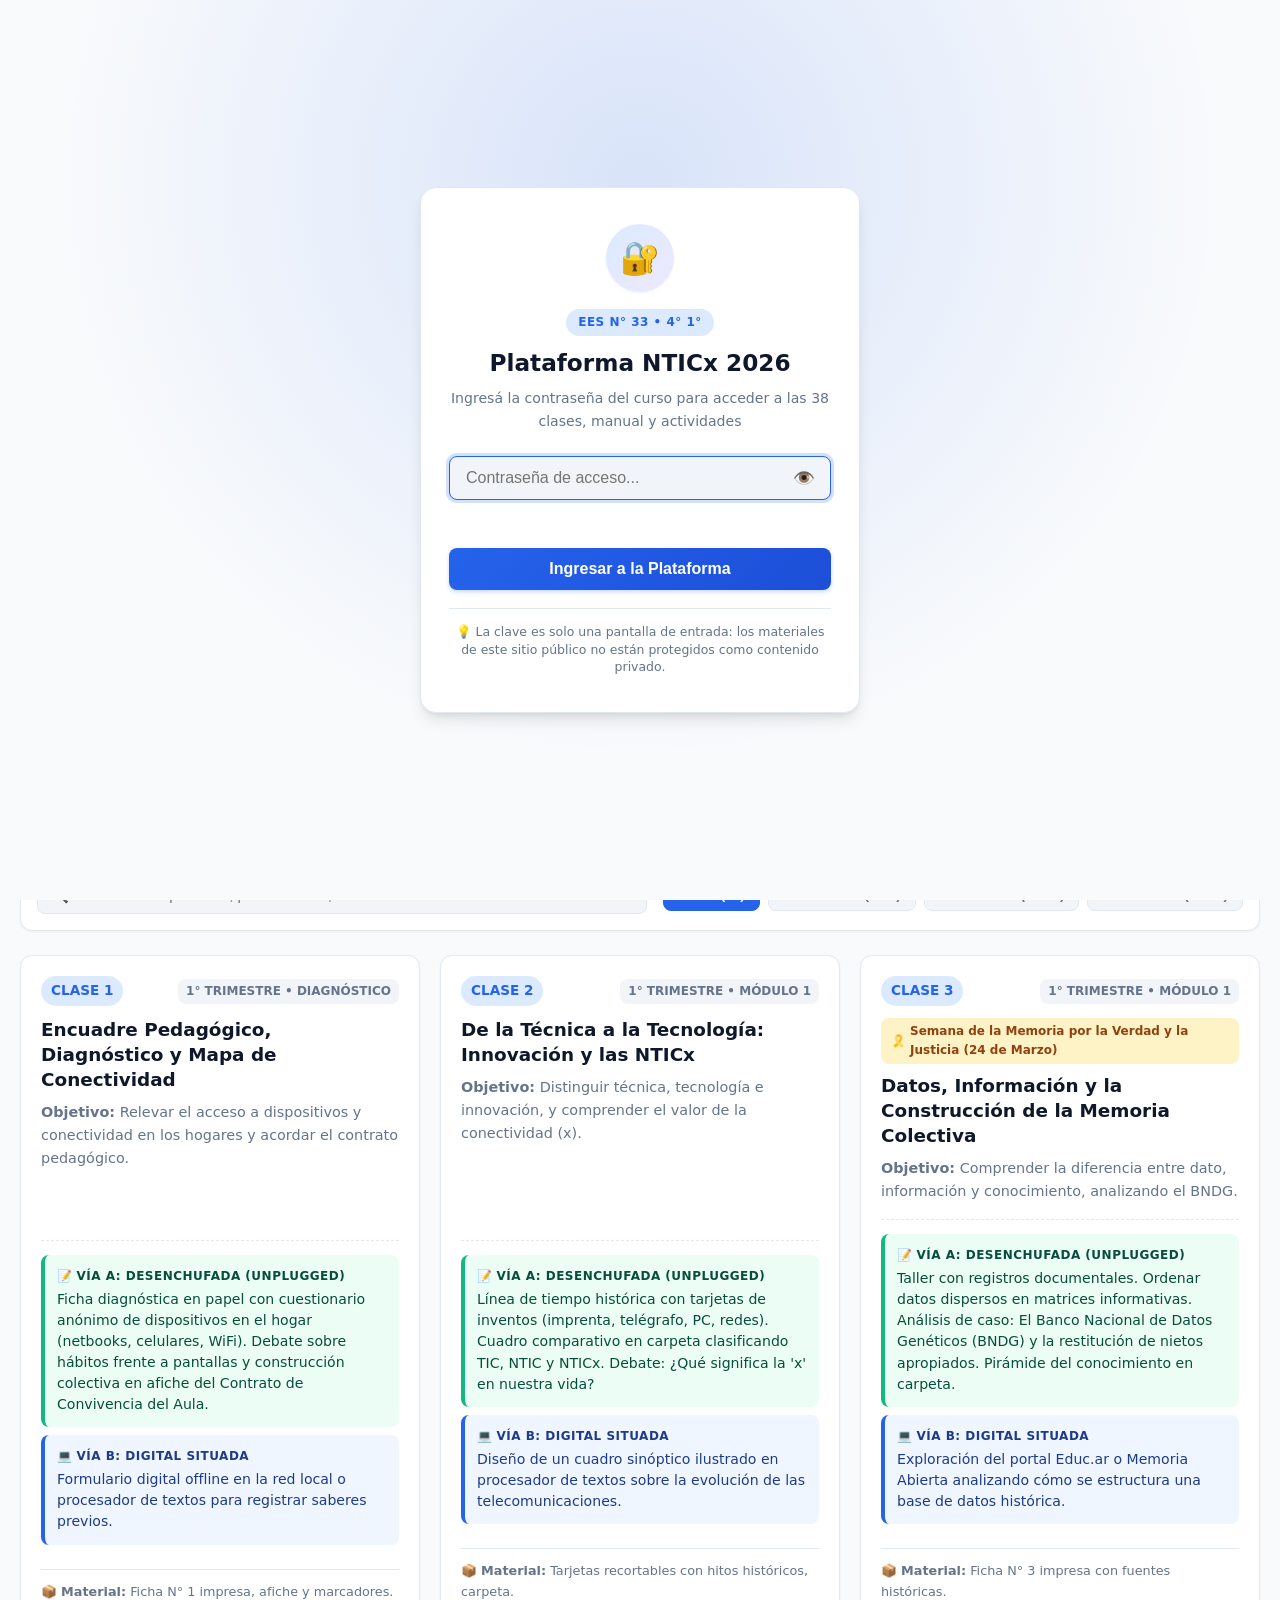
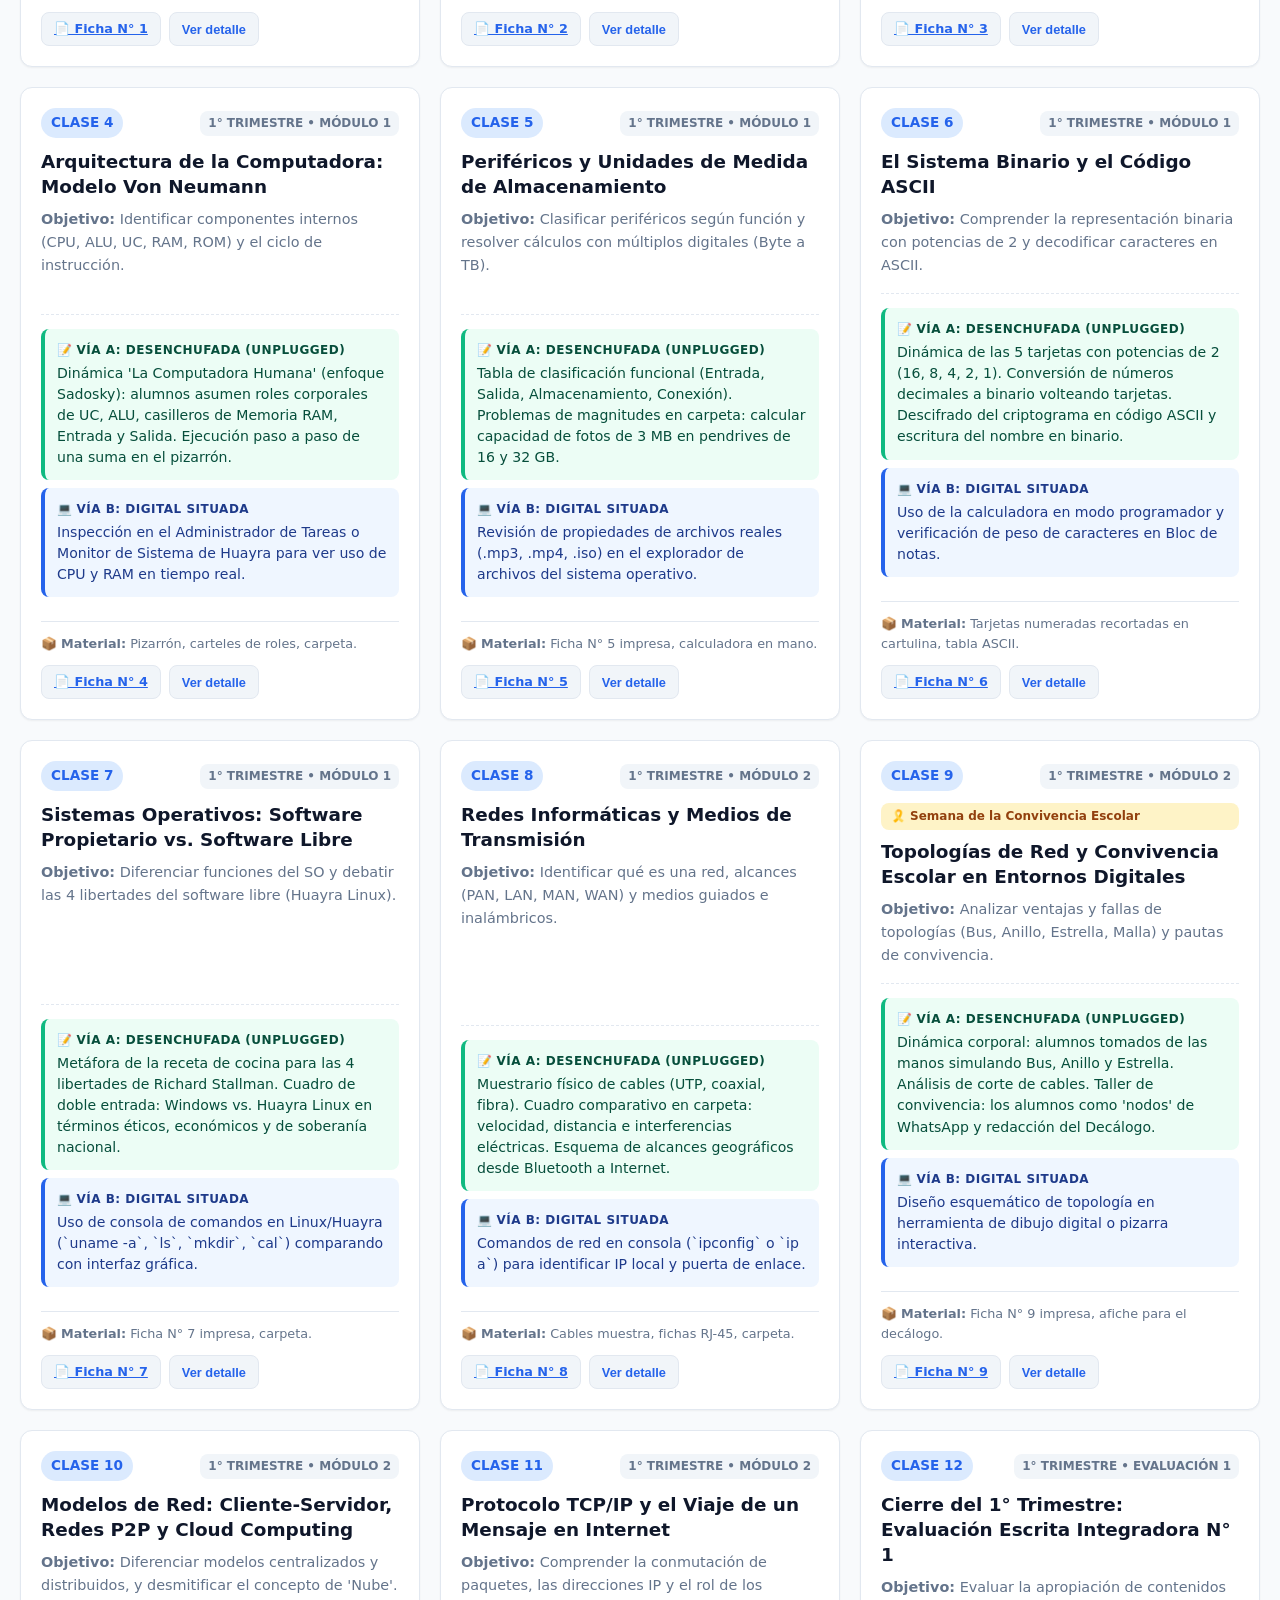
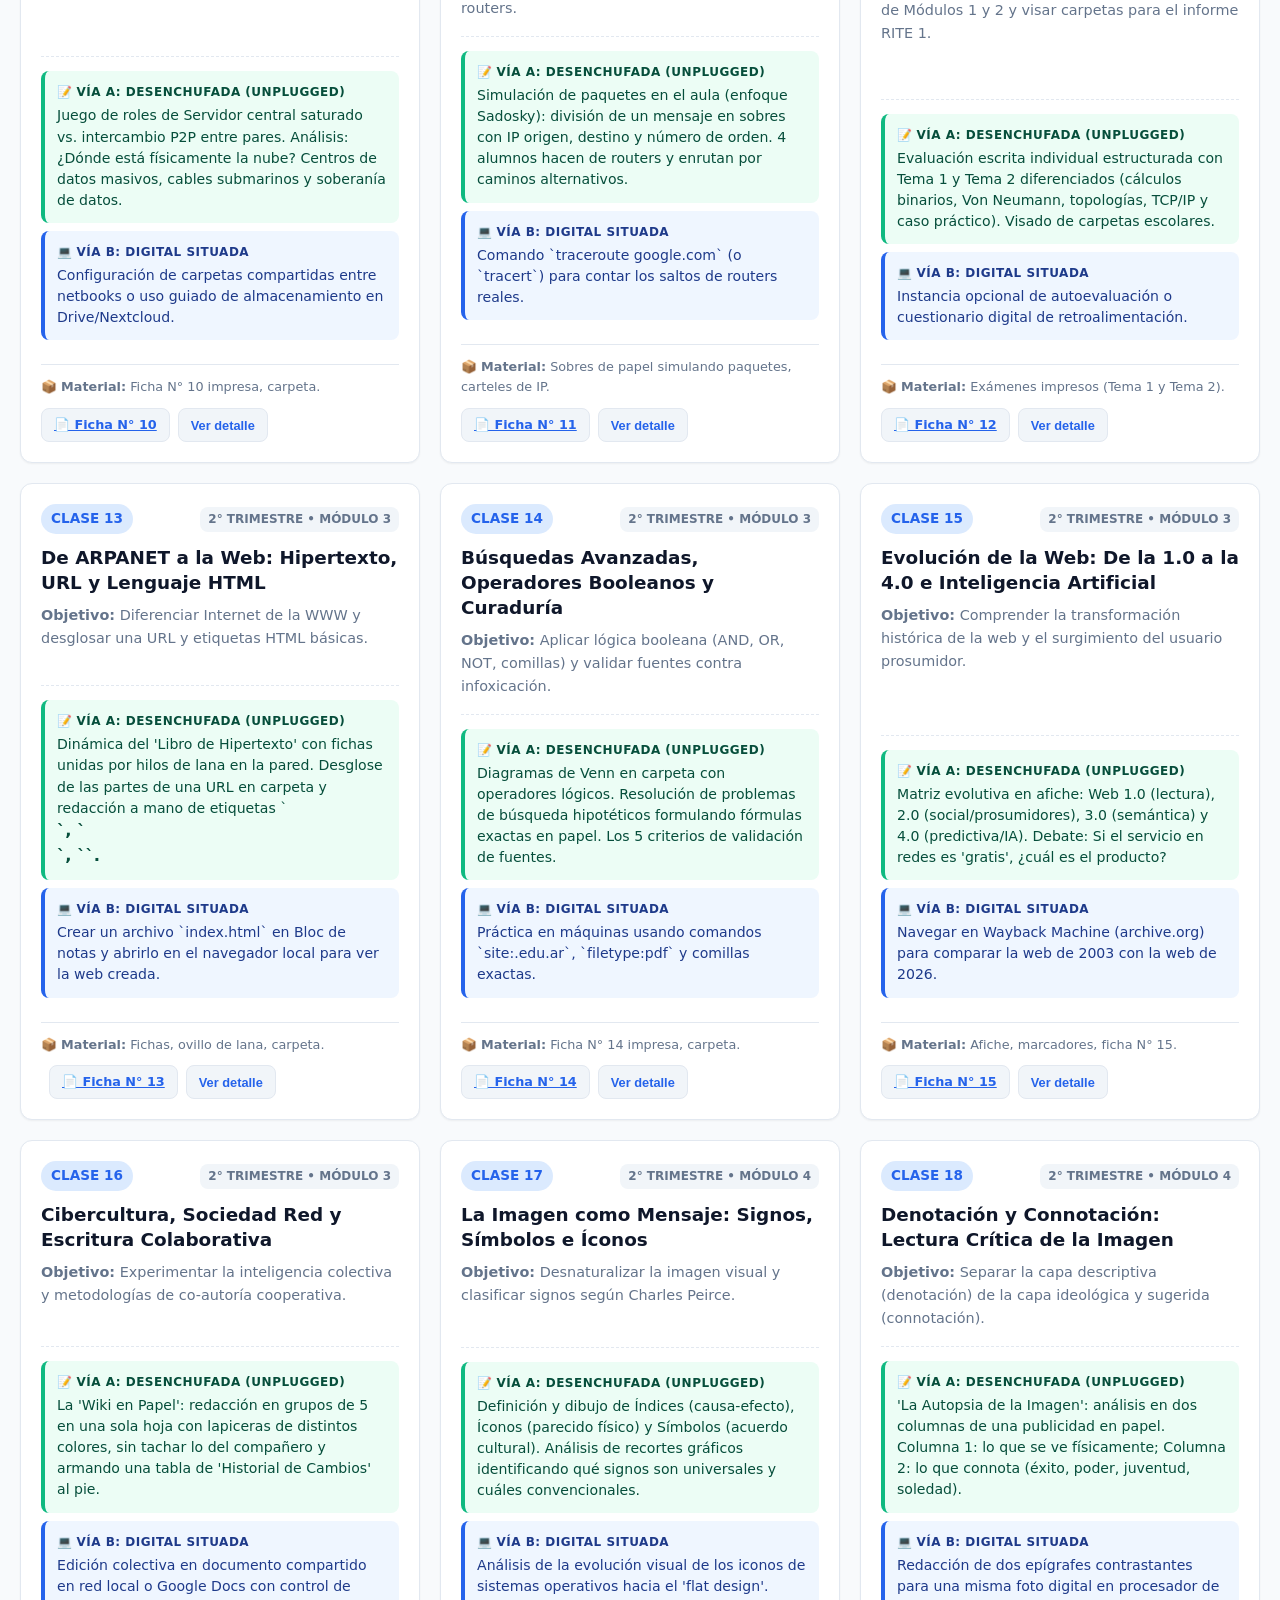
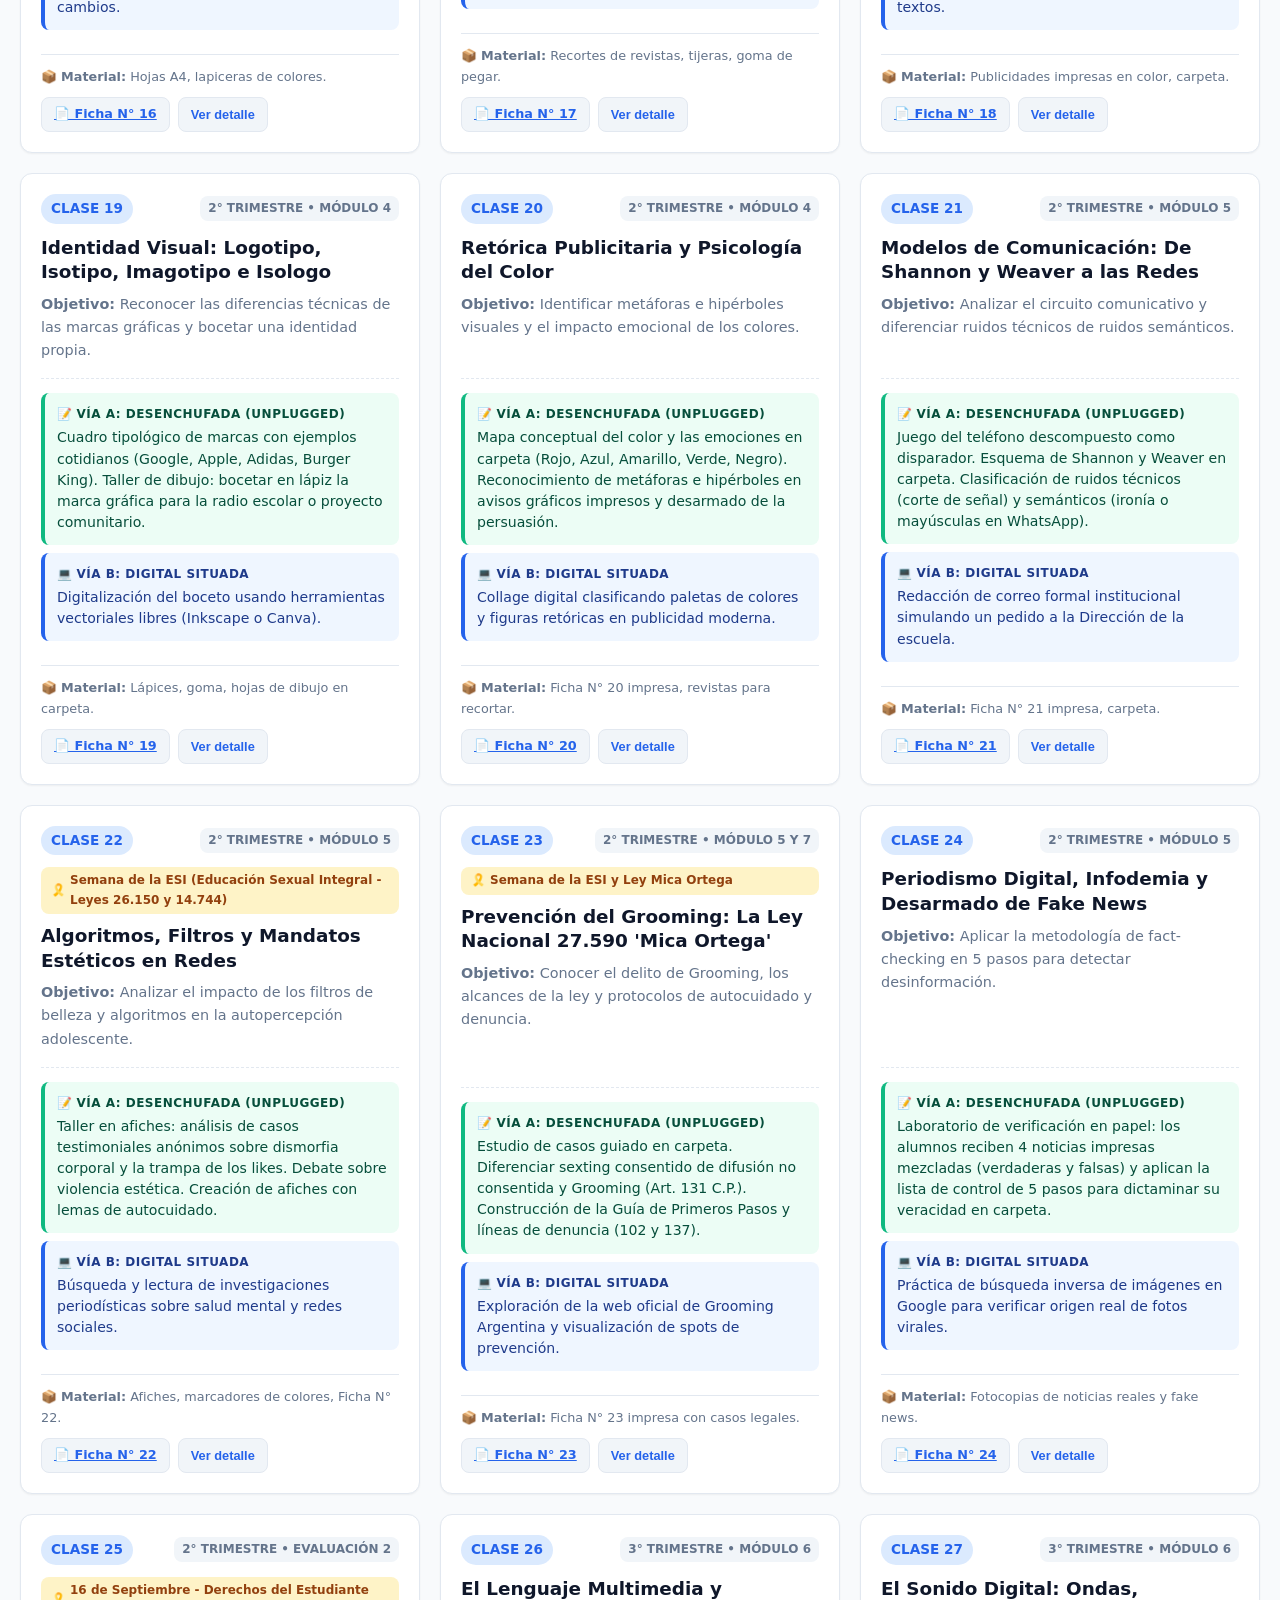
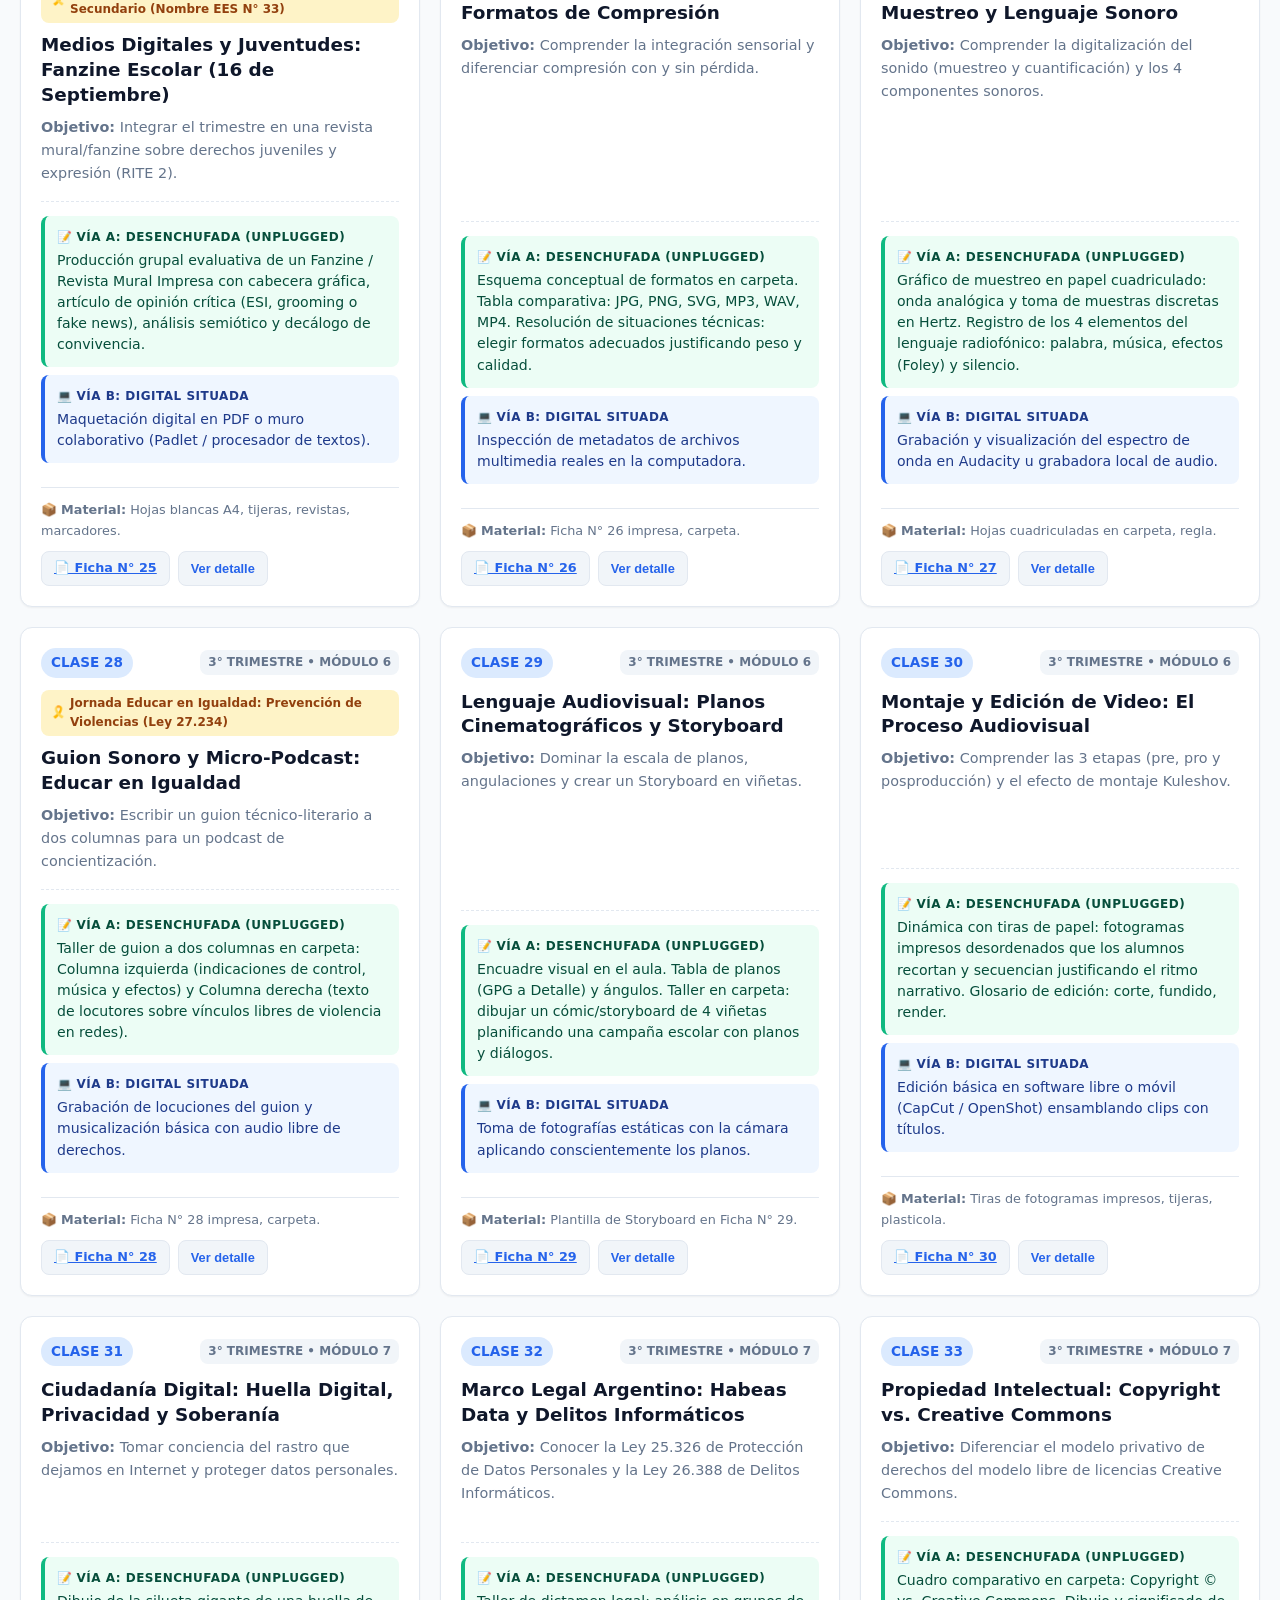
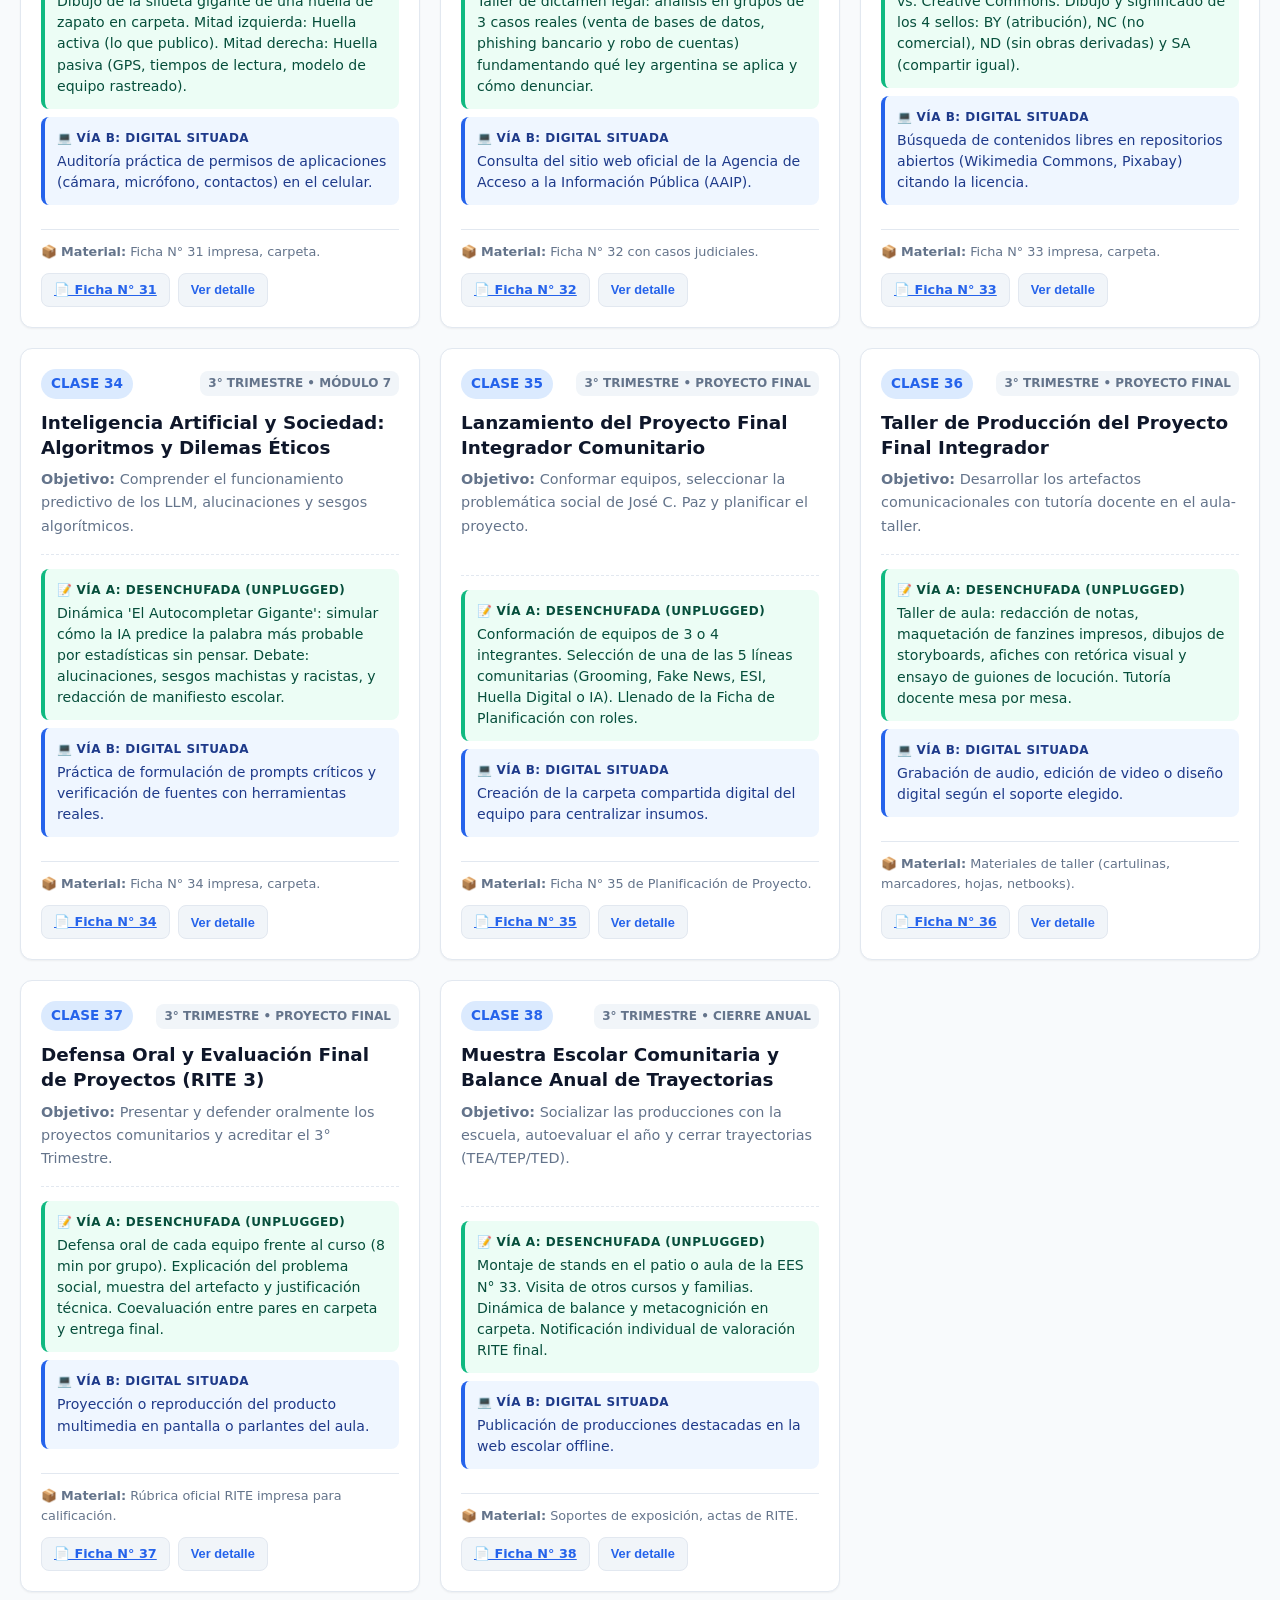
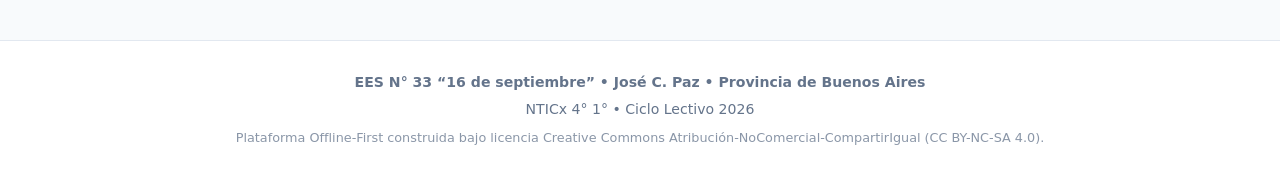
<file: index.html>
<!DOCTYPE html>
<html lang="es">
<head>
  <meta charset="UTF-8">
  <meta name="viewport" content="width=device-width, initial-scale=1.0">
  <title>NTICx 4° Año | EES N° 33 "16 de septiembre" (José C. Paz)</title>
  <meta name="description" content="Plataforma de consulta pedagógica y curricular para la materia NTICx de 4to año. 38 clases con modalidad desenchufada y digital, manual del estudiante, cuadernillo de fichas, evaluaciones y calendario.">
  <meta name="theme-color" content="#2563eb">
  <meta property="og:title" content="NTICx 4° Año | EES N° 33">
  <meta property="og:description" content="38 clases, fichas de actividades, manual, evaluaciones y calendario anual para NTICx.">
  <meta property="og:type" content="website">
  <link rel="icon" href="favicon.svg" type="image/svg+xml">
  <script>document.documentElement.setAttribute('data-theme', location.protocol === 'file:' ? 'light' : (localStorage.getItem('nticx-theme') || 'light'));</script>
  <link rel="stylesheet" href="styles.css">
</head>
<body>
  <div id="offline-status" class="offline-status" role="status" aria-live="polite" hidden></div>

  <!-- PORTAL DE ACCESO / BLOQUEO CON CONTRASEÑA -->
  <div id="auth-gate" class="auth-gate">
    <div class="auth-card" id="auth-card">
      <div class="auth-icon-circle">🔐</div>
      <span class="auth-badge">EES N° 33 • 4° 1°</span>
      <h2 class="auth-title">Plataforma NTICx 2026</h2>
      <p class="auth-subtitle">Ingresá la contraseña del curso para acceder a las 38 clases, manual y actividades</p>

      <form id="auth-form" class="auth-form" onsubmit="event.preventDefault();">
        <div class="auth-input-wrapper">
          <input type="password" id="auth-password-input" class="auth-input" placeholder="Contraseña de acceso..." autocomplete="current-password" required>
          <button type="button" id="auth-toggle-pwd" class="auth-toggle-visibility" title="Mostrar/Ocultar contraseña">👁️</button>
        </div>
        <div id="auth-error-msg" class="auth-error"></div>
        <button type="submit" id="auth-submit-btn" class="auth-submit-btn">Ingresar a la Plataforma</button>
      </form>

      <div class="auth-hint">
        💡 La clave es solo una pantalla de entrada: los materiales de este sitio público no están protegidos como contenido privado.
      </div>
    </div>
  </div>

  <!-- HEADER UNIFICADO -->
  <header class="header-glass">
    <div class="header-container">
      <a href="./" class="brand" aria-label="Plataforma NTICx - EES N° 33">
        <div class="brand-badge">NTICx</div>
        <div class="brand-info">
          <h1>EES N° 33 “16 de septiembre”</h1>
          <p>4° 1° Secundaria • Ciclo Lectivo 2026</p>
        </div>
      </a>

      <!-- NAVEGACIÓN PRINCIPAL -->
      <nav class="header-nav main-nav" aria-label="Navegación principal">
        <button type="button" class="nav-tab-link active" data-tab="tab-clases">
          <span class="nav-icon">📅</span> <span class="nav-text">Clases</span>
        </button>
        <button type="button" class="nav-tab-link" data-tab="tab-cuadernillo">
          <span class="nav-icon">📝</span> <span class="nav-text">Fichas</span>
        </button>
        <a href="actividades.html" class="nav-link">
          <span class="nav-icon">🎮</span> <span class="nav-text">Actividades interactivas</span>
        </a>
        <button type="button" class="nav-tab-link" data-tab="tab-manual">
          <span class="nav-icon">📖</span> <span class="nav-text">Manual</span>
        </button>
        <button type="button" class="nav-tab-link" data-tab="tab-evaluaciones">
          <span class="nav-icon">⚖️</span> <span class="nav-text">Evaluaciones</span>
        </button>
        <button type="button" class="nav-tab-link" data-tab="tab-glosario">
          <span class="nav-icon">🔍</span> <span class="nav-text">Glosario</span>
        </button>
        <button type="button" class="nav-tab-link" data-tab="tab-calendario">
          <span class="nav-icon">🗓️</span> <span class="nav-text">Calendario</span>
        </button>
        <button type="button" class="nav-tab-link" data-tab="tab-docente">
          <span class="nav-icon">👨‍🏫</span> <span class="nav-text">Docente</span>
        </button>
      </nav>

      <div class="header-controls">
        <button id="theme-toggle-btn" class="btn-icon" type="button" title="Cambiar tema">
          <span class="theme-icon">🌙</span> <span class="control-text">Modo Oscuro</span>
        </button>
        <button onclick="window.print()" class="btn-icon" type="button" title="Imprimir pantalla">
          <span>🖨️</span> <span class="control-text">Imprimir</span>
        </button>
        <button id="lock-session-btn" class="btn-icon" type="button" title="Bloquear sesión">
          <span>🔒</span> <span class="control-text">Bloquear</span>
        </button>
      </div>
    </div>
  </header>

  <!-- HERO BANNER INSTITUCIONAL -->
  <section class="hero-banner">
    <div class="hero-content">
      <span class="hero-tag">CICLO LECTIVO 2026 • DGCyE PROVINCIA DE BUENOS AIRES</span>
      <h2 class="hero-title">Nuevas Tecnologías de la Información y la Conectividad</h2>
      <p class="hero-subtitle">
        Recorrido anual de <strong>38 clases</strong> alineado al Diseño Curricular DGCyE de <strong>siete módulos</strong>, con <strong>Doble Vía Pedagógica</strong>: actividades desenchufadas garantizadas y alternativas digitales situadas.
      </p>

      <div class="hero-meta-pills">
        <span class="hero-pill">💻 7 Módulos Curriculares</span>
        <span class="hero-pill">⏱️ 38 Clases de 2 Horas</span>
        <span class="hero-pill">🧩 Didáctica Sadosky Unplugged</span>
        <span class="hero-pill">📚 Manual Maipué Integrado</span>
        <span class="hero-pill">🎗️ ESI, Memoria y Grooming (Ley 27.590)</span>
      </div>
    </div>
  </section>

  <!-- PESTAÑAS SECUNDARIAS -->
  <nav class="nav-tabs-container">
    <div class="nav-tabs" role="tablist" aria-label="Secciones de la plataforma">
      <button class="tab-btn active" type="button" role="tab" aria-selected="true" aria-controls="tab-clases" data-target="tab-clases">
        <span>📅</span> Clases (1 a 38)
      </button>
      <button class="tab-btn" type="button" role="tab" aria-selected="false" aria-controls="tab-cuadernillo" data-target="tab-cuadernillo">
        <span>📝</span> Fichas de Actividades
      </button>
      <button class="tab-btn" type="button" role="tab" aria-selected="false" aria-controls="tab-manual" data-target="tab-manual">
        <span>📖</span> Manual del Estudiante
      </button>
      <button class="tab-btn" type="button" role="tab" aria-selected="false" aria-controls="tab-evaluaciones" data-target="tab-evaluaciones">
        <span>⚖️</span> Evaluaciones y RITE
      </button>
      <button class="tab-btn" type="button" role="tab" aria-selected="false" aria-controls="tab-glosario" data-target="tab-glosario">
        <span>🔍</span> Glosario Técnico
      </button>
      <button class="tab-btn" type="button" role="tab" aria-selected="false" aria-controls="tab-calendario" data-target="tab-calendario">
        <span>🗓️</span> Calendario 2026
      </button>
      <button class="tab-btn" type="button" role="tab" aria-selected="false" aria-controls="tab-docente" data-target="tab-docente">
        <span>👨‍🏫</span> Marco Docente
      </button>
    </div>
  </nav>

  <!-- CONTENIDO PRINCIPAL -->
  <main class="main-container">

    <!-- TAB 1: CLASES Y CRONOGRAMA MAESTRO -->
    <section id="tab-clases" class="tab-content active" role="tabpanel">
      <div class="curriculum-map">
        <h2>🎮 Actividades interactivas</h2>
        <p>Practicá los contenidos de los siete módulos con actividades y cuestionarios de autoevaluación.</p>
        <a href="actividades.html" class="btn-detail">Abrir actividades interactivas →</a>
      </div>
      <!-- BANNER DE DOBLE VÍA -->
      <div class="dual-mode-banner">
        <div class="dual-mode-info">
          <h3><span>⚡</span> Enfoque de Doble Vía Pedagógica</h3>
          <p>Elegí qué actividades visualizar según el estado del aula hoy (computadoras y conectividad disponibles):</p>
        </div>
        <div class="mode-switch-group">
          <button class="mode-switch-btn active" data-mode="both">Ambas Vías</button>
          <button class="mode-switch-btn" data-mode="unplugged">📝 Solo Desenchufada</button>
          <button class="mode-switch-btn" data-mode="digital">💻 Solo Digital</button>
        </div>
      </div>

      <!-- BARRA DE FILTROS Y BÚSQUEDA -->
      <div class="toolbar">
        <div class="search-box">
          <span class="search-icon">🔍</span>
          <input type="text" id="class-search-input" class="search-input" placeholder="Buscar clase por tema, palabra clave, efeméride o software...">
        </div>

        <div class="filter-group">
          <button class="filter-btn active" data-trim="todos">Todas (38)</button>
          <button class="filter-btn" data-trim="1">1° Trimestre (1-12)</button>
          <button class="filter-btn" data-trim="2">2° Trimestre (13-25)</button>
          <button class="filter-btn" data-trim="3">3° Trimestre (26-38)</button>
        </div>
      </div>

      <!-- GRILLA DINÁMICA DE CLASES -->
      <div id="classes-container" class="classes-grid">
        <!-- Renderizado dinámico vía app.js -->
      </div>
    </section>

    <!-- TAB 2: CUADERNILLO Y FICHAS DE TRABAJO -->
    <section id="tab-cuadernillo" class="tab-content" role="tabpanel">
      <div style="background: var(--bg-card); border: 1px solid var(--border-color); border-radius: var(--radius-md); padding: 24px; margin-bottom: 24px; box-shadow: var(--shadow-sm);">
        <h2 style="color: var(--primary); margin-bottom: 8px;">📝 Cuadernillo y Fichas de Actividades (1 a 38)</h2>
        <p style="color: var(--text-muted); margin-bottom: 16px; line-height: 1.6;">
          Cada clase cuenta con su ficha individual homologada para resolver en la carpeta física de hojas N° 3 o cuaderno. Todas las actividades están diseñadas para resolverse sin necesidad obligatoria de computadoras o Internet.
        </p>

        <div style="display: flex; gap: 10px; flex-wrap: wrap;">
          <a href="documento.html?archivo=04_Cuadernillo_Actividades/Cuadernillo_Actividades_38_Clases.md" class="btn-icon">
            <span>📖</span> Abrir Cuadernillo Completo (38 Fichas)
          </a>
          <a href="documento.html?archivo=03_Guia_Estudiantes/Manual_Estudiante_NTICX.md" class="btn-icon">
            <span>📚</span> Manual del Estudiante
          </a>
          <button onclick="window.print()" class="btn-icon" type="button">
            <span>🖨️</span> Imprimir para Fotocopias
          </button>
        </div>
      </div>

      <!-- BARRA DE BÚSQUEDA Y FILTRO DE FICHAS -->
      <div class="materials-toolbar">
        <div class="materials-search-row">
          <input type="search" id="fichas-search-input" class="materials-search-input" placeholder="🔍 Buscar ficha por tema, palabra clave o número (ej. binario, von neumann, grooming, ficha 12)..." aria-label="Buscar fichas">
        </div>
        <div class="materials-filter-chips" role="group" aria-label="Filtrar fichas por trimestre">
          <button type="button" class="filter-chip-btn fichas-chip-btn active" data-filter="todos">Todas las Fichas (38)</button>
          <button type="button" class="filter-chip-btn fichas-chip-btn" data-filter="1">1° Trimestre (Fichas 1 a 12)</button>
          <button type="button" class="filter-chip-btn fichas-chip-btn" data-filter="2">2° Trimestre (Fichas 13 a 25)</button>
          <button type="button" class="filter-chip-btn fichas-chip-btn" data-filter="3">3° Trimestre (Fichas 26 a 38)</button>
        </div>
      </div>

      <!-- GRILLA DINÁMICA DE LAS 38 FICHAS -->
      <div id="fichas-grid-container" class="resource-cards-grid">
        <!-- Renderizado dinámico vía app.js -->
      </div>
    </section>

    <!-- TAB 3: MANUAL TEÓRICO DEL ESTUDIANTE -->
    <section id="tab-manual" class="tab-content" role="tabpanel">
      <section class="curriculum-map" aria-labelledby="curriculum-map-title">
        <h2 id="curriculum-map-title">Los siete módulos del Diseño Curricular DGCyE</h2>
        <p>La Alfabetización Digital-Informacional articula dimensiones tecnológicas, comunicativas y sociales con una mirada crítica. El proyecto integrador funciona como cierre que recupera estos módulos; no es un octavo módulo curricular.</p>
        <ol class="curriculum-module-list">
          <li>Informática-computacional</li>
          <li>Redes digitales de información</li>
          <li>Manejo de la información</li>
          <li>Componentes de imagen visual</li>
          <li>Medios digitales de comunicación y colaboración</li>
          <li>Multimedia</li>
          <li>Ciudadanía digital</li>
        </ol>
        <div class="curriculum-extension">
          <h3>Actualizaciones complementarias, no excluyentes</h3>
          <p>Se pueden integrar, sin reemplazar los saberes curriculares: verificación de contenidos sintéticos y deepfakes; privacidad, huella y seguridad frente a engaños digitales; sesgos y límites de la IA generativa; accesibilidad (subtítulos, texto alternativo y contraste) y bienestar en entornos digitales.</p>
          <p><strong>También sin Internet:</strong> análisis con capturas y fuentes impresas, simulación en papel de recomendaciones algorítmicas y listas de cotejo para revisar privacidad y accesibilidad.</p>
        </div>
      </section>
      <div class="manual-grid">
        <aside class="manual-sidebar">
          <div class="manual-nav-title">Módulos del Manual</div>
          <ul id="manual-nav" class="manual-nav-list">
            <!-- Items generados en app.js -->
          </ul>
        </aside>

        <article id="manual-viewer" class="manual-viewer">
          <!-- Contenido del módulo seleccionado -->
        </article>
      </div>
    </section>

    <!-- TAB 4: EVALUACIONES Y RÉGIMEN RITE -->
    <section id="tab-evaluaciones" class="tab-content" role="tabpanel">
      <div style="margin-bottom: 24px;">
        <h2 style="color: var(--primary); margin-bottom: 6px;">⚖️ Sistema de Evaluación y Acreditación de Trayectorias</h2>
        <p style="color: var(--text-muted);">
          Régimen académico oficial de la Provincia de Buenos Aires (DGCyE): Evaluación formativa, procesual y continua.
        </p>
      </div>

      <div class="eval-card-grid">
        <div class="eval-card">
          <span class="eval-card-badge">CLASE 1 • INICIAL</span>
          <h3>Evaluación Diagnóstica</h3>
          <p>Relevamiento de saberes previos, encuesta anónima de dispositivos y conectividad en los hogares de José C. Paz, y firma del contrato pedagógico.</p>
          <a href="documento.html?archivo=05_Evaluaciones/Evaluacion_Diagnostica_Inicial.md" class="btn-detail" style="text-align: center; text-decoration: none;">Ver instrumento →</a>
        </div>

        <div class="eval-card">
          <span class="eval-card-badge">CLASE 12 • 1° TRIMESTRE</span>
          <h3>Evaluación Escrita Integradora N° 1</h3>
          <p>Examen estructurado con Tema 1 y Tema 2 diferenciados: Von Neumann, sistema binario, unidades de almacenamiento, software libre y redes TCP/IP.</p>
          <div style="display:flex; gap:6px; margin-top:auto;">
            <a href="documento.html?archivo=05_Evaluaciones/Evaluacion_Trimestral_1.md&vista=estudiantes" class="btn-detail" style="flex:1; text-align: center; text-decoration: none;">Estudiantes</a>
            <a href="documento.html?archivo=05_Evaluaciones/Evaluacion_Trimestral_1.md&audiencia=docente" class="btn-detail" style="flex:1; text-align: center; text-decoration: none;">Docente RITE</a>
          </div>
        </div>

        <div class="eval-card">
          <span class="eval-card-badge">CLASE 25 • 2° TRIMESTRE</span>
          <h3>Trabajo Práctico Evaluativo N° 2</h3>
          <p>Producción comunicacional en grupos conmemorando el 16 de Septiembre. Integra diseño de marcas, artículo con ESI / Ley Mica Ortega y análisis semiótico.</p>
          <a href="documento.html?archivo=05_Evaluaciones/Trabajo_Practico_Evaluativo_2.md" class="btn-detail" style="text-align: center; text-decoration: none;">Ver pautas y rúbrica →</a>
        </div>

        <div class="eval-card">
          <span class="eval-card-badge">CLASES 35 A 38 • 3° TRIMESTRE</span>
          <h3>Proyecto Final Integrador (ABP)</h3>
          <p>Campaña sociocomunitaria sobre problemáticas de José C. Paz (Grooming, Fake News, ESI o Privacidad). Guion previo, producto multimedia, defensa oral y acreditación RITE.</p>
          <a href="documento.html?archivo=05_Evaluaciones/Proyecto_Integrador_Anual_3.md" class="btn-detail" style="text-align: center; text-decoration: none;">Ver proyecto y rúbrica →</a>
        </div>
      </div>

      <!-- RITE BANNER -->
      <div class="rite-banner">
        <h3>📋 Escala Oficial de Valoración de Trayectorias (RITE)</h3>
        <div class="rite-grid">
          <div class="rite-box tea">
            <h4 style="font-weight: 800; margin-bottom: 4px;">TEA</h4>
            <p><strong>Trayectoria Educativa Avanzada:</strong> Estudiantes que alcanzaron los aprendizajes prioritarios con autonomía, regularidad activa y fundamentación sólida.</p>
          </div>
          <div class="rite-box tep">
            <h4 style="font-weight: 800; margin-bottom: 4px;">TEP</h4>
            <p><strong>Trayectoria Educativa en Proceso:</strong> Estudiantes que requieren instancias de intensificación para afianzar contenidos teóricos o completar fichas de actividades.</p>
          </div>
          <div class="rite-box ted">
            <h4 style="font-weight: 800; margin-bottom: 4px;">TED</h4>
            <p><strong>Trayectoria Educativa Discontinua:</strong> Estudiantes con escasa vinculación o aprendizajes no alcanzados. Requieren plan intensivo focalizado en diciembre y febrero.</p>
          </div>
        </div>
      </div>
    </section>

    <!-- TAB 5: GLOSARIO TÉCNICO INTERACTIVO -->
    <section id="tab-glosario" class="tab-content" role="tabpanel">
      <div class="toolbar">
        <div class="search-box">
          <span class="search-icon">🔍</span>
          <input type="text" id="glossary-search-input" class="search-input" placeholder="Buscar término técnico (ej: ALU, Grooming, Habeas Data, TCP/IP, Bit)...">
        </div>
      </div>

      <div id="glossary-container" class="glossary-grid">
        <!-- Generado en app.js -->
      </div>
    </section>

    <!-- TAB 6: CALENDARIO ESCOLAR ANUAL 2026 -->
    <section id="tab-calendario" class="tab-content" role="tabpanel">
      <div style="background: var(--bg-card); border: 1px solid var(--border-color); border-radius: var(--radius-md); padding: 24px; margin-bottom: 24px; box-shadow: var(--shadow-sm);">
        <h2 style="color: var(--primary); margin-bottom: 6px;">🗓️ Calendario Escolar y Planificación Anual 2026</h2>
        <p style="color: var(--text-muted); line-height: 1.6;">
          Fechas generales del calendario escolar 2026 en la Provincia de Buenos Aires (DGCyE), con feriados, días no laborables y receso. La secuencia de NTICx se organiza en tres trimestres y no se debe confundir con estos períodos cuatrimestrales del calendario escolar.
        </p>
      </div>

      <div class="calendar-info" aria-label="Hitos del ciclo lectivo 2026">
        <div class="calendar-period first">
          <strong>1° cuatrimestre</strong>
          <span>2 de marzo al 17 de julio</span>
        </div>
        <div class="calendar-period second">
          <strong>2° cuatrimestre</strong>
          <span>3 de agosto al 22 de diciembre</span>
        </div>
        <div class="calendar-period recess">
          <strong>Receso invernal</strong>
          <span>20 al 31 de julio</span>
        </div>
      </div>

      <p class="calendar-legend">
        <span class="legend-item holiday"></span> Feriado o día turístico 
        <span class="legend-item period-start"></span> Inicio de cuatrimestre 
        <span class="legend-item period-end"></span> Fin de cuatrimestre
      </p>
      <p class="calendar-curriculum-note"><strong>Para NTICx:</strong> las clases y evaluaciones de la materia están agrupadas en tres trimestres (clases 1–12, 13–25 y 26–38). Las fechas de inicio y cierre que se muestran arriba corresponden al calendario escolar provincial.</p>

      <div id="calendar-grid" class="calendar-grid" aria-label="Calendario del año 2026">
        <!-- Renderizado dinámico vía app.js -->
      </div>

      <p class="calendar-source">
        Fechas escolares según el <a href="https://www.argentina.gob.ar/capital-humano/educacion/calendario-escolar-2026" target="_blank" rel="noopener noreferrer">Calendario Escolar 2026</a> y feriados oficiales según <a href="https://www.argentina.gob.ar/feriados" target="_blank" rel="noopener noreferrer">Argentina.gob.ar</a>.
      </p>
    </section>

    <!-- TAB 7: MARCO DOCENTE Y NORMATIVO -->
    <section id="tab-docente" class="tab-content" role="tabpanel">
      <div style="background: var(--bg-card); border: 1px solid var(--border-color); border-radius: var(--radius-md); padding: 28px; box-shadow: var(--shadow-sm);">
        <h2 style="color: var(--primary); margin-bottom: 12px;">👨‍🏫 Marco Didáctico y Planificación Curricular</h2>
        
        <p style="margin-bottom: 20px; line-height: 1.7;">
          Esta propuesta pedagógica está planificada para el espacio curricular <strong>NTICx de 4° año</strong> de la Escuela Secundaria bonaerense, bajo las pautas de la Dirección General de Cultura y Educación (DGCyE, Resolución 2496/07 y Diseño Curricular para ES4).
        </p>

        <div class="resource-cards-grid" style="margin-bottom: 28px;">
          <a class="card-item-modern" href="documento.html?archivo=02_Guia_Docente/Guia_Docente_NTICX.md&audiencia=docente">
            <div class="card-item-header">
              <span class="badge-num-pill doc">Orientaciones</span>
              <span class="card-item-module">Didáctica y RITE</span>
            </div>
            <h3 class="card-item-title">Guía Docente de NTICx</h3>
            <p class="card-item-desc">Estrategias para el aula-taller desenchufada, manejo de la brecha digital, abordaje de temas sensibles y rúbricas RITE.</p>
            <div class="card-item-footer">
              <span>👨‍🏫 Equipo Docente</span>
              <span class="action-cue">Abrir guía →</span>
            </div>
          </a>

          <a class="card-item-modern" href="documento.html?archivo=01_Planificacion_y_Cronograma/Planificacion_Anual_NTICX_2026_Actualizada.md&audiencia=docente">
            <div class="card-item-header">
              <span class="badge-num-pill doc">Plan Curricular</span>
              <span class="card-item-module">Ciclo 2026</span>
            </div>
            <h3 class="card-item-title">Planificación Anual de NTICx</h3>
            <p class="card-item-desc">Fundamentación, objetivos de aprendizaje, contenidos por trimestre, criterios de evaluación y articulación institucional.</p>
            <div class="card-item-footer">
              <span>👨‍🏫 Equipo Docente</span>
              <span class="action-cue">Abrir plan →</span>
            </div>
          </a>

          <a class="card-item-modern" href="documento.html?archivo=01_Planificacion_y_Cronograma/Cronograma_Maestro_38_Clases.md&audiencia=docente">
            <div class="card-item-header">
              <span class="badge-num-pill doc">Cronograma</span>
              <span class="card-item-module">38 Clases</span>
            </div>
            <h3 class="card-item-title">Cronograma Maestro de Clases</h3>
            <p class="card-item-desc">Distribución temporal semana por semana, correlación con el calendario bonaerense, feriados y semanas especiales.</p>
            <div class="card-item-footer">
              <span>👨‍🏫 Equipo Docente</span>
              <span class="action-cue">Abrir cronograma →</span>
            </div>
          </a>

          <a class="card-item-modern" href="Diseño_Curricular/tic_4_final_web.pdf" target="_blank" rel="noopener noreferrer">
            <div class="card-item-header">
              <span class="badge-num-pill doc">DGCyE PBA</span>
              <span class="card-item-module">Diseño Curricular oficial</span>
            </div>
            <h3 class="card-item-title">Diseño Curricular para ES4</h3>
            <p class="card-item-desc">Marco curricular oficial de la materia NTICx expedido por la Provincia de Buenos Aires (PDF descargable).</p>
            <div class="card-item-footer">
              <span>📑 Documento Oficial</span>
              <span class="action-cue">Descargar PDF ↗</span>
            </div>
          </a>
        </div>

        <h3 style="font-size: 1.15rem; margin: 24px 0 12px; color: var(--accent);">📚 Bibliografía, Fuentes y Recursos Educativos Abiertos (REA)</h3>
        
        <div class="resource-cards-grid" style="margin-bottom: 24px;">
          <a class="card-item-modern" href="documento.html?archivo=Bibliografía/INVESTIGACION_EXHAUSTIVA_RECURSOS_NTICX.md&audiencia=docente">
            <div class="card-item-header">
              <span class="badge-num-pill doc">Investigación 2026</span>
              <span class="card-item-module">Marco Transnacional</span>
            </div>
            <h3 class="card-item-title">Investigación Exhaustiva de Recursos NTICx</h3>
            <p class="card-item-desc">Relevamiento de portales oficiales (Teach Computing, Code.org, EDIA, Ceibal, UNESCO) y actividades duales offline/online.</p>
            <div class="card-item-footer">
              <span>🌐 Enfoque Dual</span>
              <span class="action-cue">Leer informe →</span>
            </div>
          </a>

          <a class="card-item-modern" href="documento.html?archivo=Bibliografía/FUENTES_Y_ENLACES_GENERALES.md&audiencia=docente">
            <div class="card-item-header">
              <span class="badge-num-pill doc">Catálogo Maestro</span>
              <span class="card-item-module">Repositorios Globales</span>
            </div>
            <h3 class="card-item-title">Catálogo Global de Enlaces y Fuentes</h3>
            <p class="card-item-desc">Índice maestro de enlaces directos clasificados para los 7 módulos y comparativa de marcos curriculares.</p>
            <div class="card-item-footer">
              <span>📋 Catálogo Completo</span>
              <span class="action-cue">Abrir catálogo →</span>
            </div>
          </a>
        </div>

        <div style="background: var(--bg-card-alt); border: 1px solid var(--border-color); border-radius: var(--radius-sm); padding: 18px; margin-bottom: 24px;">
          <h4 style="margin: 0 0 10px; color: var(--primary); font-size: 1rem;">📁 Fichas de Bibliografía y Recursos por Módulo (1 a 7):</h4>
          <div style="display: grid; grid-template-columns: repeat(auto-fit, minmax(240px, 1fr)); gap: 10px;">
            <a href="documento.html?archivo=Bibliografía/01_Modulo_1_Alfabetizacion_Computacional/recursos.md" class="btn-detail" style="text-decoration:none; text-align:left; font-size:0.85rem;">💻 Módulo 1: Computacional (REA)</a>
            <a href="documento.html?archivo=Bibliografía/02_Modulo_2_Redes_Digitales/recursos.md" class="btn-detail" style="text-decoration:none; text-align:left; font-size:0.85rem;">🌐 Módulo 2: Redes Digitales (REA)</a>
            <a href="documento.html?archivo=Bibliografía/03_Modulo_3_Manejo_Informacion/recursos.md" class="btn-detail" style="text-decoration:none; text-align:left; font-size:0.85rem;">🔍 Módulo 3: Manejo Información (REA)</a>
            <a href="documento.html?archivo=Bibliografía/04_Modulo_4_Imagen_Visual/recursos.md" class="btn-detail" style="text-decoration:none; text-align:left; font-size:0.85rem;">🎨 Módulo 4: Imagen Visual (REA)</a>
            <a href="documento.html?archivo=Bibliografía/05_Modulo_5_Medios_Comunicacion_y_ESI/recursos.md" class="btn-detail" style="text-decoration:none; text-align:left; font-size:0.85rem;">📢 Módulo 5: Medios y ESI (REA)</a>
            <a href="documento.html?archivo=Bibliografía/06_Modulo_6_Multimedia/recursos.md" class="btn-detail" style="text-decoration:none; text-align:left; font-size:0.85rem;">🎬 Módulo 6: Multimedia (REA)</a>
            <a href="documento.html?archivo=Bibliografía/07_Modulo_7_Ciudadania_Digital_e_IA/recursos.md" class="btn-detail" style="text-decoration:none; text-align:left; font-size:0.85rem;">⚖️ Módulo 7: Ciudadanía e IA (REA)</a>
          </div>
        </div>

        <ul style="margin-left: 20px; margin-bottom: 24px; line-height: 1.8;">
          <li><strong>DGCyE (2010):</strong> <em>Diseño Curricular para ES4: Nuevas Tecnologías de la Información y la Conectividad</em>. La Plata.</li>
          <li><strong>Fundación Sadosky (2018):</strong> <em>Ciencias de la Computación para el aula: 1° y 2° Ciclo de Educación Secundaria</em>. Colección de didáctica desenchufada.</li>
          <li><strong>Andrada, Ana María (2015):</strong> <em>NTICx: Dispositivos, saberes y prácticas</em>. Editorial Maipué (Manual de referencia oficial en PBA). <a href="Bibliografía/ntix_cropped.pdf" target="_blank" rel="noopener noreferrer" style="color:var(--primary); font-weight:700;">[Descargar PDF]</a></li>
          <li><strong>Marco Legal Nacional y Provincial:</strong> Ley 25.326 (Habeas Data), Ley 26.388 (Delitos Informáticos), Ley 26.150 y 14.744 (ESI), Ley 27.590 (Prevención del Grooming - Mica Ortega) y Ley 27.234 (Educar en Igualdad).</li>
        </ul>

        <h3 style="font-size: 1.15rem; margin: 20px 0 8px; color: var(--success);">🛡️ Protocolo Escolar ante Vulneración de Derechos Digitales</h3>
        <p style="margin-bottom: 16px;">
          Ante sospechas o relatos de estudiantes sobre situaciones de acoso digital, grooming o violencia estética en redes:
        </p>
        <div style="background: var(--bg-card-alt); border-left: 4px solid var(--danger); padding: 16px; border-radius: 0 var(--radius-sm) var(--radius-sm) 0;">
          <p><strong>1. Escucha y contención:</strong> Jamás culpabilizar a la víctima ni emitir juicios morales.</p>
          <p><strong>2. Preservar evidencias:</strong> Indicar no borrar chats, audios, fotos ni capturas de pantalla.</p>
          <p><strong>3. Intervención institucional:</strong> Dar aviso inmediato al Equipo Directivo y al EOE (Equipo de Orientación Escolar).</p>
          <p><strong>4. Líneas de denuncia y asesoramiento gratuitas:</strong> Línea <strong>102</strong> (Niñez y Adolescencia) y Línea <strong>137</strong> (Violencia Familiar y Sexual).</p>
        </div>
      </div>
    </section>

  </main>

  <!-- MODAL DE DETALLE DE CLASE -->
  <div id="modal-overlay" class="modal-overlay">
    <div class="modal-content">
      <button id="modal-close-btn" class="modal-close-btn" title="Cerrar modal">✕</button>
      <div id="modal-body">
        <!-- Inyectado dinámicamente vía app.js -->
      </div>
    </div>
  </div>

  <!-- FOOTER INSTITUCIONAL -->
  <footer class="site-footer">
    <p><strong>EES N° 33 “16 de septiembre” • José C. Paz • Provincia de Buenos Aires</strong></p>
    <p style="margin-top: 4px;">NTICx 4° 1° • Ciclo Lectivo 2026</p>
    <p style="margin-top: 8px; font-size: 0.8rem; opacity: 0.75;">
      Plataforma Offline-First construida bajo licencia Creative Commons Atribución-NoComercial-CompartirIgual (CC BY-NC-SA 4.0).
    </p>
  </footer>

  <!-- SCRIPTS -->
  <script src="data.js"></script>
  <script src="theme.js"></script>
  <script src="app.js"></script>
  <script src="offline.js"></script>
</body>
</html>
</file>
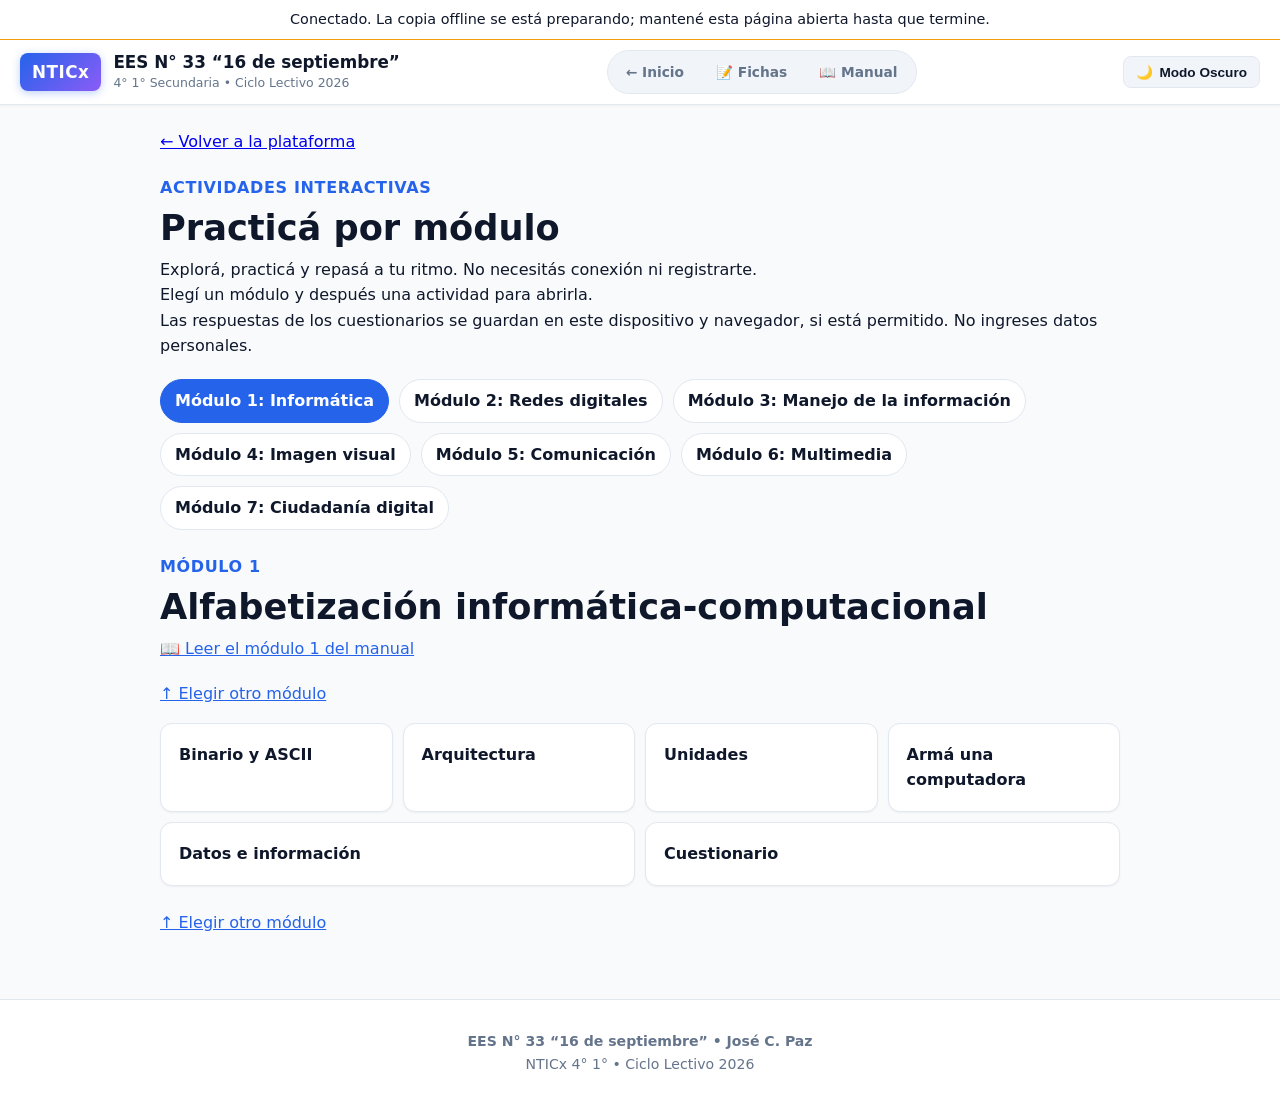
<file: actividades.html>
<!doctype html>
<html lang="es">
<head>
  <meta charset="utf-8">
  <meta name="viewport" content="width=device-width, initial-scale=1">
  <meta name="description" content="Actividades interactivas para los siete módulos de NTICx.">
  <meta name="theme-color" content="#2563eb">
  <title>Actividades interactivas | NTICx</title>
  <link rel="icon" href="favicon.svg" type="image/svg+xml">
  <script>document.documentElement.setAttribute('data-theme', location.protocol === 'file:' ? 'light' : (localStorage.getItem('nticx-theme') || 'light'));</script>
  <link rel="stylesheet" href="styles.css">
  <link rel="stylesheet" href="actividades.css">
</head>
<body>
  <div id="offline-status" role="status" aria-live="polite" hidden></div>
  <header class="header-glass">
    <div class="header-container">
      <a href="index.html" class="brand" aria-label="Volver a la plataforma NTICx">
        <div class="brand-badge">NTICx</div>
        <div class="brand-info">
          <h1>EES N° 33 “16 de septiembre”</h1>
          <p>4° 1° Secundaria • Ciclo Lectivo 2026</p>
        </div>
      </a>
      <nav class="header-nav" aria-label="Navegación principal">
        <a href="index.html" class="nav-link">← Inicio</a>
        <a href="index.html#tab-cuadernillo" class="nav-link">📝 Fichas</a>
        <a href="index.html#tab-manual" class="nav-link">📖 Manual</a>
      </nav>
      <div class="header-controls">
        <button id="theme-toggle-btn" class="btn-icon" type="button" aria-pressed="false" title="Cambiar tema">
          <span class="theme-icon">🌙</span> <span class="control-text">Modo Oscuro</span>
        </button>
      </div>
    </div>
  </header>

  <main class="main-container activities-page">
    <a class="back-btn" href="index.html">← Volver a la plataforma</a>
    <header class="activities-intro">
      <p class="activities-label">ACTIVIDADES INTERACTIVAS</p>
      <h2>Practicá por módulo</h2>
      <p>Explorá, practicá y repasá a tu ritmo. No necesitás conexión ni registrarte.</p>
      <p>Elegí un módulo y después una actividad para abrirla.</p>
      <p>Las respuestas de los cuestionarios se guardan en este dispositivo y navegador, si está permitido. No ingreses datos personales.</p>
    </header>
    <nav class="activity-jump module-selector" id="elegir-modulo" aria-label="Elegir módulo">
      <a href="#modulo-1">Módulo 1: Informática</a>
      <a href="#modulo-2">Módulo 2: Redes digitales</a>
      <a href="#modulo-3">Módulo 3: Manejo de la información</a>
      <a href="#modulo-4">Módulo 4: Imagen visual</a>
      <a href="#modulo-5">Módulo 5: Comunicación</a>
      <a href="#modulo-6">Módulo 6: Multimedia</a>
      <a href="#modulo-7">Módulo 7: Ciudadanía digital</a>
    </nav>
    <div class="module-panel">
    <header class="activities-intro module-heading" id="modulo-1">
      <p class="activities-label">MÓDULO 1</p>
      <h2>Alfabetización informática-computacional</h2>
      <a href="documento.html?archivo=03_Guia_Estudiantes%2FModulos_Individuales%2F01_Modulo_1_Alfabetizacion_Computacional.md">📖 Leer el módulo 1 del manual</a>
    </header>
    <a class="back-to-modules" href="#elegir-modulo">↑ Elegir otro módulo</a>
    <nav class="activity-jump" aria-label="Actividades del módulo 1">
      <a href="#binario">Binario y ASCII</a>
      <a href="#arquitectura">Arquitectura</a>
      <a href="#unidades">Unidades</a>
      <a href="#armado-pc">Armá una computadora</a>
      <a href="#datos-informacion">Datos e información</a>
      <a href="#cuestionario">Cuestionario</a>
    </nav>

    <section class="activity-card" id="binario" aria-labelledby="binario-title">
      <h2 id="binario-title">🔢 Conversor binario y ASCII</h2>
      <p>Convertí números y descubrí el valor de cada posición. <a href="documento.html?archivo=04_Cuadernillo_Actividades%2F1_Trimestre%2FFicha_06_El_Sistema_Binario_y_el_C_digo_ASCI.md">Ficha 6</a></p>
      <form id="binary-form" class="activity-form" novalidate>
        <label for="binary-direction">Conversión</label>
        <select id="binary-direction">
          <option value="decimal">Decimal a binario</option>
          <option value="binary">Binario a decimal</option>
        </select>
        <label for="binary-input">Número</label>
        <input id="binary-input" type="text" inputmode="numeric" autocomplete="off" placeholder="Ejemplo: 22" required>
        <p class="activity-hint">Usá números enteros entre 0 y 65535 o hasta 16 dígitos binarios.</p>
        <button class="btn-detail activity-button" type="submit">Convertir</button>
      </form>
      <div id="binary-result" class="activity-result" role="status" aria-live="polite"></div>
      <form id="ascii-form" class="activity-form" novalidate>
        <label for="ascii-input">Descifrar mensaje ASCII</label>
        <p class="activity-hint">Ingresá bytes de 8 bits separados por espacios. Se admiten caracteres ASCII imprimibles (32 a 126).</p>
        <input id="ascii-input" type="text" autocomplete="off" placeholder="01000011 01000001 01010011 01000001" required>
        <button class="btn-detail activity-button" type="submit">Descifrar</button>
      </form>
      <div id="ascii-result" class="activity-result" role="status" aria-live="polite"></div>
    </section>

    <section class="activity-card" id="arquitectura" aria-labelledby="arquitectura-title">
      <h2 id="arquitectura-title">🖥️ Explorador de Von Neumann</h2>
      <p>Seleccioná un componente del esquema para conocer su función. <a href="documento.html?archivo=04_Cuadernillo_Actividades%2F1_Trimestre%2FFicha_04_Arquitectura_de_la_Computadora_Von_.md">Ficha 4</a></p>
      <div class="architecture" aria-label="Esquema interactivo de componentes">
        <button type="button" data-component="entrada">Entrada</button>
        <span class="architecture-arrow" aria-hidden="true">→</span>
        <div class="processor">
          <button type="button" data-component="cpu">CPU</button>
          <div class="processor-parts">
            <button type="button" data-component="uc">Unidad de control</button>
            <button type="button" data-component="alu">ALU</button>
          </div>
        </div>
        <span class="architecture-arrow" aria-hidden="true">→</span>
        <button type="button" data-component="salida">Salida</button>
        <div class="memory-connection" aria-hidden="true">↕</div>
        <div class="architecture-memory">
          <button type="button" data-component="ram">RAM</button>
          <button type="button" data-component="rom">ROM</button>
          <button type="button" data-component="almacenamiento">Almacenamiento</button>
          <button type="button" data-component="buses">Buses</button>
          <button type="button" data-component="puertos">Puertos</button>
        </div>
      </div>
      <p class="activity-hint">Los buses conectan los componentes y transportan datos, direcciones y señales de control.</p>
      <div id="component-result" class="activity-result" role="status" aria-live="polite">Elegí un componente para comenzar.</div>
    </section>

    <section class="activity-card" id="unidades" aria-labelledby="unidades-title">
      <h2 id="unidades-title">📊 Calculadora de almacenamiento</h2>
      <p>Según la ficha: 1 byte = 8 bits y cada unidad superior equivale a 1024 de la anterior. En otros contextos KB, MB, GB y TB también pueden usar 1000. <a href="documento.html?archivo=04_Cuadernillo_Actividades%2F1_Trimestre%2FFicha_05_Perif_ricos_y_Unidades_de_Medida.md">Ficha 5</a></p>
      <form id="units-form" class="activity-form" novalidate>
        <label for="units-value">Cantidad</label>
        <input id="units-value" type="number" min="0" max="1000000000" step="any" placeholder="Ejemplo: 16" required>
        <div class="unit-selects">
          <div><label for="units-from">De</label><select id="units-from"></select></div>
          <div><label for="units-to">A</label><select id="units-to"></select></div>
        </div>
        <button class="btn-detail activity-button" type="submit">Calcular</button>
      </form>
      <div id="units-result" class="activity-result" role="status" aria-live="polite"></div>
      <form id="capacity-form" class="activity-form" novalidate>
        <label for="capacity-answer">Desafío: ¿cuántas canciones de 4 MB caben en un pendrive de 16 GB teóricos?</label>
        <input id="capacity-answer" type="number" min="0" step="1" placeholder="Cantidad de canciones" required>
        <button class="btn-detail activity-button" type="submit">Comprobar</button>
      </form>
      <div id="capacity-result" class="activity-result" role="status" aria-live="polite"></div>
    </section>

    <section class="activity-card" id="armado-pc" aria-labelledby="armado-pc-title">
      <h2 id="armado-pc-title">🧩 Rompecabezas de la computadora</h2>
      <p>Construí tu computadora combinando componentes, dispositivos y programas. Después descubrí qué podrías hacer con tu elección.</p>
      <p class="activity-hint">Elegí una pieza y tocá «Colocar» en la zona resaltada, o arrastrala con el mouse. Para quitar una pieza, hacé clic o tocala una vez colocada. También podés usar Tab y Enter.</p>
      <p class="activity-hint">Es un esquema para aprender categorías, no una PC completa: no representa el almacenamiento, la alimentación ni el sistema operativo. Las posibilidades mostradas son ejemplos simplificados.</p>
      <form id="pc-form" class="activity-form">
        <div class="pc-workbench">
          <div class="pc-parts" id="pc-parts">
            <h3>1. Elegí las piezas</h3>
            <div id="pc-palette"></div>
          </div>
          <div class="pc-build">
            <h3>2. Armá tu computadora</h3>
            <p id="pc-selection" class="pc-selection" role="status" aria-live="polite">Elegí una pieza para empezar.</p>
            <div class="pc-motherboard">
              <h4>Placa madre <span>· conecta los componentes</span></h4>
              <div class="pc-slot" data-pc-slot="cpu" role="group"></div>
              <div class="pc-slot" data-pc-slot="ram" role="group"></div>
            </div>
            <p class="pc-connection">↕ Periféricos conectados mediante puertos</p>
            <div class="pc-peripherals">
              <div class="pc-slot" data-pc-slot="entrada" role="group"></div>
              <div class="pc-slot" data-pc-slot="salida" role="group"></div>
            </div>
            <div class="pc-software">
              <h4>Programas <span>· no son piezas físicas</span></h4>
              <div class="pc-slot" data-pc-slot="software" role="group"></div>
            </div>
            <a class="pc-back-parts" href="#pc-parts">↑ Volver a las piezas</a>
          </div>
        </div>
        <div class="activity-controls">
          <button class="btn-detail activity-button" type="submit">¿Qué puedo hacer?</button>
          <button id="pc-reset" class="btn-detail activity-button" type="button">Empezar de nuevo</button>
        </div>
      </form>
      <div id="pc-result" class="activity-result" role="status" aria-live="polite"></div>
    </section>

    <section class="activity-card" id="datos-informacion" aria-labelledby="datos-title">
      <h2 id="datos-title">📋 Datos e información</h2>
      <p>Para cada ejemplo, elegí si se presenta como dato aislado o como información contextualizada. Un mismo dato puede convertirse en información al interpretarlo en un contexto.</p>
      <form id="data-form" class="activity-form">
        <label for="data-case">Ejemplo</label>
        <select id="data-case"><option value="0">Ejemplo 1</option><option value="1">Ejemplo 2</option><option value="2">Ejemplo 3</option><option value="3">Ejemplo 4</option></select>
        <p id="data-example" class="fact-evidence"></p>
        <label for="data-answer">Clasificación</label>
        <select id="data-answer"><option value="">Elegí una opción</option><option value="dato">Dato aislado</option><option value="informacion">Información contextualizada</option></select>
        <button class="btn-detail activity-button" type="submit">Comprobar</button>
      </form>
      <p id="data-result" class="activity-result" role="status" aria-live="polite"></p>
    </section>

    <section class="activity-card" id="cuestionario" aria-labelledby="quiz-title">
      <h2 id="quiz-title">📝 Autoevaluación del módulo 1</h2>
      <p>Elegí una respuesta por pregunta. Podés cambiarla y recibirás una explicación. Esta práctica no tiene nota formal.</p>
      <p id="storage-status" role="status" aria-live="polite"></p>
      <form id="quiz-form">
        <div id="quiz-questions"></div>
        <p id="quiz-score" class="quiz-score" role="status" aria-live="polite"></p>
        <button id="quiz-reset" class="btn-detail activity-button" type="button">Reiniciar cuestionario</button>
      </form>
    </section>
    <a class="back-to-modules" href="#elegir-modulo">↑ Elegir otro módulo</a>
    </div>

    <div class="module-panel">
    <header class="activities-intro module-heading" id="modulo-2">
      <p class="activities-label">MÓDULO 2</p>
      <h2>Alfabetización en redes digitales de información</h2>
      <a href="documento.html?archivo=03_Guia_Estudiantes%2FModulos_Individuales%2F02_Modulo_2_Redes_Digitales.md">📖 Leer el módulo 2 del manual</a>
    </header>
    <a class="back-to-modules" href="#elegir-modulo">↑ Elegir otro módulo</a>
    <nav class="activity-jump" aria-label="Actividades del módulo 2">
      <a href="#topologias">Simulador de topologías</a>
      <a href="#paquetes">Viaje de un mensaje</a>
      <a href="#cuestionario-redes">Cuestionario del módulo 2</a>
    </nav>

    <section class="activity-card" id="topologias" aria-labelledby="topologias-title">
      <h2 id="topologias-title">🌐 Simulador de topologías de red</h2>
      <p>Elegí una topología, enviá un mensaje y experimentá cortando y reparando cables. <a href="documento.html?archivo=04_Cuadernillo_Actividades%2F1_Trimestre%2FFicha_09_Topolog_as_de_Red_y_Convivencia_Dig.md">Ficha 9</a></p>
      <p class="activity-hint">Es un modelo simplificado de cuatro equipos. En bus, un corte de la troncal interrumpe el medio compartido; en anillo, el modelo supone que la circulación necesita el anillo completo.</p>
      <div class="activity-form topology-controls">
        <div>
          <label for="topology-type">Topología</label>
          <select id="topology-type">
            <option value="bus">Bus</option>
            <option value="ring">Anillo</option>
            <option value="star">Estrella</option>
            <option value="mesh">Malla</option>
          </select>
        </div>
        <div>
          <label for="topology-cable">Cable</label>
          <select id="topology-cable"></select>
        </div>
        <button id="topology-toggle" class="btn-detail activity-button" type="button">Cortar cable</button>
        <button id="topology-restore" class="btn-detail activity-button" type="button">Reparar todos los cables</button>
      </div>
      <div id="topology-diagram" class="topology-diagram" role="img" aria-label="Diagrama de la red"></div>
      <p class="activity-hint">Línea continua: cable conectado; línea punteada: cable cortado; línea resaltada: recorrido del mensaje.</p>
      <p id="topology-status" class="activity-result" role="status" aria-live="polite"></p>
      <form id="topology-send" class="activity-form">
        <div class="unit-selects">
          <div><label for="topology-source">Origen</label><select id="topology-source"></select></div>
          <div><label for="topology-destination">Destino</label><select id="topology-destination"></select></div>
        </div>
        <button class="btn-detail activity-button" type="submit">Enviar mensaje</button>
      </form>
      <p id="topology-result" class="activity-result" role="status" aria-live="polite"></p>
    </section>

    <section class="activity-card" id="paquetes" aria-labelledby="paquetes-title">
      <h2 id="paquetes-title">📦 Viaje de un mensaje</h2>
      <p>Escribí un mensaje ficticio. Este modelo simplificado lo divide en tres partes, las entrega fuera de orden y simula la pérdida y retransmisión de una parte. TCP transporta bytes, no necesariamente caracteres.</p>
      <form id="packet-form" class="activity-form">
        <label for="packet-message">Mensaje ficticio (de 3 a 30 caracteres)</label>
        <input id="packet-message" type="text" maxlength="30" autocomplete="off" required>
        <button class="btn-detail activity-button" type="submit">Enviar mensaje</button>
      </form>
      <div class="network-simulator" aria-label="Representación visual de la red">
        <div class="network-endpoints"><strong>💻 Emisor</strong><strong>🌐 Red simulada</strong><strong>📥 Receptor</strong></div>
        <div class="network-path" data-packet="1"><span class="packet-token">1</span></div>
        <div class="network-path" data-packet="2"><span class="packet-token">2</span></div>
        <div class="network-path" data-packet="3"><span class="packet-token">3</span></div>
        <p class="network-caption">Cada ficha representa una parte del mensaje. La animación es una simplificación.</p>
        <div class="packet-inbox" aria-label="Partes recibidas en orden">
          <span id="packet-inbox-1">1 · esperando</span>
          <span id="packet-inbox-2">2 · esperando</span>
          <span id="packet-inbox-3">3 · esperando</span>
        </div>
      </div>
      <div id="packet-result" class="activity-result" role="status" aria-live="polite">Todavía no se envió ningún mensaje.</div>
      <button id="packet-retry" class="btn-detail activity-button" type="button" disabled>Retransmitir parte perdida</button>
    </section>

    <section class="activity-card" id="cuestionario-redes" aria-labelledby="quiz-redes-title">
      <h2 id="quiz-redes-title">📝 Autoevaluación del módulo 2</h2>
      <p>Elegí una respuesta por pregunta. Podés cambiarla y recibirás una explicación. Esta práctica no tiene nota formal.</p>
      <p id="storage-status-redes" class="storage-status" role="status" aria-live="polite"></p>
      <form id="quiz-form-redes">
        <div id="quiz-questions-redes"></div>
        <p id="quiz-score-redes" class="quiz-score" role="status" aria-live="polite"></p>
        <button id="quiz-reset-redes" class="btn-detail activity-button" type="button">Reiniciar cuestionario</button>
      </form>
    </section>
    <a class="back-to-modules" href="#elegir-modulo">↑ Elegir otro módulo</a>
    </div>

    <div class="module-panel">
    <header class="activities-intro module-heading" id="modulo-3">
      <p class="activities-label">MÓDULO 3</p>
      <h2>Alfabetización en manejo de la información</h2>
      <a href="documento.html?archivo=03_Guia_Estudiantes%2FModulos_Individuales%2F03_Modulo_3_Manejo_Informacion.md">📖 Leer el módulo 3 del manual</a>
    </header>
    <a class="back-to-modules" href="#elegir-modulo">↑ Elegir otro módulo</a>
    <nav class="activity-jump" aria-label="Actividades del módulo 3">
      <a href="#evolucion-web">Evolución de la Web</a>
      <a href="#busqueda-booleana">Búsqueda booleana</a>
      <a href="#editor-html">Editor HTML</a>
      <a href="#cuestionario-informacion">Cuestionario del módulo 3</a>
    </nav>

    <section class="activity-card" id="evolucion-web" aria-labelledby="evolucion-web-title">
      <h2 id="evolucion-web-title">🌍 Línea de tiempo de la Web</h2>
      <p>Seleccioná una etapa o avanzá por la línea para explorar sus características y ejemplos. <a href="documento.html?archivo=04_Cuadernillo_Actividades%2F2_Trimestre%2FFicha_15_Evoluci_n_de_la_Web_De_la_1_0_a_la_.md">Ficha 15</a></p>
      <p class="activity-hint">Las etapas son una guía para estudiar cambios: se superponen y las funciones de una etapa no desaparecen al comenzar otra.</p>
      <div class="web-timeline" role="group" aria-label="Etapas de la evolución de la Web">
        <button type="button" class="web-era" data-web-era="0" aria-pressed="true"><span>Web 1.0</span><small>Años 90</small></button>
        <button type="button" class="web-era" data-web-era="1" aria-pressed="false"><span>Web 2.0</span><small>Desde los 2000</small></button>
        <button type="button" class="web-era" data-web-era="2" aria-pressed="false"><span>Web 3.0</span><small>Web semántica</small></button>
        <button type="button" class="web-era" data-web-era="3" aria-pressed="false"><span>Web 4.0</span><small>Tendencias actuales</small></button>
      </div>
      <div class="web-era-detail" id="web-era-detail" role="status" aria-live="polite">
        <h3 id="web-era-title">Web 1.0: lectura</h3>
        <p id="web-era-description">Predominan las páginas estáticas creadas por unas pocas personas; el público principalmente lee.</p>
        <p><strong>Ejemplo:</strong> <span id="web-era-example">un sitio institucional de los años 90 con páginas informativas y enlaces.</span></p>
      </div>
      <div class="web-timeline-controls">
        <button type="button" class="btn-detail activity-button" id="web-previous" disabled>← Etapa anterior</button>
        <button type="button" class="btn-detail activity-button" id="web-next">Etapa siguiente →</button>
      </div>
    </section>

    <section class="activity-card" id="busqueda-booleana" aria-labelledby="busqueda-title">
      <h2 id="busqueda-title">🔎 Laboratorio de búsqueda</h2>
      <p>Buscá dos términos en una pequeña colección ficticia. AND exige ambos; OR encuentra al menos uno. Se buscan fragmentos de texto sin distinguir mayúsculas ni tildes; no se consulta Internet.</p>
      <form id="search-form" class="activity-form">
        <label for="search-first">Primer término</label><input id="search-first" type="text" maxlength="30" placeholder="Ejemplo: agua" required>
        <label for="search-operator">Operador</label><select id="search-operator"><option value="AND">AND: ambos términos</option><option value="OR">OR: al menos uno</option></select>
        <label for="search-second">Segundo término</label><input id="search-second" type="text" maxlength="30" placeholder="Ejemplo: escuela" required>
        <button class="btn-detail activity-button" type="submit">Buscar</button>
      </form>
      <div id="search-result" class="activity-result" role="status" aria-live="polite"></div>
    </section>

    <section class="activity-card" id="editor-html" aria-labelledby="editor-title">
      <h2 id="editor-title">💻 Editor HTML</h2>
      <p>Editá el ejemplo y actualizá la vista previa. Se muestran únicamente texto y etiquetas básicas de formato; se omiten atributos, enlaces, imágenes y código ejecutable.</p>
      <form id="html-form" class="activity-form">
        <label for="html-input">Código HTML de práctica</label>
        <textarea id="html-input" rows="7" maxlength="5000" spellcheck="false">&lt;h2&gt;Mi proyecto&lt;/h2&gt;
&lt;p&gt;Una idea para &lt;strong&gt;compartir&lt;/strong&gt; en clase.&lt;/p&gt;</textarea>
        <button class="btn-detail activity-button" type="submit">Actualizar vista previa</button>
      </form>
      <h3>Vista previa</h3>
      <div id="html-preview" class="mission-preview" aria-live="polite"></div>
    </section>

    <section class="activity-card" id="cuestionario-informacion" aria-labelledby="quiz-informacion-title">
      <h2 id="quiz-informacion-title">📝 Autoevaluación del módulo 3</h2>
      <p>Elegí una respuesta por pregunta. Podés cambiarla y recibirás una explicación. Esta práctica no tiene nota formal.</p>
      <p id="storage-status-informacion" class="storage-status" role="status" aria-live="polite"></p>
      <form id="quiz-form-informacion">
        <div id="quiz-questions-informacion"></div>
        <p id="quiz-score-informacion" class="quiz-score" role="status" aria-live="polite"></p>
        <button id="quiz-reset-informacion" class="btn-detail activity-button" type="button">Reiniciar cuestionario</button>
      </form>
    </section>
    <a class="back-to-modules" href="#elegir-modulo">↑ Elegir otro módulo</a>
    </div>

    <div class="module-panel">
    <header class="activities-intro module-heading" id="modulo-4">
      <p class="activities-label">MÓDULO 4</p>
      <h2>Componentes de imagen visual</h2>
      <a href="documento.html?archivo=03_Guia_Estudiantes%2FModulos_Individuales%2F04_Modulo_4_Imagen_Visual.md">📖 Leer el módulo 4 del manual</a>
    </header>
    <a class="back-to-modules" href="#elegir-modulo">↑ Elegir otro módulo</a>
    <nav class="activity-jump" aria-label="Actividades del módulo 4">
      <a href="#marcas">Clasificador de marcas</a>
      <a href="#colores">Rueda de colores</a>
      <a href="#diseno-visual">Diseñá una pieza visual</a>
      <a href="#cuestionario-imagen">Cuestionario del módulo 4</a>
    </nav>

    <section class="activity-card" id="marcas" aria-labelledby="marcas-title">
      <h2 id="marcas-title">🏷️ Clasificador de marcas</h2>
      <p>Observá estas marcas ficticias creadas para practicar. Elegí la categoría que describe su composición. <a href="documento.html?archivo=04_Cuadernillo_Actividades%2F2_Trimestre%2FFicha_19_Identidad_Visual_Logotipo_Isotipo_e.md">Ficha 19</a></p>
      <p id="brand-position" class="activity-hint">Marca 1 de 4</p>
      <div class="brand-examples">
        <figure data-brand="0">
          <svg viewBox="0 0 300 120" role="img" aria-label="La palabra SOLAR escrita con letras, sin otro símbolo">
            <text x="150" y="77" text-anchor="middle" fill="#1d4ed8" font-family="sans-serif" font-size="54" font-weight="700">SOLAR</text>
          </svg>
        </figure>
        <figure data-brand="1" hidden>
          <svg viewBox="0 0 300 120" role="img" aria-label="Símbolo de un sol, sin letras">
            <circle cx="150" cy="60" r="26" fill="#d97706"/>
            <path d="M150 12v13 M150 95v13 M102 60h13 M185 60h13 M116 26l9 9 M175 85l9 9 M184 26l-9 9 M125 85l-9 9" stroke="#d97706" stroke-width="6" stroke-linecap="round"/>
          </svg>
        </figure>
        <figure data-brand="2" hidden>
          <svg viewBox="0 0 300 120" role="img" aria-label="Una hoja y, a su derecha, la palabra HUERTA separados">
            <path d="M40 77 Q40 30 88 30 Q88 77 40 77 M42 75 L75 42" fill="#16a34a" stroke="#166534" stroke-width="4"/>
            <text x="105" y="73" fill="#166534" font-family="sans-serif" font-size="31" font-weight="700">HUERTA</text>
          </svg>
        </figure>
        <figure data-brand="3" hidden>
          <svg viewBox="0 0 300 120" role="img" aria-label="Emblema con la palabra AULA recortada dentro de su forma">
            <defs><mask id="brand-cutout"><rect width="300" height="120" fill="white"/><text x="150" y="72" text-anchor="middle" font-family="sans-serif" font-size="30" font-weight="700" fill="black">AULA</text></mask></defs>
            <path d="M75 15 H225 L250 60 L225 105 H75 L50 60 Z" fill="#7c3aed" mask="url(#brand-cutout)"/>
          </svg>
        </figure>
      </div>
      <form id="brand-form" class="activity-form">
        <fieldset class="brand-options">
          <legend>¿Cómo se clasifica esta marca?</legend>
          <label><input type="radio" name="brand-answer" value="logotipo"> Logotipo</label>
          <label><input type="radio" name="brand-answer" value="isotipo"> Isotipo</label>
          <label><input type="radio" name="brand-answer" value="imagotipo"> Imagotipo</label>
          <label><input type="radio" name="brand-answer" value="isologo"> Isologo</label>
        </fieldset>
        <button class="btn-detail activity-button" type="submit">Comprobar</button>
      </form>
      <p id="brand-result" class="activity-result" role="status" aria-live="polite"></p>
      <div class="activity-controls">
        <button type="button" class="btn-detail activity-button" id="brand-previous" disabled>← Marca anterior</button>
        <button type="button" class="btn-detail activity-button" id="brand-next">Marca siguiente →</button>
      </div>
    </section>

    <section class="activity-card" id="colores" aria-labelledby="colores-title">
      <h2 id="colores-title">🎨 Rueda de asociaciones del color</h2>
      <p>Seleccioná un color para explorar asociaciones frecuentes en publicidad. No son reglas universales: cambian según la cultura, la persona y el contexto. <a href="documento.html?archivo=04_Cuadernillo_Actividades%2F2_Trimestre%2FFicha_20_Ret_rica_Publicitaria_y_Psicolog_a_.md">Ficha 20</a></p>
      <div class="color-wheel" role="group" aria-label="Seleccionar un color">
        <span class="color-wheel-center" aria-hidden="true">Elegí un color</span>
        <button type="button" class="color-choice color-red" data-color="rojo" aria-pressed="false"><span></span>Rojo</button>
        <button type="button" class="color-choice color-yellow" data-color="amarillo" aria-pressed="false"><span></span>Amarillo</button>
        <button type="button" class="color-choice color-green" data-color="verde" aria-pressed="false"><span></span>Verde</button>
        <button type="button" class="color-choice color-blue" data-color="azul" aria-pressed="false"><span></span>Azul</button>
        <button type="button" class="color-choice color-black" data-color="negro" aria-pressed="false"><span></span>Negro</button>
      </div>
      <p id="color-result" class="activity-result" role="status" aria-live="polite">Elegí un color para comenzar.</p>
    </section>

    <section class="activity-card" id="diseno-visual" aria-labelledby="diseno-title">
      <h2 id="diseno-title">🖼️ Diseñá una pieza visual</h2>
      <p>Diseñá un aviso para invitar a la lectura. Probá las opciones y compará la legibilidad del texto con su fondo.</p>
      <div class="activity-form">
        <label for="design-background">Color de fondo</label><select id="design-background"><option value="#ffffff">Blanco</option><option value="#1e3a8a">Azul oscuro</option><option value="#facc15">Amarillo</option><option value="#111827">Gris oscuro</option></select>
        <label for="design-text">Color del texto</label><select id="design-text"><option value="#111827">Gris oscuro</option><option value="#ffffff">Blanco</option><option value="#2563eb">Azul</option><option value="#facc15">Amarillo</option></select>
        <label for="design-font">Tipografía</label><select id="design-font"><option value="sans-serif">Sin serifas</option><option value="serif">Con serifas</option></select>
        <label for="design-align">Composición</label><select id="design-align"><option value="left">Alineada a la izquierda</option><option value="center">Centrada</option></select>
      </div>
      <div id="design-preview" class="mission-preview"><strong>Un libro, una aventura</strong><p>Acercate a la biblioteca y descubrí nuevas historias.</p></div>
      <p id="design-result" class="activity-result" role="status" aria-live="polite"></p>
    </section>

    <section class="activity-card" id="cuestionario-imagen" aria-labelledby="quiz-imagen-title">
      <h2 id="quiz-imagen-title">📝 Autoevaluación del módulo 4</h2>
      <p>Elegí una respuesta por pregunta. Podés cambiarla y recibirás una explicación. Esta práctica no tiene nota formal.</p>
      <p id="storage-status-imagen" class="storage-status" role="status" aria-live="polite"></p>
      <form id="quiz-form-imagen">
        <div id="quiz-questions-imagen"></div>
        <p id="quiz-score-imagen" class="quiz-score" role="status" aria-live="polite"></p>
        <button id="quiz-reset-imagen" class="btn-detail activity-button" type="button">Reiniciar cuestionario</button>
      </form>
    </section>
    <a class="back-to-modules" href="#elegir-modulo">↑ Elegir otro módulo</a>
    </div>

    <div class="module-panel">
    <header class="activities-intro module-heading" id="modulo-5">
      <p class="activities-label">MÓDULO 5</p>
      <h2>Medios digitales de comunicación y colaboración</h2>
      <a href="documento.html?archivo=03_Guia_Estudiantes%2FModulos_Individuales%2F05_Modulo_5_Medios_Comunicacion_y_ESI.md">📖 Leer el módulo 5 del manual</a>
    </header>
    <a class="back-to-modules" href="#elegir-modulo">↑ Elegir otro módulo</a>
    <nav class="activity-jump" aria-label="Actividades del módulo 5">
      <a href="#verificacion">Laboratorio de verificación</a>
      <a href="#cuestionario-medios">Cuestionario del módulo 5</a>
    </nav>

    <section class="activity-card" id="verificacion" aria-labelledby="verificacion-title">
      <h2 id="verificacion-title">🕵️ Laboratorio de verificación</h2>
      <p>Los casos y las evidencias son ficticios, creados para practicar sin conexión; no son noticias reales. <a href="documento.html?archivo=04_Cuadernillo_Actividades%2F2_Trimestre%2FFicha_24_Periodismo_Digital_y_Desarmado_de_F.md">Ficha 24</a></p>
      <form id="fact-form" class="activity-form" novalidate>
        <label for="fact-case">Elegí un caso</label>
        <select id="fact-case">
          <option value="0">Caso 1: biblioteca escolar</option>
          <option value="1">Caso 2: suspensión de clases</option>
          <option value="2">Caso 3: taller escolar</option>
          <option value="3">Caso 4: recreo extra</option>
        </select>
        <div class="fact-evidence">
          <h3 id="fact-headline"></h3>
          <p id="fact-message"></p>
          <button type="button" id="fact-reveal" class="btn-detail activity-button" aria-expanded="false">Consultar evidencia</button>
          <p id="fact-evidence" hidden></p>
        </div>
        <fieldset class="fact-checklist">
          <legend>Aplicá los cinco pasos antes de elegir un veredicto</legend>
          <label><input type="checkbox" name="fact-step"> Revisé quién publica la afirmación.</label>
          <label><input type="checkbox" name="fact-step"> Revisé la fecha y el contexto.</label>
          <label><input type="checkbox" name="fact-step"> Leí el mensaje completo, no solo el titular.</label>
          <label><input type="checkbox" name="fact-step"> Contrasté la afirmación con la evidencia proporcionada.</label>
          <label><input type="checkbox" name="fact-step"> Revisé si hay imágenes y su contexto; ante dudas, no reenviaría.</label>
        </fieldset>
        <label for="fact-verdict">Veredicto para este caso ficticio</label>
        <select id="fact-verdict">
          <option value="">Elegí una opción</option>
          <option value="verdadera">Verdadera</option>
          <option value="falsa">Falsa</option>
          <option value="enganosa">Engañosa</option>
          <option value="insuficiente">Información insuficiente</option>
        </select>
        <label for="fact-reason">¿Qué justifica tu conclusión?</label>
        <select id="fact-reason">
          <option value="">Elegí una justificación</option>
          <option value="coincide">La evidencia coincide con el mensaje.</option>
          <option value="contradice">La evidencia contradice el mensaje.</option>
          <option value="alcance">El mensaje exagera el alcance de un hecho.</option>
          <option value="falta">No hay suficiente evidencia para decidir.</option>
        </select>
        <button type="submit" class="btn-detail activity-button">Comprobar veredicto</button>
      </form>
      <p id="fact-result" class="activity-result" role="status" aria-live="polite"></p>
    </section>

    <section class="activity-card" id="cuestionario-medios" aria-labelledby="quiz-medios-title">
      <h2 id="quiz-medios-title">📝 Autoevaluación del módulo 5</h2>
      <p>Elegí una respuesta por pregunta. Podés cambiarla y recibirás una explicación. Esta práctica no tiene nota formal.</p>
      <p id="storage-status-medios" class="storage-status" role="status" aria-live="polite"></p>
      <form id="quiz-form-medios">
        <div id="quiz-questions-medios"></div>
        <p id="quiz-score-medios" class="quiz-score" role="status" aria-live="polite"></p>
        <button id="quiz-reset-medios" class="btn-detail activity-button" type="button">Reiniciar cuestionario</button>
      </form>
    </section>
    <a class="back-to-modules" href="#elegir-modulo">↑ Elegir otro módulo</a>
    </div>

    <div class="module-panel">
    <header class="activities-intro module-heading" id="modulo-6">
      <p class="activities-label">MÓDULO 6</p>
      <h2>Alfabetización multimedia</h2>
      <a href="documento.html?archivo=03_Guia_Estudiantes%2FModulos_Individuales%2F06_Modulo_6_Multimedia.md">📖 Leer el módulo 6 del manual</a>
    </header>
    <a class="back-to-modules" href="#elegir-modulo">↑ Elegir otro módulo</a>
    <nav class="activity-jump" aria-label="Actividades del módulo 6">
      <a href="#storyboard">Armá un storyboard</a>
      <a href="#cuestionario-multimedia">Cuestionario del módulo 6</a>
    </nav>
    <section class="activity-card" id="storyboard" aria-labelledby="storyboard-title">
      <h2 id="storyboard-title">🎬 Armá un storyboard</h2>
      <p>Ordená las viñetas para contar una historia sobre el cuidado de la biblioteca. Arrastrá el asa de cada viñeta con el mouse o usá los botones para moverla con teclado o pantalla táctil. Las ilustraciones son una guía y no cambian al editar el texto.</p>
      <p class="activity-hint">No ingreses datos personales. Solo se guarda en este navegador si elegís «Guardar».</p>
      <div id="story-scenes"></div>
      <div class="activity-controls">
        <button id="story-save" class="btn-detail activity-button" type="button">Guardar storyboard</button>
        <button id="story-reset" class="btn-detail activity-button" type="button">Reiniciar storyboard</button>
      </div>
      <p id="story-result" class="activity-result" role="status" aria-live="polite"></p>
    </section>
    <section class="activity-card" id="cuestionario-multimedia" aria-labelledby="quiz-multimedia-title">
      <h2 id="quiz-multimedia-title">📝 Autoevaluación del módulo 6</h2>
      <p>Elegí una respuesta por pregunta. Podés cambiarla y recibirás una explicación. Esta práctica no tiene nota formal.</p>
      <p id="storage-status-multimedia" class="storage-status" role="status" aria-live="polite"></p>
      <form id="quiz-form-multimedia">
        <div id="quiz-questions-multimedia"></div>
        <p id="quiz-score-multimedia" class="quiz-score" role="status" aria-live="polite"></p>
        <button id="quiz-reset-multimedia" class="btn-detail activity-button" type="button">Reiniciar cuestionario</button>
      </form>
    </section>
    <a class="back-to-modules" href="#elegir-modulo">↑ Elegir otro módulo</a>
    </div>

    <div class="module-panel">
    <header class="activities-intro module-heading" id="modulo-7">
      <p class="activities-label">MÓDULO 7</p>
      <h2>Ciudadanía digital</h2>
      <a href="documento.html?archivo=03_Guia_Estudiantes%2FModulos_Individuales%2F07_Modulo_7_Ciudadania_Digital_e_IA.md">📖 Leer el módulo 7 del manual</a>
    </header>
    <a class="back-to-modules" href="#elegir-modulo">↑ Elegir otro módulo</a>
    <nav class="activity-jump" aria-label="Actividades del módulo 7">
      <a href="#contrasenas">Práctica de contraseñas</a>
      <a href="#estafas">Identificá una estafa</a>
      <a href="#cuestionario-ciudadania">Cuestionario del módulo 7</a>
    </nav>
    <section class="activity-card" id="contrasenas" aria-labelledby="contrasenas-title">
      <h2 id="contrasenas-title">🔒 Práctica de contraseñas</h2>
      <p><strong>Usá solo una contraseña inventada para esta práctica. No escribas contraseñas reales.</strong> El texto se analiza en esta página y no se guarda ni se envía. <a href="documento.html?archivo=04_Cuadernillo_Actividades%2F3_Trimestre%2FFicha_31_Huella_Digital_Privacidad_y_Soberan.md">Ficha 31</a></p>
      <div class="activity-form">
        <label for="password-practice">Contraseña ficticia</label>
        <input id="password-practice" type="password" maxlength="128" autocomplete="off" spellcheck="false">
        <button type="button" class="btn-detail activity-button" id="password-clear">Borrar texto</button>
      </div>
      <div id="password-result" class="activity-result" role="status" aria-live="polite">Escribí un ejemplo ficticio para revisar sus características.</div>
      <p class="activity-hint">Cumplir estas características no garantiza seguridad ni detecta contraseñas conocidas o filtradas. En tus cuentas usá frases largas y únicas, un gestor de contraseñas y verificación en dos pasos cuando sea posible.</p>
    </section>

    <section class="activity-card" id="estafas" aria-labelledby="estafas-title">
      <h2 id="estafas-title">🛡️ Identificá una estafa</h2>
      <p>Examiná mensajes ficticios. Marcá las señales presentes y elegí qué hacer; si no hay ninguna de la lista, dejá las casillas sin marcar. Nunca ingreses contraseñas, códigos ni datos personales en esta actividad.</p>
      <form id="scam-form" class="activity-form">
        <label for="scam-case">Mensaje</label>
        <select id="scam-case"><option value="0">Caso 1: aviso urgente</option><option value="1">Caso 2: premio inesperado</option><option value="2">Caso 3: invitación escolar</option></select>
        <p id="scam-message" class="fact-evidence"></p>
        <fieldset class="fact-checklist">
          <legend>¿Qué señales aparecen? Marcá todas las que correspondan.</legend>
          <label><input type="checkbox" name="scam-signal" value="urgencia"> Presión o urgencia</label>
          <label><input type="checkbox" name="scam-signal" value="secreto"> Pedido de contraseña o código</label>
          <label><input type="checkbox" name="scam-signal" value="enlace"> Enlace desconocido</label>
          <label><input type="checkbox" name="scam-signal" value="premio"> Premio inesperado</label>
        </fieldset>
        <label for="scam-action">¿Cómo actuarías?</label>
        <select id="scam-action"><option value="">Elegí una opción</option><option value="verificar">No seguir enlaces ni dar datos; verificar por un canal conocido</option><option value="responder">Responder con los datos solicitados</option><option value="reenviar">Reenviar el mensaje a otras personas</option></select>
        <button class="btn-detail activity-button" type="submit">Revisar decisión</button>
      </form>
      <p id="scam-result" class="activity-result" role="status" aria-live="polite"></p>
    </section>

    <section class="activity-card" id="cuestionario-ciudadania" aria-labelledby="quiz-ciudadania-title">
      <h2 id="quiz-ciudadania-title">📝 Autoevaluación del módulo 7</h2>
      <p>Elegí una respuesta por pregunta. Podés cambiarla y recibirás una explicación. Esta práctica no tiene nota formal.</p>
      <p id="storage-status-ciudadania" class="storage-status" role="status" aria-live="polite"></p>
      <form id="quiz-form-ciudadania">
        <div id="quiz-questions-ciudadania"></div>
        <p id="quiz-score-ciudadania" class="quiz-score" role="status" aria-live="polite"></p>
        <button id="quiz-reset-ciudadania" class="btn-detail activity-button" type="button">Reiniciar cuestionario</button>
      </form>
    </section>
    <a class="back-to-modules" href="#elegir-modulo">↑ Elegir otro módulo</a>
    </div>
  </main>
  <footer class="site-footer">
    <p><strong>EES N° 33 “16 de septiembre” • José C. Paz</strong></p>
    <p>NTICx 4° 1° • Ciclo Lectivo 2026</p>
  </footer>
  <script src="theme.js"></script>
  <script src="actividades.js"></script>
  <script src="misiones.js"></script>
  <script src="offline.js"></script>
</body>
</html>
</file>
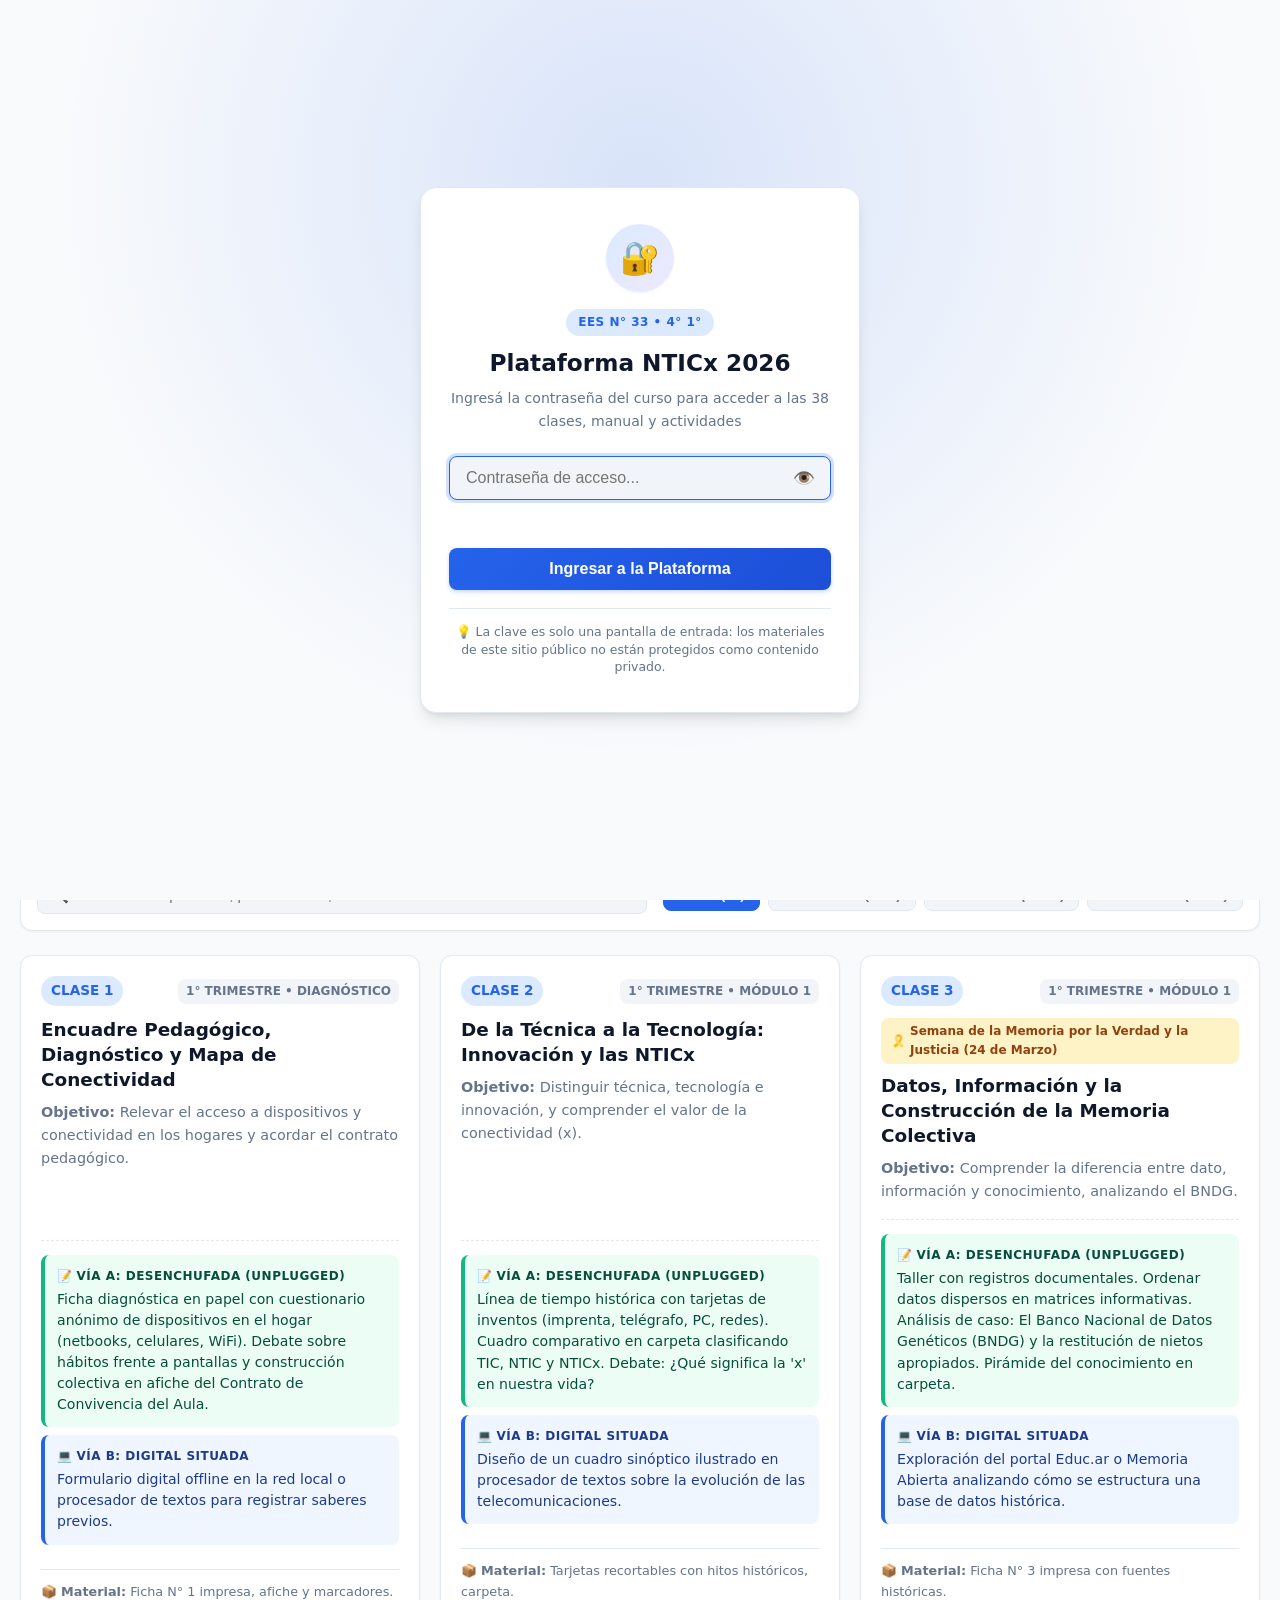
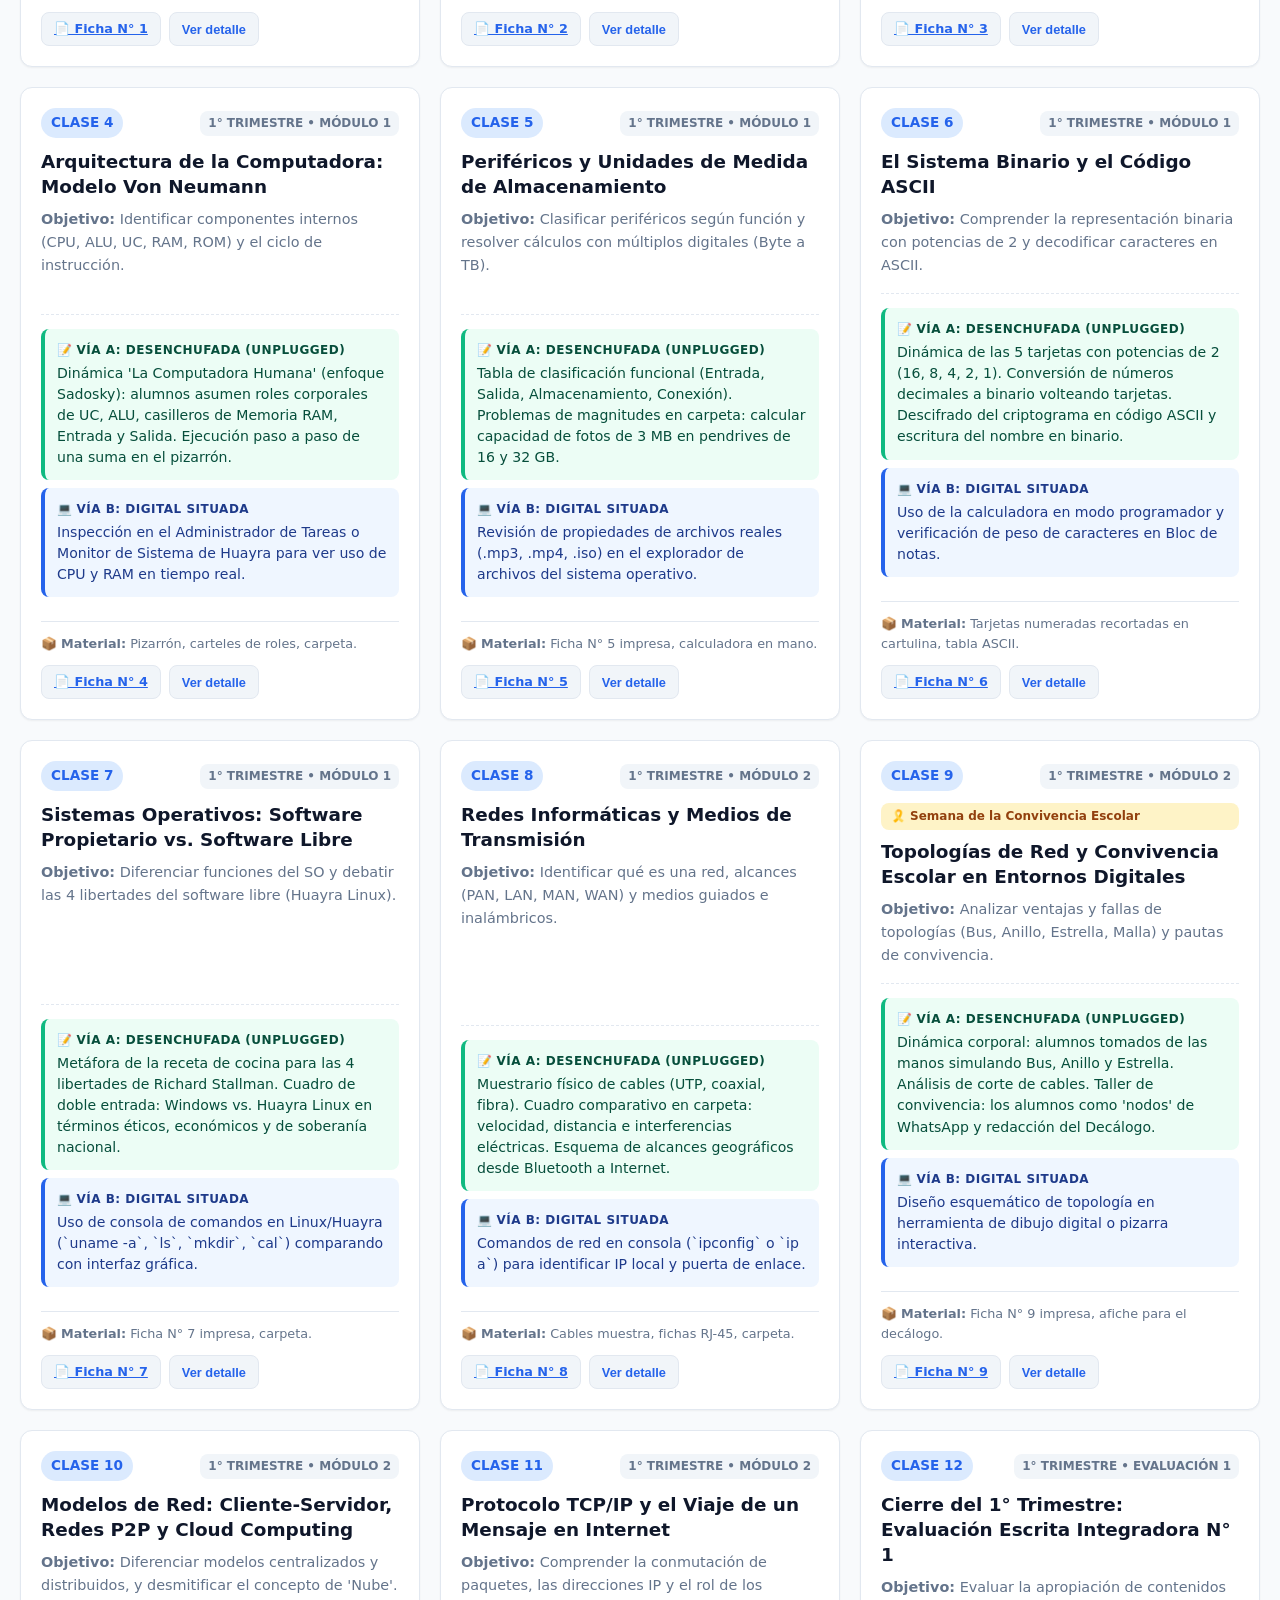
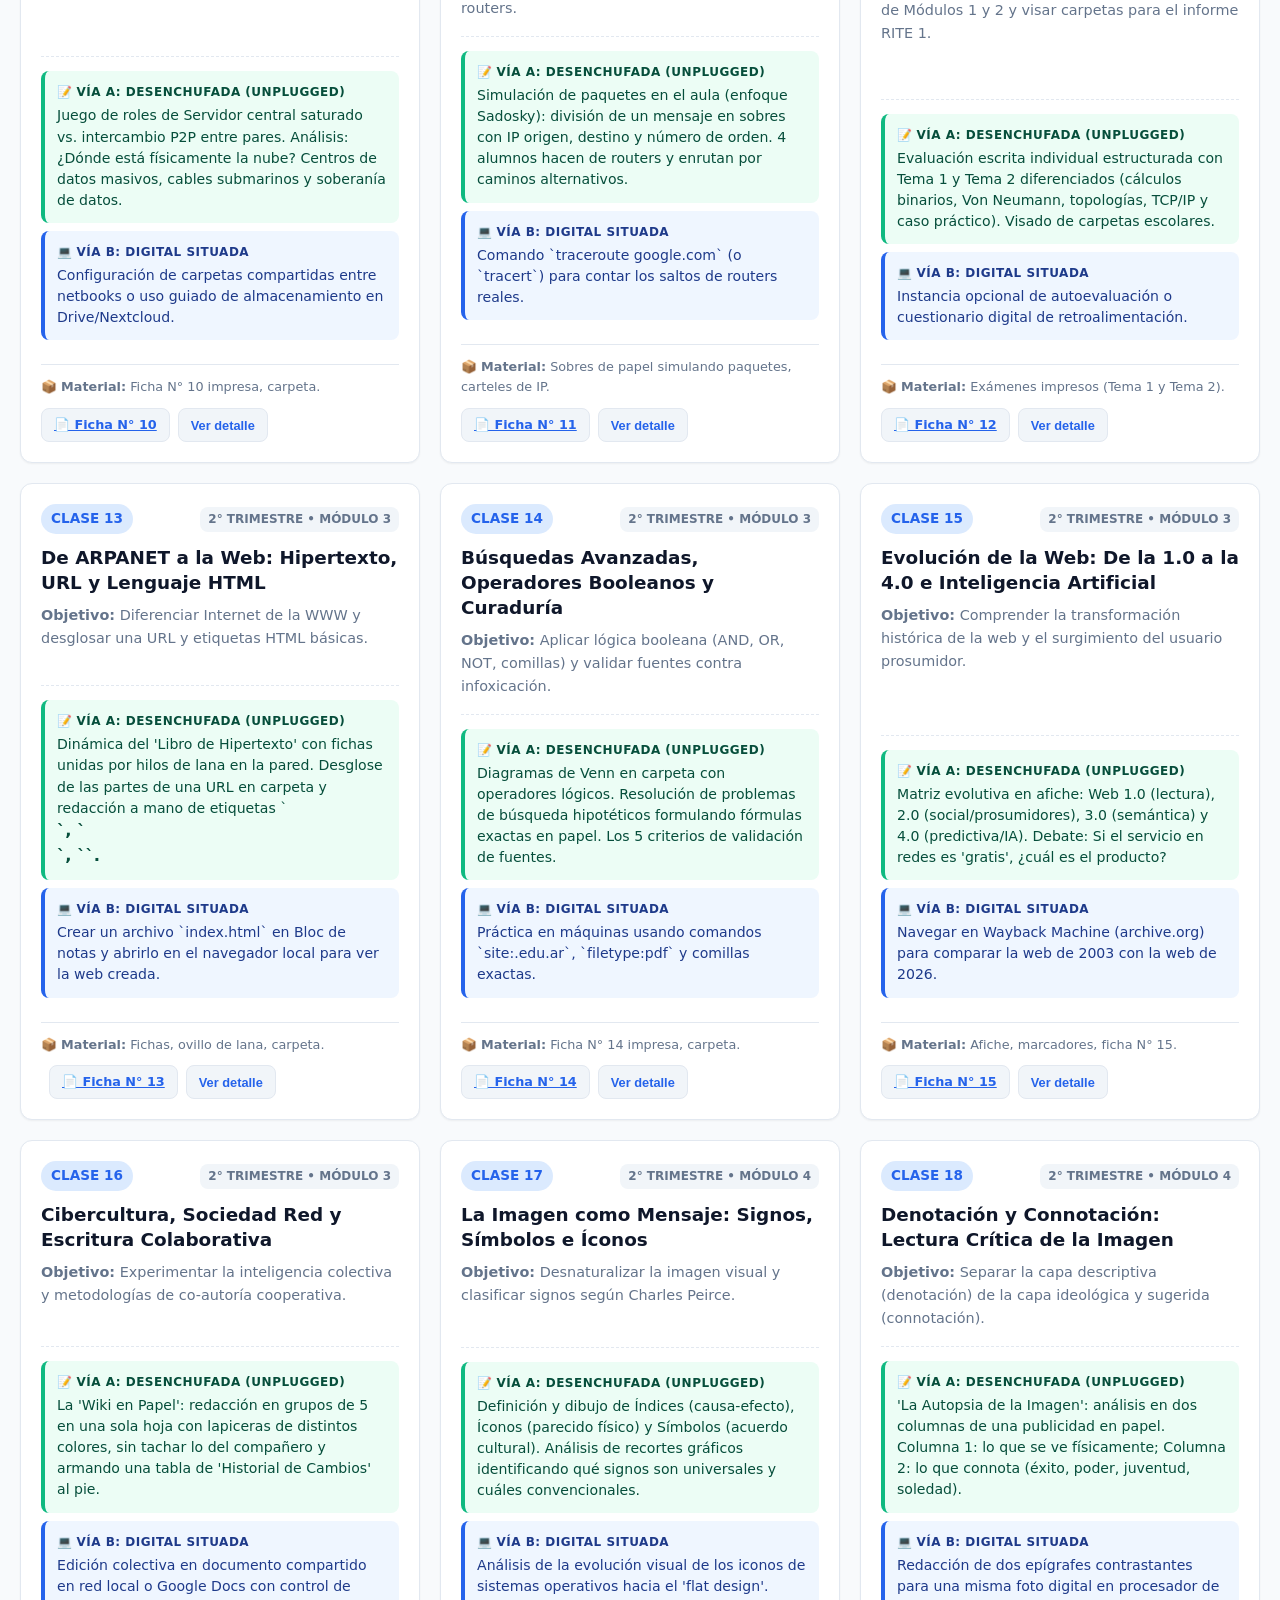
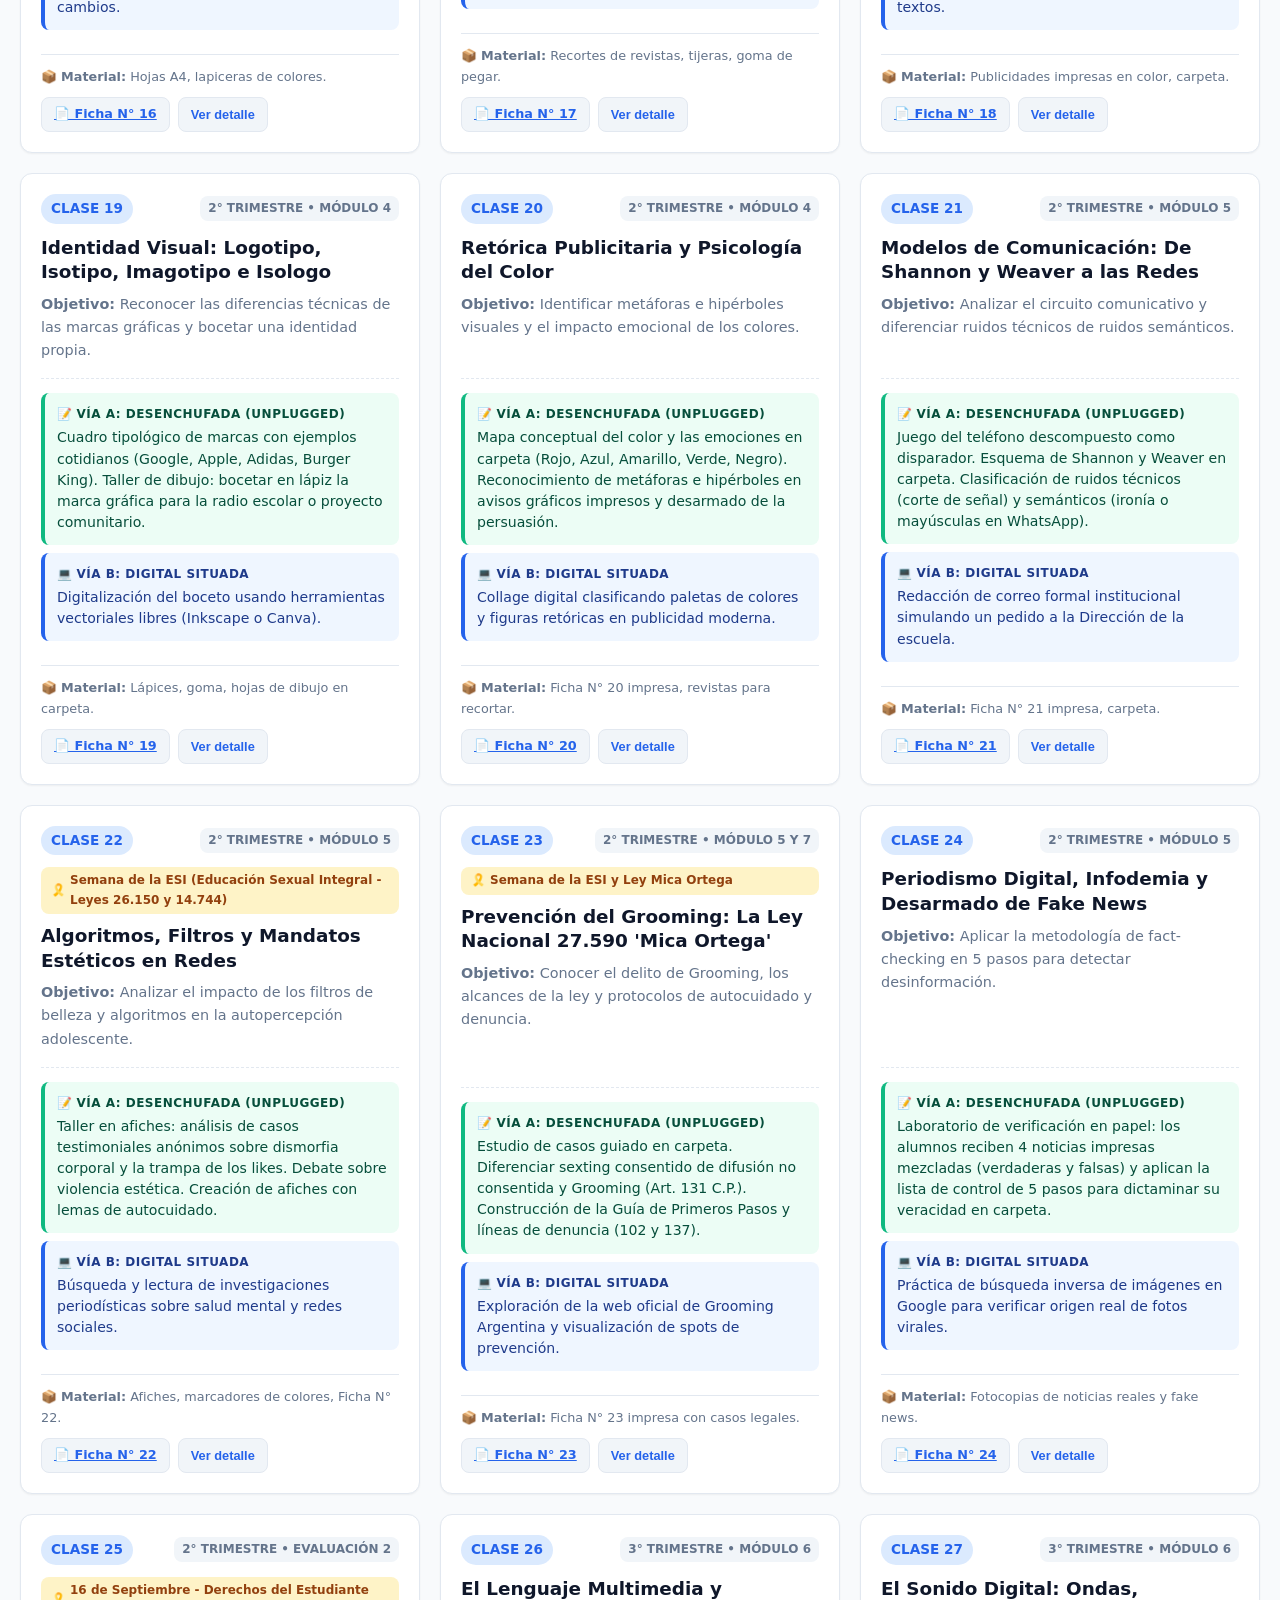
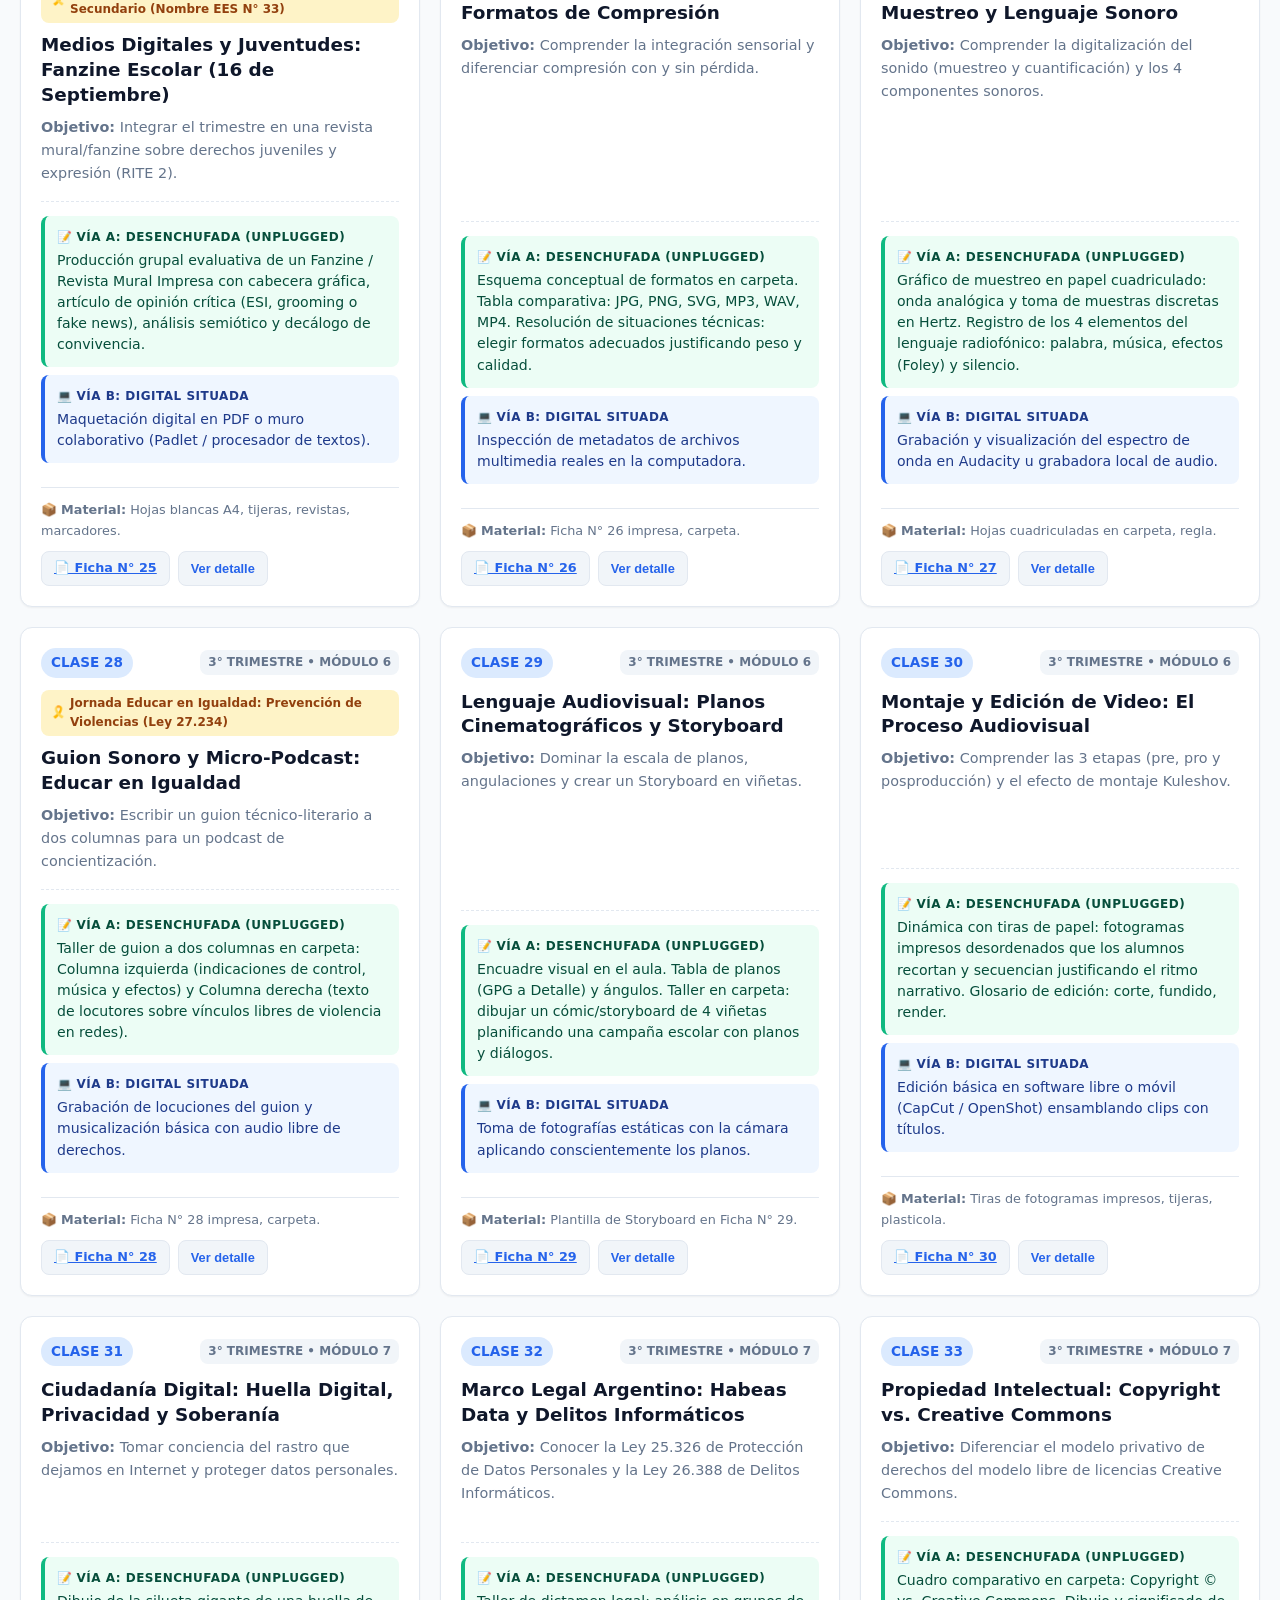
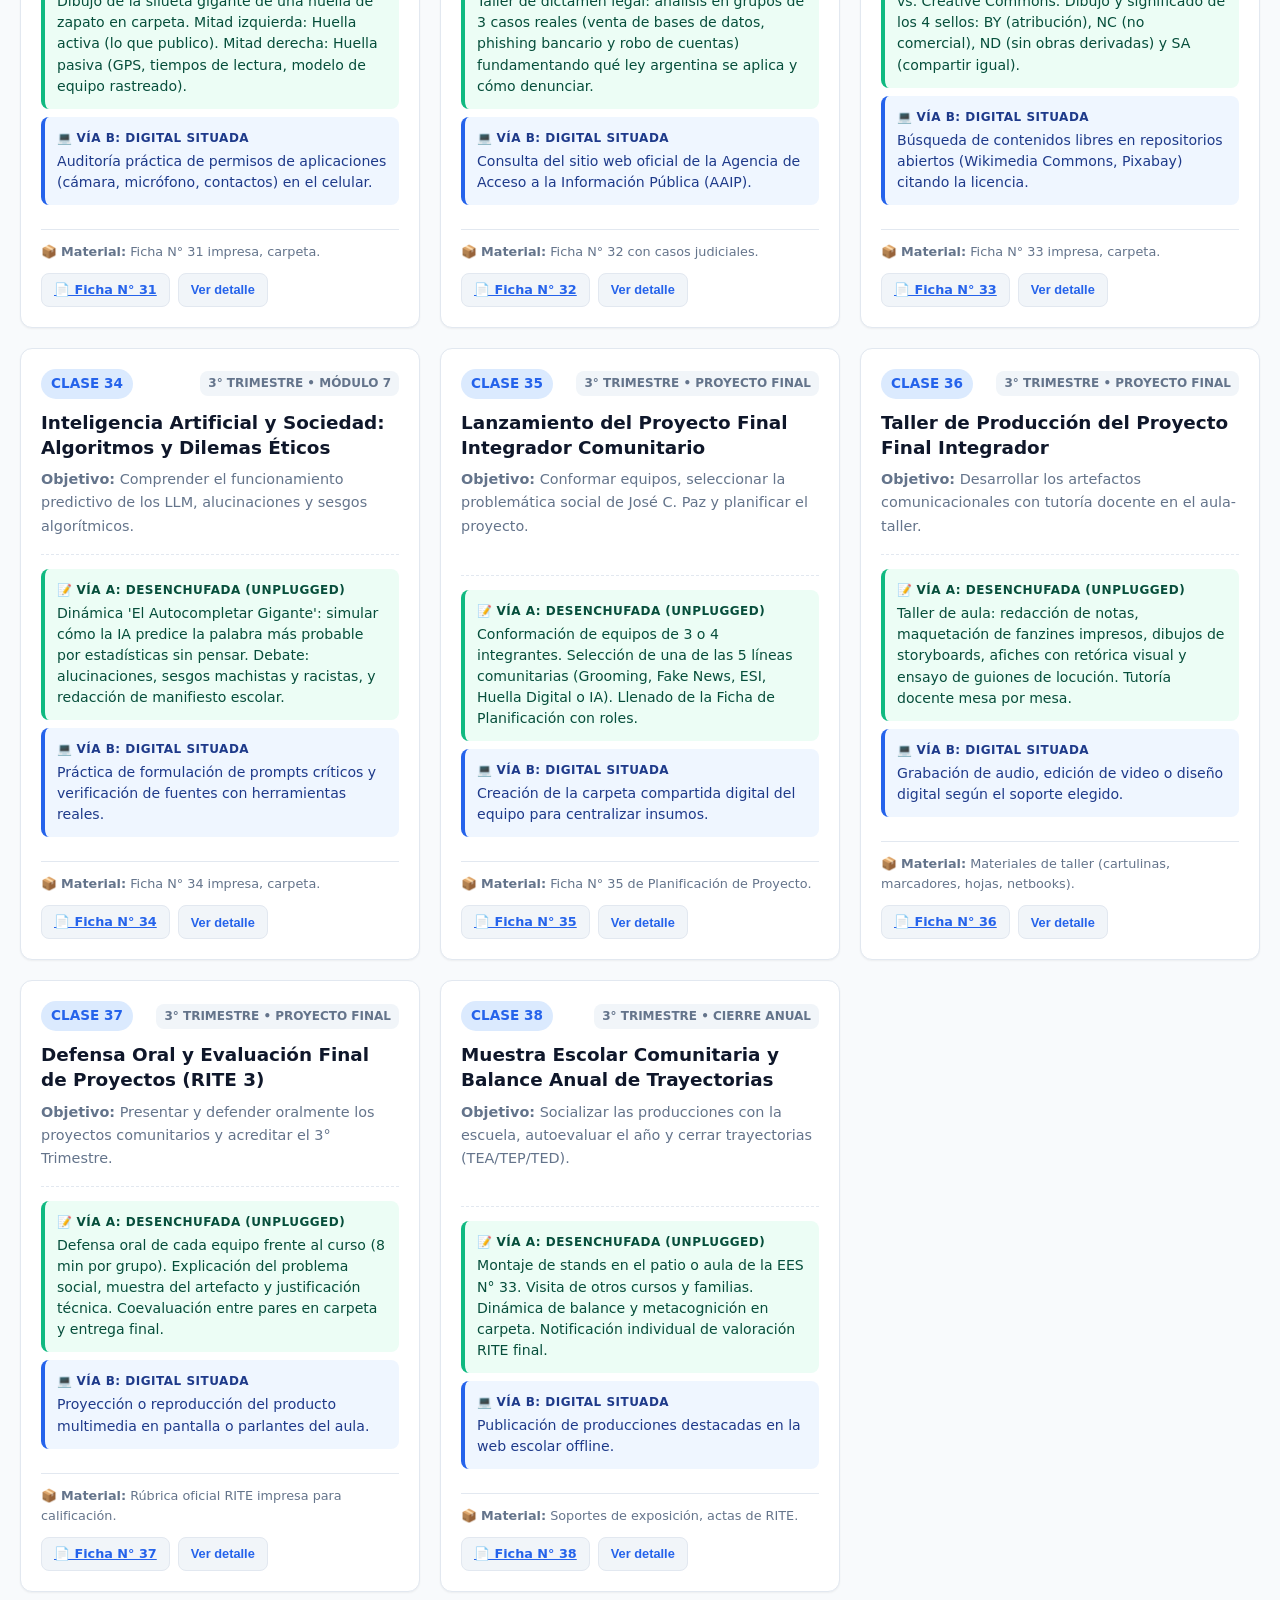
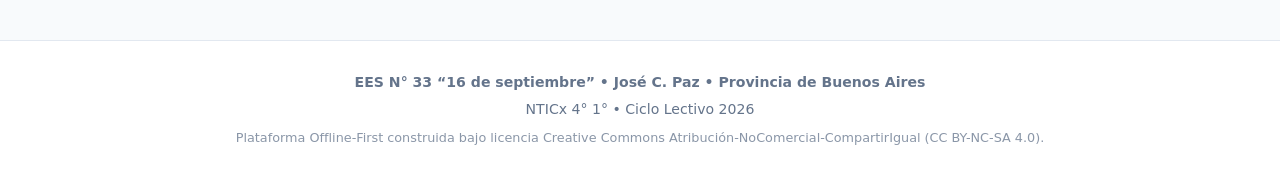
<file: documento.html>
<!doctype html>
<html lang="es">
<head>
  <meta charset="utf-8">
  <meta name="viewport" content="width=device-width, initial-scale=1">
  <meta name="description" content="Lector oficial de documentos y fichas de NTICx 4° Año. EES N° 33 '16 de septiembre'.">
  <meta name="theme-color" content="#2563eb">
  <title>Lector de Documentos | NTICx 4° Año • EES N° 33</title>
  <link rel="icon" href="favicon.svg" type="image/svg+xml">
  <script>document.documentElement.setAttribute('data-theme', location.protocol === 'file:' ? 'light' : (localStorage.getItem('nticx-theme') || 'light'));</script>
  <link rel="stylesheet" href="styles.css">
</head>
<body>
  <div id="offline-status" class="offline-status" role="status" aria-live="polite" hidden></div>
  <!-- HEADER UNIFICADO -->
  <header class="header-glass">
    <div class="header-container">
      <a href="./" class="brand" aria-label="Volver a la plataforma NTICx">
        <div class="brand-badge">NTICx</div>
        <div class="brand-info">
          <h1>EES N° 33 “16 de septiembre”</h1>
          <p>4° 1° Secundaria • Ciclo Lectivo 2026</p>
        </div>
      </a>

      <nav class="header-nav" aria-label="Navegación principal">
        <a href="./#tab-clases" class="nav-link">
          <span class="nav-icon">📅</span> <span class="nav-text">Clases</span>
        </a>
        <a href="./#tab-cuadernillo" class="nav-link">
          <span class="nav-icon">📝</span> <span class="nav-text">Fichas</span>
        </a>
        <a href="./#tab-manual" class="nav-link">
          <span class="nav-icon">📖</span> <span class="nav-text">Manual</span>
        </a>
        <a href="./#tab-calendario" class="nav-link">
          <span class="nav-icon">🗓️</span> <span class="nav-text">Calendario</span>
        </a>
      </nav>

      <div class="header-controls">
        <button id="theme-toggle-btn" class="btn-icon" type="button" title="Cambiar tema" aria-pressed="false">
          <span class="theme-icon">🌙</span> <span class="control-text">Modo Oscuro</span>
        </button>
        <button onclick="window.print()" class="btn-icon" type="button" title="Imprimir o guardar como PDF">
          <span>🖨️</span> <span class="control-text">Imprimir PDF</span>
        </button>
        <button id="lock-session-btn" class="btn-icon" type="button" title="Bloquear sesión">
          <span>🔒</span> <span class="control-text">Bloquear</span>
        </button>
      </div>
    </div>
  </header>

  <main class="main-container document-page">
    <!-- TOOLBAR DEL LECTOR -->
    <div class="reader-toolbar">
      <a class="back-btn" href="./">← Volver a la plataforma</a>

      <div class="reader-toolbar-actions">
        <div class="font-size-adjuster" title="Ajustar tamaño de texto para lectura">
          <span style="font-size:0.75rem; color:var(--text-muted); margin: 0 4px;">Texto:</span>
          <button type="button" id="btn-font-sm" class="font-btn" title="Texto pequeño">A-</button>
          <button type="button" id="btn-font-md" class="font-btn active" title="Texto mediano (predeterminado)">A</button>
          <button type="button" id="btn-font-lg" class="font-btn" title="Texto grande">A+</button>
          <button type="button" id="btn-font-xl" class="font-btn" title="Texto extra grande">A++</button>
        </div>
        <button type="button" onclick="window.print()" class="btn-icon" title="Imprimir o exportar PDF">
          🖨️ Guardar PDF
        </button>
      </div>
    </div>

    <!-- CONTENEDOR DEL DOCUMENTO CON TIPOGRAFÍA MEJORADA -->
    <article id="documento" class="document-viewer font-size-md" aria-live="polite">
      <p class="loading">Cargando documento pedagógico…</p>
    </article>
  </main>

  <footer class="site-footer">
    <p><strong>EES N° 33 “16 de septiembre” • José C. Paz</strong></p>
    <p style="margin-top:4px">NTICx 4° 1° • Ciclo Lectivo 2026</p>
  </footer>

  <script src="theme.js"></script>
  <script src="documento.js"></script>
  <script src="offline.js"></script>
</body>
</html>
</file>
<file: styles.css>
/* ESTILOS DE LA PLATAFORMA DE CONSULTA NTICx 2026 */
/* EES N° 33 "16 de septiembre" | José C. Paz | Docente: Nahuel Lemos */

:root {
  --primary: #2563eb;
  --primary-hover: #1d4ed8;
  --primary-light: #dbeafe;
  --accent: #8b5cf6;
  --accent-light: #ede9fe;
  --success: #10b981;
  --warning: #f59e0b;
  --danger: #ef4444;

  --bg-main: #f8fafc;
  --bg-card: #ffffff;
  --bg-card-alt: #f1f5f9;
  --border-color: #e2e8f0;

  --text-main: #0f172a;
  --text-muted: #64748b;
  --text-inverse: #ffffff;

  --shadow-sm: 0 1px 2px 0 rgb(0 0 0 / 0.05);
  --shadow-md: 0 4px 6px -1px rgb(0 0 0 / 0.1), 0 2px 4px -2px rgb(0 0 0 / 0.1);
  --shadow-lg: 0 10px 15px -3px rgb(0 0 0 / 0.1), 0 4px 6px -4px rgb(0 0 0 / 0.1);

  --radius-sm: 8px;
  --radius-md: 12px;
  --radius-lg: 16px;
  --radius-full: 9999px;

  --font-sans: system-ui, -apple-system, BlinkMacSystemFont, 'Segoe UI', Roboto, Helvetica, Arial, sans-serif;
  --transition: all 0.2s cubic-bezier(0.4, 0, 0.2, 1);
}

[data-theme="dark"] {
  --bg-main: #090d16;
  --bg-card: #131a29;
  --bg-card-alt: #1a2336;
  --border-color: #26334d;

  --text-main: #f1f5f9;
  --text-muted: #94a3b8;
  --primary-light: #1e293b;
  --accent-light: #2e1065;
}

* {
  box-sizing: border-box;
  margin: 0;
  padding: 0;
}

body {
  font-family: var(--font-sans);
  background-color: var(--bg-main);
  color: var(--text-main);
  line-height: 1.6;
  min-height: 100vh;
  display: flex;
  flex-direction: column;
  transition: background-color 0.3s ease, color 0.3s ease;
}

#offline-status {
  padding: 8px 20px;
  text-align: center;
  font-size: 0.9rem;
  border-bottom: 1px solid var(--border-color);
  background: var(--bg-card);
  color: var(--text-main);
}

#offline-status[data-state="ready"] {
  border-bottom-color: var(--success);
}

#offline-status[data-state="offline"],
#offline-status[data-state="pending"] {
  border-bottom-color: var(--warning);
}

#offline-status[data-state="warning"] {
  border-bottom-color: var(--danger);
}

.curriculum-map {
  margin-bottom: 24px;
  padding: 24px;
  border: 1px solid var(--border-color);
  border-radius: var(--radius-md);
  background: var(--bg-card);
  box-shadow: var(--shadow-sm);
}

.curriculum-map h2 {
  margin-bottom: 8px;
  color: var(--primary);
}

.curriculum-map > p,
.curriculum-extension p {
  color: var(--text-muted);
}

.curriculum-module-list {
  display: grid;
  grid-template-columns: repeat(auto-fit, minmax(210px, 1fr));
  gap: 8px 24px;
  margin: 16px 0 20px 24px;
}

.curriculum-extension {
  padding: 16px;
  border-left: 4px solid var(--accent);
  border-radius: 0 var(--radius-sm) var(--radius-sm) 0;
  background: var(--bg-card-alt);
}

.curriculum-extension h3 {
  margin-bottom: 6px;
  color: var(--text-main);
}

.curriculum-extension p + p {
  margin-top: 8px;
}

.calendar-curriculum-note {
  margin: 12px 0 20px;
  padding: 12px 16px;
  border-left: 4px solid var(--primary);
  background: var(--bg-card-alt);
  color: var(--text-muted);
}

/* NAVBAR & HEADER UNIFICADO */
.header-glass {
  position: sticky;
  top: 0;
  z-index: 100;
  background-color: rgba(255, 255, 255, 0.9);
  backdrop-filter: blur(14px);
  -webkit-backdrop-filter: blur(14px);
  border-bottom: 1px solid var(--border-color);
  box-shadow: 0 1px 3px 0 rgb(0 0 0 / 0.05);
  transition: var(--transition);
}

[data-theme="dark"] .header-glass {
  background-color: rgba(15, 23, 42, 0.9);
  border-bottom-color: rgba(255, 255, 255, 0.08);
}

.header-container {
  max-width: 1320px;
  margin: 0 auto;
  padding: 10px 20px;
  display: flex;
  align-items: center;
  justify-content: space-between;
  gap: 16px;
}

.brand {
  display: flex;
  align-items: center;
  gap: 12px;
  text-decoration: none;
  color: var(--text-main);
  flex-shrink: 0;
}

.brand-badge {
  background: linear-gradient(135deg, var(--primary), var(--accent));
  color: #fff;
  font-weight: 800;
  font-size: 1.05rem;
  padding: 6px 12px;
  border-radius: var(--radius-sm);
  letter-spacing: 0.5px;
  box-shadow: 0 2px 8px rgba(37, 99, 235, 0.3);
}

.brand-info h1 {
  font-size: 1.05rem;
  font-weight: 700;
  line-height: 1.25;
}

.brand-info p {
  font-size: 0.78rem;
  color: var(--text-muted);
}

/* NAVEGACIÓN CENTRAL HOMOGÉNEA */
.header-nav {
  display: flex;
  align-items: center;
  gap: 4px;
  background: var(--bg-card-alt);
  padding: 4px;
  border-radius: var(--radius-full);
  border: 1px solid var(--border-color);
}

.header-nav.main-nav {
  min-width: 0;
  overflow-x: auto;
  justify-content: flex-start;
}

.header-nav .nav-link,
.header-nav .nav-tab-link {
  display: inline-flex;
  align-items: center;
  gap: 6px;
  padding: 6px 14px;
  font-size: 0.86rem;
  font-weight: 600;
  color: var(--text-muted);
  text-decoration: none;
  border-radius: var(--radius-full);
  background: transparent;
  border: none;
  cursor: pointer;
  font-family: inherit;
  transition: var(--transition);
  white-space: nowrap;
}

.header-nav .nav-link:hover,
.header-nav .nav-tab-link:hover {
  color: var(--text-main);
  background: var(--bg-card);
}

.header-nav .nav-link.active,
.header-nav .nav-tab-link.active {
  color: var(--primary);
  background: var(--bg-card);
  box-shadow: var(--shadow-sm);
  font-weight: 700;
}

.header-controls {
  display: flex;
  align-items: center;
  gap: 8px;
  flex-shrink: 0;
}

.btn-icon {
  background: var(--bg-card-alt);
  border: 1px solid var(--border-color);
  color: var(--text-main);
  padding: 7px 12px;
  border-radius: var(--radius-sm);
  cursor: pointer;
  font-size: 0.85rem;
  font-weight: 600;
  display: inline-flex;
  align-items: center;
  gap: 6px;
  text-decoration: none;
  transition: var(--transition);
}

.btn-icon:hover {
  background: var(--border-color);
  transform: translateY(-1px);
}

:focus-visible {
  outline: 3px solid var(--warning);
  outline-offset: 3px;
}

.site-guide {
  max-width: 1280px;
  margin: 24px auto 0;
  padding: 20px;
  border: 1px solid var(--border-color);
  border-radius: var(--radius-md);
  background: var(--bg-card);
  display: flex;
  justify-content: space-between;
  align-items: center;
  gap: 24px;
}

.site-guide h2 { font-size: 1.25rem; margin-bottom: 4px; }
.site-guide p { color: var(--text-muted); max-width: 720px; }
.site-guide a:not(.btn-icon) { color: var(--primary); font-weight: 700; }
.eyebrow { color: var(--accent) !important; font-size: .78rem; font-weight: 800; letter-spacing: .08em; }
.site-guide-actions { display: flex; flex-wrap: wrap; gap: 8px; justify-content: flex-end; }

/* LAYOUT DE PÁGINAS DE RECURSOS Y DOCUMENTOS */
.resource-page, .document-page { max-width: 1140px; padding-top: 24px; padding-bottom: 48px; }

/* BREADCRUMB & HERO BANNER */
.page-intro-banner {
  background: var(--bg-card);
  border: 1px solid var(--border-color);
  border-radius: var(--radius-lg);
  padding: 24px 28px;
  margin-bottom: 24px;
  box-shadow: var(--shadow-sm);
}

.page-breadcrumb {
  display: flex;
  align-items: center;
  gap: 8px;
  font-size: 0.82rem;
  font-weight: 600;
  color: var(--text-muted);
  margin-bottom: 10px;
}

.page-breadcrumb a {
  color: var(--text-muted);
  text-decoration: none;
  transition: var(--transition);
}

.page-breadcrumb a:hover {
  color: var(--primary);
}

.page-breadcrumb .sep {
  opacity: 0.5;
}

.page-breadcrumb .current {
  color: var(--primary);
  font-weight: 700;
}

.page-intro-banner h2 {
  font-size: 1.85rem;
  margin: 0 0 6px;
  letter-spacing: -0.02em;
}

.page-intro-banner p {
  color: var(--text-muted);
  max-width: 780px;
  font-size: 0.95rem;
  line-height: 1.6;
}

/* TOOLBAR INTERACTIVO DE MATERIALES */
.materials-toolbar {
  display: flex;
  flex-direction: column;
  gap: 14px;
  margin-bottom: 28px;
  background: var(--bg-card);
  border: 1px solid var(--border-color);
  border-radius: var(--radius-md);
  padding: 16px 20px;
  box-shadow: var(--shadow-sm);
}

.materials-search-row {
  display: flex;
  align-items: center;
  gap: 12px;
}

.materials-search-input {
  flex: 1;
  padding: 10px 16px;
  border: 1px solid var(--border-color);
  border-radius: var(--radius-sm);
  background: var(--bg-card-alt);
  color: var(--text-main);
  font-size: 0.92rem;
  font-family: inherit;
  transition: var(--transition);
}

.materials-search-input:focus {
  outline: none;
  border-color: var(--primary);
  background: var(--bg-card);
  box-shadow: 0 0 0 3px rgba(37, 99, 235, 0.15);
}

.materials-filter-chips {
  display: flex;
  flex-wrap: wrap;
  gap: 8px;
}

.filter-chip-btn {
  background: var(--bg-card-alt);
  border: 1px solid var(--border-color);
  color: var(--text-muted);
  padding: 6px 14px;
  border-radius: var(--radius-full);
  font-size: 0.82rem;
  font-weight: 600;
  cursor: pointer;
  transition: var(--transition);
}

.filter-chip-btn:hover {
  color: var(--text-main);
  border-color: var(--primary);
}

.filter-chip-btn.active {
  background: var(--primary);
  color: #ffffff;
  border-color: var(--primary);
  box-shadow: 0 2px 6px rgba(37, 99, 235, 0.3);
}

/* SECCIONES Y ENCABEZADOS DE MATERIALES */
.resource-section { margin-top: 36px; scroll-margin-top: 100px; }
.section-heading-clean {
  display: flex;
  align-items: center;
  justify-content: space-between;
  flex-wrap: wrap;
  gap: 10px;
  margin-bottom: 16px;
  padding-bottom: 8px;
  border-bottom: 1px solid var(--border-color);
}

.section-heading-clean .heading-left {
  display: flex;
  align-items: center;
  gap: 10px;
}

.section-heading-clean h2 {
  font-size: 1.3rem;
  margin: 0;
}

.section-pill-tag {
  font-size: 0.72rem;
  font-weight: 800;
  text-transform: uppercase;
  letter-spacing: 0.05em;
  padding: 3px 10px;
  border-radius: var(--radius-full);
}

.section-pill-tag.student {
  background: #ecfdf5;
  color: #047857;
  border: 1px solid #a7f3d0;
}

.section-pill-tag.teacher {
  background: #f5f3ff;
  color: #6b21a8;
  border: 1px solid #ddd6fe;
}

[data-theme="dark"] .section-pill-tag.student { background: #064e3b; color: #a7f3d0; border-color: #047857; }
[data-theme="dark"] .section-pill-tag.teacher { background: #3b0764; color: #e9d5ff; border-color: #6b21a8; }

.section-heading-clean .heading-desc {
  font-size: 0.85rem;
  color: var(--text-muted);
}

/* GRID DE TARJETAS REDISEÑADO (ALTA LEGIBILIDAD) */
.resource-cards-grid {
  display: grid;
  grid-template-columns: repeat(auto-fill, minmax(295px, 1fr));
  gap: 16px;
}

.card-item-modern {
  background: var(--bg-card);
  border: 1px solid var(--border-color);
  border-radius: var(--radius-md);
  padding: 18px 20px;
  text-decoration: none;
  color: var(--text-main);
  display: flex;
  flex-direction: column;
  justify-content: space-between;
  box-shadow: var(--shadow-sm);
  transition: transform 0.2s ease, box-shadow 0.2s ease, border-color 0.2s ease;
  position: relative;
}

.card-item-modern:hover {
  border-color: var(--primary);
  box-shadow: var(--shadow-md);
  transform: translateY(-3px);
}

.card-item-header {
  display: flex;
  align-items: center;
  justify-content: space-between;
  gap: 8px;
  margin-bottom: 10px;
}

.badge-num-pill {
  font-size: 0.75rem;
  font-weight: 800;
  letter-spacing: 0.04em;
  padding: 3px 8px;
  border-radius: var(--radius-sm);
}

.badge-num-pill.t1 { background: #dbeafe; color: #1e40af; }
.badge-num-pill.t2 { background: #ede9fe; color: #6b21a8; }
.badge-num-pill.t3 { background: #d1fae5; color: #065f46; }
.badge-num-pill.eval { background: #ffedd5; color: #9a3412; }
.badge-num-pill.doc { background: #fef3c7; color: #92400e; }

[data-theme="dark"] .badge-num-pill.t1 { background: #1e3a8a; color: #bfdbfe; }
[data-theme="dark"] .badge-num-pill.t2 { background: #581c87; color: #e9d5ff; }
[data-theme="dark"] .badge-num-pill.t3 { background: #064e3b; color: #a7f3d0; }
[data-theme="dark"] .badge-num-pill.eval { background: #7c2d12; color: #fed7aa; }
[data-theme="dark"] .badge-num-pill.doc { background: #78350f; color: #fde68a; }

.card-item-module {
  font-size: 0.74rem;
  color: var(--text-muted);
  font-weight: 600;
  white-space: nowrap;
  overflow: hidden;
  text-overflow: ellipsis;
  max-width: 160px;
}

.card-item-title {
  font-size: 1.02rem;
  font-weight: 700;
  line-height: 1.35;
  margin-bottom: 8px;
  color: var(--text-main);
}

.card-item-desc {
  font-size: 0.85rem;
  color: var(--text-muted);
  line-height: 1.5;
  margin-bottom: 14px;
  flex: 1;
}

.card-item-footer {
  display: flex;
  align-items: center;
  justify-content: space-between;
  border-top: 1px solid var(--border-color);
  padding-top: 10px;
  font-size: 0.78rem;
  color: var(--text-muted);
}

.card-item-footer .action-cue {
  color: var(--primary);
  font-weight: 700;
  display: inline-flex;
  align-items: center;
  gap: 4px;
  transition: transform 0.2s ease;
}

.card-item-modern:hover .action-cue {
  transform: translateX(4px);
}

/* PANELES DE REFERENCIA Y DOCENTE */
.teacher-panel-clean {
  background: var(--bg-card-alt);
  border: 1px solid var(--border-color);
  border-left: 4px solid var(--accent);
  border-radius: var(--radius-md);
  margin-top: 24px;
  padding: 20px;
}

.teacher-panel-clean h3 {
  margin: 4px 0 6px;
  font-size: 1.1rem;
  color: var(--text-main);
}

.teacher-panel-clean > p {
  color: var(--text-muted);
  font-size: 0.9rem;
  margin-bottom: 16px;
}

/* LECTOR DE DOCUMENTOS (.document-viewer) */
.reader-toolbar {
  background: var(--bg-card);
  border: 1px solid var(--border-color);
  border-radius: var(--radius-md);
  padding: 10px 16px;
  margin-bottom: 18px;
  display: flex;
  align-items: center;
  justify-content: space-between;
  flex-wrap: wrap;
  gap: 12px;
  box-shadow: var(--shadow-sm);
}

.reader-toolbar .back-btn {
  color: var(--primary);
  text-decoration: none;
  font-weight: 700;
  font-size: 0.88rem;
  display: inline-flex;
  align-items: center;
  gap: 6px;
}

.reader-toolbar .back-btn:hover {
  text-decoration: underline;
}

.reader-toolbar-actions {
  display: flex;
  align-items: center;
  gap: 10px;
}

.font-size-adjuster {
  display: inline-flex;
  align-items: center;
  background: var(--bg-card-alt);
  border: 1px solid var(--border-color);
  border-radius: var(--radius-sm);
  padding: 2px;
  gap: 2px;
}

.font-btn {
  background: none;
  border: none;
  color: var(--text-main);
  padding: 4px 8px;
  font-size: 0.8rem;
  font-weight: 700;
  cursor: pointer;
  border-radius: 4px;
  transition: var(--transition);
}

.font-btn:hover {
  background: var(--border-color);
}

.document-viewer {
  max-width: 860px;
  margin: 0 auto;
  background: var(--bg-card);
  border: 1px solid var(--border-color);
  border-radius: var(--radius-lg);
  padding: clamp(24px, 5vw, 44px);
  box-shadow: var(--shadow-sm);
  font-size: 1.05rem;
  line-height: 1.8;
  color: var(--text-main);
  transition: font-size 0.2s ease;
}

.document-viewer.font-size-sm { font-size: 0.95rem; line-height: 1.7; }
.document-viewer.font-size-md { font-size: 1.05rem; line-height: 1.8; }
.document-viewer.font-size-lg { font-size: 1.18rem; line-height: 1.85; }
.document-viewer.font-size-xl { font-size: 1.3rem; line-height: 1.95; }

.document-viewer h1 {
  color: var(--primary);
  font-size: clamp(1.6rem, 3.8vw, 2.2rem);
  line-height: 1.25;
  margin: 20px 0 16px;
  letter-spacing: -0.02em;
}

.document-viewer h2 {
  font-size: 1.4rem;
  margin: 32px 0 12px;
  padding-bottom: 8px;
  border-bottom: 2px solid var(--border-color);
  color: var(--text-main);
}

.document-viewer h3 {
  font-size: 1.15rem;
  margin: 24px 0 8px;
  font-weight: 700;
}

.document-viewer h4 {
  font-size: 0.95rem;
  font-weight: 800;
  text-transform: uppercase;
  letter-spacing: 0.05em;
  color: var(--text-muted);
  margin: 20px 0 8px;
}

.document-viewer p, .document-viewer li {
  margin-bottom: 12px;
}

.document-viewer ul, .document-viewer ol {
  margin: 0 0 18px 24px;
}

.document-viewer li {
  margin-bottom: 6px;
}

/* ALERTAS Y CALLOUTS EN DOCUMENTOS */
.doc-callout {
  border-radius: var(--radius-md);
  border-left: 5px solid;
  padding: 14px 18px;
  margin: 22px 0;
  background: var(--bg-card-alt);
}

.doc-callout .callout-header {
  font-weight: 800;
  font-size: 0.85rem;
  text-transform: uppercase;
  letter-spacing: 0.04em;
  margin-bottom: 6px;
  display: flex;
  align-items: center;
  gap: 6px;
}

.doc-callout.callout-note {
  border-color: #3b82f6;
  background: #eff6ff;
  color: #1e3a8a;
}
[data-theme="dark"] .doc-callout.callout-note { background: #172554; color: #bfdbfe; }

.doc-callout.callout-tip {
  border-color: #10b981;
  background: #ecfdf5;
  color: #064e3b;
}
[data-theme="dark"] .doc-callout.callout-tip { background: #064e3b; color: #a7f3d0; }

.doc-callout.callout-important {
  border-color: #8b5cf6;
  background: #f5f3ff;
  color: #4c1d95;
}
[data-theme="dark"] .doc-callout.callout-important { background: #2e1065; color: #ddd6fe; }

.doc-callout.callout-warning {
  border-color: #f59e0b;
  background: #fffbeb;
  color: #78350f;
}
[data-theme="dark"] .doc-callout.callout-warning { background: #451a03; color: #fde68a; }

.doc-callout.callout-caution {
  border-color: #ef4444;
  background: #fef2f2;
  color: #7f1d1d;
}
[data-theme="dark"] .doc-callout.callout-caution { background: #450a0a; color: #fecaca; }

/* TABLAS EN LECTOR */
.table-responsive-wrapper {
  overflow-x: auto;
  margin: 20px 0;
  border-radius: var(--radius-sm);
  border: 1px solid var(--border-color);
}

.document-viewer table {
  width: 100%;
  border-collapse: collapse;
  text-align: left;
  font-size: 0.95rem;
}

.document-viewer th {
  background: var(--bg-card-alt);
  color: var(--text-main);
  font-weight: 700;
  padding: 10px 14px;
  border-bottom: 2px solid var(--border-color);
}

.document-viewer td {
  padding: 10px 14px;
  border-bottom: 1px solid var(--border-color);
  color: var(--text-main);
}

.document-viewer tr:last-child td {
  border-bottom: none;
}

.document-viewer tr:hover td {
  background: var(--bg-card-alt);
}

/* BLOQUES DE CÓDIGO Y DIAGRAMAS ASCII */
.document-viewer pre {
  background: #0f172a;
  color: #e2e8f0;
  overflow-x: auto;
  padding: 16px 20px;
  margin: 20px 0;
  border-radius: var(--radius-md);
  font-family: 'JetBrains Mono', 'Fira Code', Consolas, monospace;
  font-size: 0.88rem;
  line-height: 1.5;
  box-shadow: inset 0 2px 4px rgba(0,0,0,0.3);
}

.document-viewer code {
  background: var(--bg-card-alt);
  color: var(--primary);
  border-radius: 4px;
  padding: 2px 5px;
  font-size: 0.9em;
  font-family: 'JetBrains Mono', Consolas, monospace;
}

.document-viewer pre code {
  background: none;
  color: inherit;
  padding: 0;
}

.document-viewer blockquote {
  border-left: 4px solid var(--accent);
  background: var(--bg-card-alt);
  margin: 18px 0;
  padding: 12px 18px;
  border-radius: 0 var(--radius-sm) var(--radius-sm) 0;
  font-style: italic;
}

.document-viewer hr {
  border: 0;
  border-top: 1px solid var(--border-color);
  margin: 28px 0;
}

.document-viewer a {
  color: var(--primary);
  font-weight: 700;
  text-decoration: underline;
  text-underline-offset: 3px;
}

.document-source {
  color: var(--text-muted);
  font-size: 0.85rem;
  border-bottom: 1px solid var(--border-color);
  padding-bottom: 12px;
  margin-bottom: 16px;
}

.document-audience {
  padding: 10px 14px;
  border-radius: var(--radius-sm);
  margin-bottom: 12px;
  font-size: 0.82rem;
  font-weight: 700;
}

.document-audience.student {
  color: #065f46;
  background: #d1fae5;
  border: 1px solid #a7f3d0;
}

.document-audience.teacher {
  color: #5b21b6;
  background: #ede9fe;
  border: 1px solid #ddd6fe;
}

[data-theme="dark"] .document-audience.student { background: #064e3b; color: #a7f3d0; border-color: #047857; }
[data-theme="dark"] .document-audience.teacher { background: #3b0764; color: #e9d5ff; border-color: #6b21a8; }

/* CHECKBOXES DE TAREAS */
.task-check-icon {
  display: inline-flex;
  align-items: center;
  justify-content: center;
  width: 18px;
  height: 18px;
  border-radius: 4px;
  border: 1.5px solid var(--border-color);
  margin-right: 6px;
  vertical-align: -3px;
  font-size: 0.75rem;
}

.task-check-icon.checked {
  background: var(--success);
  border-color: var(--success);
  color: #ffffff;
}

.loading { color: var(--text-muted); font-size: 0.95rem; padding: 20px 0; }

.calendar-page { max-width: 1280px; padding-top: 36px; padding-bottom: 48px; }
.calendar-info { display: grid; grid-template-columns: repeat(3, 1fr); gap: 12px; margin: 24px 0 12px; }
.calendar-period { border-radius: var(--radius-md); border: 1px solid var(--border-color); background: var(--bg-card); padding: 14px; display: flex; flex-direction: column; gap: 2px; }
.calendar-period strong { color: var(--primary); }
.calendar-period span { color: var(--text-muted); font-size: .92rem; }
.calendar-period.recess strong { color: #b45309; }
.calendar-legend { display: flex; flex-wrap: wrap; gap: 8px 16px; color: var(--text-muted); font-size: .88rem; margin-bottom: 22px; }
.legend-item { width: 12px; height: 12px; display: inline-block; vertical-align: -1px; border-radius: 3px; margin-right: 3px; }
.legend-item.holiday { background: #fee2e2; border: 1px solid #ef4444; }
.legend-item.period-start { background: #dbeafe; border: 1px solid var(--primary); }
.legend-item.period-end { background: #ede9fe; border: 1px solid var(--accent); }
.calendar-grid { display: grid; grid-template-columns: repeat(auto-fit, minmax(245px, 1fr)); gap: 18px; }
.calendar-month { background: var(--bg-card); border: 1px solid var(--border-color); border-radius: var(--radius-md); box-shadow: var(--shadow-sm); overflow: hidden; }
.calendar-month h3 { background: var(--primary-light); color: var(--primary); font-size: 1rem; padding: 10px 14px; text-align: center; }
.calendar-days { display: grid; grid-template-columns: repeat(7, 1fr); gap: 3px; padding: 10px; text-align: center; }
.calendar-weekday { color: var(--text-muted); font-size: .72rem; font-weight: 800; padding-bottom: 4px; }
.calendar-day { min-height: 29px; border-radius: 50%; display: grid; place-items: center; font-size: .84rem; }
.calendar-day.today { background: var(--accent); color: #fff; font-weight: 800; }
.calendar-day.holiday { background: #fee2e2; color: #991b1b; font-weight: 800; border: 1px solid #fca5a5; }
.calendar-day.term-start { box-shadow: inset 0 0 0 2px var(--primary); color: var(--primary); font-weight: 800; }
.calendar-day.term-end { box-shadow: inset 0 0 0 2px var(--accent); color: var(--accent); font-weight: 800; }
.calendar-day.recess { box-shadow: inset 0 0 0 2px #f59e0b; color: #92400e; font-weight: 800; }
.calendar-day.holiday.today { background: var(--accent); color: #fff; border-color: var(--accent); }
.calendar-day.empty { visibility: hidden; }
.calendar-source { color: var(--text-muted); font-size: .85rem; margin-top: 24px; }
.calendar-source a { color: var(--primary); font-weight: 700; }

/* HERO BANNER */
.hero-banner {
  background: linear-gradient(135deg, #1e3a8a 0%, #3b82f6 50%, #7c3aed 100%);
  color: #ffffff;
  padding: 40px 20px;
  text-align: center;
  position: relative;
  overflow: hidden;
}

.hero-content {
  max-width: 900px;
  margin: 0 auto;
}

.hero-tag {
  display: inline-block;
  background: rgba(255, 255, 255, 0.2);
  backdrop-filter: blur(8px);
  padding: 4px 14px;
  border-radius: var(--radius-full);
  font-size: 0.85rem;
  font-weight: 600;
  margin-bottom: 12px;
  letter-spacing: 0.5px;
}

.hero-title {
  font-size: 2.2rem;
  font-weight: 800;
  margin-bottom: 12px;
  line-height: 1.2;
}

.hero-subtitle {
  font-size: 1.05rem;
  opacity: 0.92;
  margin-bottom: 24px;
  max-width: 760px;
  margin-left: auto;
  margin-right: auto;
}

.hero-meta-pills {
  display: flex;
  flex-wrap: wrap;
  justify-content: center;
  gap: 10px;
}

.hero-pill {
  background: rgba(0, 0, 0, 0.25);
  border: 1px solid rgba(255, 255, 255, 0.2);
  padding: 6px 14px;
  border-radius: var(--radius-full);
  font-size: 0.85rem;
  font-weight: 500;
}

/* NAVIGATION TABS */
.nav-tabs-container {
  background: var(--bg-card);
  border-bottom: 1px solid var(--border-color);
  position: sticky;
  top: 61px;
  z-index: 90;
}

.nav-tabs {
  max-width: 1280px;
  margin: 0 auto;
  display: flex;
  gap: 4px;
  overflow-x: auto;
  padding: 0 20px;
  scrollbar-width: none;
}

.nav-tabs::-webkit-scrollbar {
  display: none;
}

.tab-btn {
  background: none;
  border: none;
  border-bottom: 3px solid transparent;
  padding: 14px 18px;
  font-size: 0.95rem;
  font-weight: 600;
  color: var(--text-muted);
  cursor: pointer;
  white-space: nowrap;
  display: inline-flex;
  align-items: center;
  gap: 8px;
  transition: var(--transition);
}

.tab-btn:hover {
  color: var(--primary);
  background: var(--bg-card-alt);
}

.tab-btn.active {
  color: var(--primary);
  border-bottom-color: var(--primary);
  background: transparent;
}

/* MAIN CONTENT CONTAINER */
.main-container {
  max-width: 1280px;
  width: 100%;
  margin: 0 auto;
  padding: 24px 20px 48px;
  flex: 1;
}

.tab-content {
  display: none;
}

.tab-content.active {
  display: block;
  animation: fadeIn 0.25s ease-in-out;
}

@keyframes fadeIn {
  from { opacity: 0; transform: translateY(6px); }
  to { opacity: 1; transform: translateY(0); }
}

/* TOOLBAR & CONTROLS */
.toolbar {
  background: var(--bg-card);
  border: 1px solid var(--border-color);
  padding: 16px;
  border-radius: var(--radius-md);
  margin-bottom: 24px;
  display: flex;
  flex-wrap: wrap;
  align-items: center;
  justify-content: space-between;
  gap: 16px;
  box-shadow: var(--shadow-sm);
}

.search-box {
  position: relative;
  flex: 1;
  min-width: 260px;
}

.search-input {
  width: 100%;
  padding: 10px 16px 10px 40px;
  border: 1px solid var(--border-color);
  border-radius: var(--radius-sm);
  background: var(--bg-card-alt);
  color: var(--text-main);
  font-size: 0.95rem;
  outline: none;
  transition: var(--transition);
}

.search-input:focus {
  border-color: var(--primary);
  box-shadow: 0 0 0 3px rgba(37, 99, 235, 0.15);
}

.search-icon {
  position: absolute;
  left: 12px;
  top: 50%;
  transform: translateY(-50%);
  color: var(--text-muted);
  font-size: 1rem;
}

.filter-group {
  display: flex;
  flex-wrap: wrap;
  align-items: center;
  gap: 8px;
}

.filter-btn {
  background: var(--bg-card-alt);
  border: 1px solid var(--border-color);
  color: var(--text-muted);
  padding: 8px 14px;
  border-radius: var(--radius-sm);
  font-size: 0.85rem;
  font-weight: 600;
  cursor: pointer;
  transition: var(--transition);
}

.filter-btn:hover {
  background: var(--border-color);
  color: var(--text-main);
}

.filter-btn.active {
  background: var(--primary);
  border-color: var(--primary);
  color: #ffffff;
}

/* DUAL MODE TOGGLE BAR */
.dual-mode-banner {
  background: linear-gradient(90deg, #1e293b, #0f172a);
  color: #fff;
  border-radius: var(--radius-md);
  padding: 16px 20px;
  margin-bottom: 24px;
  display: flex;
  flex-wrap: wrap;
  align-items: center;
  justify-content: space-between;
  gap: 16px;
  box-shadow: var(--shadow-md);
}

.dual-mode-info h3 {
  font-size: 1rem;
  font-weight: 700;
  display: flex;
  align-items: center;
  gap: 8px;
}

.dual-mode-info p {
  font-size: 0.85rem;
  color: #94a3b8;
}

.mode-switch-group {
  display: inline-flex;
  background: rgba(255, 255, 255, 0.1);
  padding: 4px;
  border-radius: var(--radius-full);
}

.mode-switch-btn {
  background: none;
  border: none;
  color: #cbd5e1;
  padding: 8px 18px;
  font-size: 0.85rem;
  font-weight: 700;
  border-radius: var(--radius-full);
  cursor: pointer;
  transition: var(--transition);
  display: inline-flex;
  align-items: center;
  gap: 6px;
}

.mode-switch-btn.active {
  background: #ffffff;
  color: #0f172a;
  box-shadow: var(--shadow-sm);
}

/* CLASES GRID */
.classes-grid {
  display: grid;
  grid-template-columns: repeat(auto-fill, minmax(360px, 1fr));
  gap: 20px;
}

.class-card {
  background: var(--bg-card);
  border: 1px solid var(--border-color);
  border-radius: var(--radius-md);
  padding: 20px;
  display: flex;
  flex-direction: column;
  transition: var(--transition);
  position: relative;
  box-shadow: var(--shadow-sm);
}

.class-card:hover {
  transform: translateY(-3px);
  box-shadow: var(--shadow-md);
  border-color: var(--primary);
}

.class-header {
  display: flex;
  align-items: center;
  justify-content: space-between;
  gap: 8px;
  margin-bottom: 12px;
}

.class-number-badge {
  background: var(--primary-light);
  color: var(--primary);
  font-weight: 800;
  font-size: 0.85rem;
  padding: 4px 10px;
  border-radius: var(--radius-full);
}

.class-trim-badge {
  background: var(--bg-card-alt);
  color: var(--text-muted);
  font-size: 0.75rem;
  font-weight: 700;
  padding: 3px 8px;
  border-radius: var(--radius-sm);
  text-transform: uppercase;
}

.class-efemeride-tag {
  background: #fef3c7;
  color: #92400e;
  font-size: 0.75rem;
  font-weight: 700;
  padding: 4px 10px;
  border-radius: var(--radius-sm);
  margin-bottom: 10px;
  display: inline-flex;
  align-items: center;
  gap: 4px;
}

[data-theme="dark"] .class-efemeride-tag {
  background: #451a03;
  color: #fde68a;
}

.class-title {
  font-size: 1.15rem;
  font-weight: 700;
  margin-bottom: 8px;
  line-height: 1.35;
}

.class-objective {
  font-size: 0.9rem;
  color: var(--text-muted);
  margin-bottom: 16px;
  flex: 1;
}

.class-body {
  border-top: 1px dashed var(--border-color);
  padding-top: 14px;
  margin-bottom: 16px;
}

.activity-box {
  padding: 12px;
  border-radius: var(--radius-sm);
  font-size: 0.88rem;
  line-height: 1.5;
  margin-bottom: 8px;
}

.activity-box.unplugged-style {
  background: #ecfdf5;
  border-left: 4px solid var(--success);
  color: #064e3b;
}

[data-theme="dark"] .activity-box.unplugged-style {
  background: #022c22;
  color: #a7f3d0;
}

.activity-box.digital-style {
  background: #eff6ff;
  border-left: 4px solid var(--primary);
  color: #1e3a8a;
}

[data-theme="dark"] .activity-box.digital-style {
  background: #172554;
  color: #bfdbfe;
}

.activity-label {
  font-weight: 800;
  font-size: 0.75rem;
  text-transform: uppercase;
  letter-spacing: 0.5px;
  display: flex;
  align-items: center;
  gap: 4px;
  margin-bottom: 4px;
}

.class-footer {
  display: flex;
  align-items: center;
  justify-content: space-between;
  flex-wrap: wrap;
  gap: 10px;
  font-size: 0.8rem;
  color: var(--text-muted);
  border-top: 1px solid var(--border-color);
  padding-top: 12px;
}
.class-actions { display: flex; flex-wrap: wrap; gap: 8px; }

.btn-detail {
  background: var(--bg-card-alt);
  border: 1px solid var(--border-color);
  color: var(--primary);
  font-weight: 700;
  font-size: 0.8rem;
  padding: 6px 12px;
  border-radius: var(--radius-sm);
  cursor: pointer;
  transition: var(--transition);
}

.btn-detail:hover {
  background: var(--primary);
  color: #ffffff;
  border-color: var(--primary);
}

/* MANUAL SECTION */
.manual-grid {
  display: grid;
  grid-template-columns: 280px 1fr;
  gap: 24px;
  align-items: start;
}

.manual-sidebar {
  background: var(--bg-card);
  border: 1px solid var(--border-color);
  border-radius: var(--radius-md);
  padding: 16px;
  position: sticky;
  top: 130px;
}

.manual-nav-title {
  font-size: 0.85rem;
  font-weight: 800;
  text-transform: uppercase;
  color: var(--text-muted);
  letter-spacing: 0.5px;
  margin-bottom: 12px;
  padding-bottom: 8px;
  border-bottom: 1px solid var(--border-color);
}

.manual-nav-list {
  list-style: none;
  display: flex;
  flex-direction: column;
  gap: 4px;
}

.manual-nav-item button {
  width: 100%;
  text-align: left;
  background: none;
  border: none;
  padding: 8px 12px;
  border-radius: var(--radius-sm);
  color: var(--text-main);
  font-size: 0.9rem;
  cursor: pointer;
  display: flex;
  align-items: center;
  gap: 8px;
  transition: var(--transition);
}

.manual-nav-item button:hover {
  background: var(--bg-card-alt);
  color: var(--primary);
}

.manual-nav-item button.active {
  background: var(--primary-light);
  color: var(--primary);
  font-weight: 700;
}

.manual-viewer {
  background: var(--bg-card);
  border: 1px solid var(--border-color);
  border-radius: var(--radius-md);
  padding: 32px;
  box-shadow: var(--shadow-sm);
}

.manual-viewer h2 {
  font-size: 1.8rem;
  font-weight: 800;
  margin-bottom: 12px;
  color: var(--primary);
}

.manual-viewer h3 {
  font-size: 1.3rem;
  font-weight: 700;
  margin: 24px 0 10px;
  border-bottom: 2px solid var(--border-color);
  padding-bottom: 6px;
}

.manual-viewer p {
  margin-bottom: 16px;
  font-size: 1rem;
  line-height: 1.7;
}

.manual-callout {
  background: var(--bg-card-alt);
  border-left: 4px solid var(--accent);
  padding: 16px;
  border-radius: 0 var(--radius-sm) var(--radius-sm) 0;
  margin: 20px 0;
  font-size: 0.95rem;
}

/* GLOSARIO */
.glossary-grid {
  display: grid;
  grid-template-columns: repeat(auto-fill, minmax(320px, 1fr));
  gap: 16px;
}

.glossary-card {
  background: var(--bg-card);
  border: 1px solid var(--border-color);
  border-radius: var(--radius-md);
  padding: 18px;
  box-shadow: var(--shadow-sm);
  transition: var(--transition);
}

.glossary-card:hover {
  border-color: var(--accent);
  box-shadow: var(--shadow-md);
}

.glossary-category {
  font-size: 0.75rem;
  font-weight: 800;
  text-transform: uppercase;
  color: var(--accent);
  background: var(--accent-light);
  padding: 3px 8px;
  border-radius: var(--radius-sm);
  display: inline-block;
  margin-bottom: 8px;
}

.glossary-term {
  font-size: 1.1rem;
  font-weight: 700;
  margin-bottom: 6px;
}

.glossary-def {
  font-size: 0.9rem;
  color: var(--text-muted);
  line-height: 1.5;
}

/* EVALUACIONES Y RITE CARDS */
.eval-card-grid {
  display: grid;
  grid-template-columns: repeat(auto-fit, minmax(300px, 1fr));
  gap: 20px;
  margin-bottom: 30px;
}

.eval-card {
  background: var(--bg-card);
  border: 1px solid var(--border-color);
  border-radius: var(--radius-md);
  padding: 24px;
  box-shadow: var(--shadow-sm);
  display: flex;
  flex-direction: column;
}

.eval-card-badge {
  display: inline-block;
  background: var(--primary-light);
  color: var(--primary);
  font-weight: 800;
  font-size: 0.8rem;
  padding: 4px 10px;
  border-radius: var(--radius-full);
  margin-bottom: 12px;
  width: fit-content;
}

.eval-card h3 {
  font-size: 1.25rem;
  font-weight: 700;
  margin-bottom: 8px;
}

.eval-card p {
  font-size: 0.9rem;
  color: var(--text-muted);
  margin-bottom: 16px;
  flex: 1;
}

.rite-banner {
  background: var(--bg-card);
  border: 1px solid var(--border-color);
  border-radius: var(--radius-md);
  padding: 24px;
  margin-top: 24px;
}

.rite-banner h3 {
  font-size: 1.2rem;
  font-weight: 700;
  margin-bottom: 16px;
}

.rite-grid {
  display: grid;
  grid-template-columns: repeat(auto-fit, minmax(260px, 1fr));
  gap: 16px;
}

.rite-box {
  padding: 16px;
  border-radius: var(--radius-sm);
  border-left: 4px solid;
}

.rite-box.tea {
  background: #ecfdf5;
  border-color: var(--success);
}

.rite-box.tep {
  background: #fefce8;
  border-color: var(--warning);
}

.rite-box.ted {
  background: #fef2f2;
  border-color: var(--danger);
}

[data-theme="dark"] .rite-box.tea { background: #064e3b; color: #d1fae5; }
[data-theme="dark"] .rite-box.tep { background: #713f12; color: #fef08a; }
[data-theme="dark"] .rite-box.ted { background: #7f1d1d; color: #fecaca; }

/* MODAL */
.modal-overlay {
  display: none;
  position: fixed;
  top: 0;
  left: 0;
  width: 100%;
  height: 100%;
  background: rgba(0, 0, 0, 0.6);
  backdrop-filter: blur(4px);
  z-index: 1000;
  align-items: center;
  justify-content: center;
  padding: 20px;
}

.modal-overlay.open {
  display: flex;
}

.modal-content {
  background: var(--bg-card);
  border: 1px solid var(--border-color);
  border-radius: var(--radius-lg);
  max-width: 750px;
  width: 100%;
  max-height: 90vh;
  overflow-y: auto;
  padding: 28px;
  position: relative;
  box-shadow: var(--shadow-lg);
}

.modal-close-btn {
  position: absolute;
  top: 16px;
  right: 16px;
  background: var(--bg-card-alt);
  border: none;
  font-size: 1.2rem;
  width: 36px;
  height: 36px;
  border-radius: var(--radius-full);
  cursor: pointer;
  color: var(--text-main);
  display: flex;
  align-items: center;
  justify-content: center;
}

/* FOOTER */
.site-footer {
  background: var(--bg-card);
  border-top: 1px solid var(--border-color);
  padding: 30px 20px;
  text-align: center;
  font-size: 0.88rem;
  color: var(--text-muted);
  margin-top: auto;
}

/* RESPONSIVE DESIGN */
@media (max-width: 900px) {
  .manual-grid {
    grid-template-columns: 1fr;
  }
  .manual-sidebar {
    position: static;
  }
}

@media (max-width: 768px) {
  .site-guide { margin: 16px 20px 0; align-items: flex-start; flex-direction: column; }
  .site-guide-actions { justify-content: flex-start; }
  .docente-tools { align-items: flex-start; flex-direction: column; }
  .section-heading { align-items: flex-start; flex-direction: column; }
  .section-heading > p { text-align: left; }
  .calendar-info { grid-template-columns: 1fr; }
  .hero-title {
    font-size: 1.6rem;
  }
  .classes-grid {
    grid-template-columns: 1fr;
  }
  .toolbar {
    flex-direction: column;
    align-items: stretch;
  }
}

@media (max-width: 860px) {
  .header-container {
    flex-wrap: wrap;
    padding: 8px 16px;
    gap: 10px;
  }
  .header-nav {
    order: 3;
    width: 100%;
    justify-content: center;
  }
  .brand-info p {
    display: none;
  }
}

@media (max-width: 520px) {
  .control-text {
    display: none;
  }
  .header-controls .btn-icon {
    padding: 6px 9px;
  }
  .nav-text {
    font-size: 0.82rem;
  }
}


/* PRINT STYLES */
@media print {
  .header-glass, .hero-banner, .nav-tabs-container, .toolbar, .dual-mode-banner, .btn-detail, .site-footer {
    display: none !important;
  }
  body, .main-container {
    background: #ffffff !important;
    color: #000000 !important;
    padding: 0 !important;
  }
  .tab-content {
    display: block !important;
  }
  .class-card {
    break-inside: avoid;
    border: 1px solid #ccc !important;
    box-shadow: none !important;
    margin-bottom: 20px;
  }
}

/* AUTHENTICATION GATE / LOCK SCREEN */
.auth-gate {
  position: fixed;
  inset: 0;
  z-index: 99999;
  background: var(--bg-main);
  background-image: radial-gradient(circle at 50% 20%, rgba(37, 99, 235, 0.15), transparent 60%);
  display: flex;
  align-items: center;
  justify-content: center;
  padding: 20px;
  transition: opacity 0.3s ease, visibility 0.3s ease;
}

.auth-gate.unlocked {
  opacity: 0;
  visibility: hidden;
  pointer-events: none;
}

.auth-card {
  background: var(--bg-card);
  border: 1px solid var(--border-color);
  border-radius: var(--radius-lg);
  max-width: 440px;
  width: 100%;
  padding: 36px 28px;
  box-shadow: var(--shadow-lg);
  text-align: center;
  position: relative;
  animation: authScale 0.3s cubic-bezier(0.16, 1, 0.3, 1);
}

@keyframes authScale {
  from { transform: scale(0.92); opacity: 0; }
  to { transform: scale(1); opacity: 1; }
}

.auth-icon-circle {
  width: 68px;
  height: 68px;
  margin: 0 auto 16px;
  background: linear-gradient(135deg, var(--primary-light), var(--accent-light));
  border-radius: var(--radius-full);
  display: flex;
  align-items: center;
  justify-content: center;
  font-size: 2rem;
  box-shadow: var(--shadow-sm);
}

.auth-badge {
  display: inline-block;
  background: var(--primary-light);
  color: var(--primary);
  font-size: 0.75rem;
  font-weight: 800;
  padding: 4px 12px;
  border-radius: var(--radius-full);
  letter-spacing: 0.5px;
  text-transform: uppercase;
  margin-bottom: 8px;
}

.auth-title {
  font-size: 1.45rem;
  font-weight: 800;
  margin-bottom: 6px;
  color: var(--text-main);
}

.auth-subtitle {
  font-size: 0.88rem;
  color: var(--text-muted);
  margin-bottom: 24px;
}

.auth-form {
  display: flex;
  flex-direction: column;
  gap: 14px;
}

.auth-input-wrapper {
  position: relative;
  width: 100%;
}

.auth-input {
  width: 100%;
  padding: 12px 44px 12px 16px;
  font-size: 1rem;
  border: 1.5px solid var(--border-color);
  border-radius: var(--radius-sm);
  background: var(--bg-card-alt);
  color: var(--text-main);
  outline: none;
  transition: var(--transition);
}

.auth-input:focus {
  border-color: var(--primary);
  box-shadow: 0 0 0 3px rgba(37, 99, 235, 0.2);
}

.auth-toggle-visibility {
  position: absolute;
  right: 12px;
  top: 50%;
  transform: translateY(-50%);
  background: none;
  border: none;
  cursor: pointer;
  font-size: 1.1rem;
  color: var(--text-muted);
  padding: 4px;
}

.auth-submit-btn {
  background: linear-gradient(135deg, var(--primary), var(--primary-hover));
  color: #fff;
  border: none;
  padding: 12px;
  font-size: 1rem;
  font-weight: 700;
  border-radius: var(--radius-sm);
  cursor: pointer;
  transition: var(--transition);
  box-shadow: 0 2px 4px rgba(37, 99, 235, 0.25);
}

.auth-submit-btn:hover {
  transform: translateY(-1px);
  box-shadow: 0 4px 8px rgba(37, 99, 235, 0.35);
}

.auth-error {
  min-height: 20px;
  font-size: 0.85rem;
  font-weight: 600;
  color: var(--danger);
  transition: var(--transition);
}

.auth-shake {
  animation: shakeAnim 0.4s ease-in-out;
}

@keyframes shakeAnim {
  0%, 100% { transform: translateX(0); }
  20%, 60% { transform: translateX(-8px); }
  40%, 80% { transform: translateX(8px); }
}

.auth-hint {
  font-size: 0.78rem;
  color: var(--text-muted);
  margin-top: 18px;
  line-height: 1.4;
  border-top: 1px solid var(--border-color);
  padding-top: 14px;
}
</file>
<file: actividades.css>
.activities-page {
  max-width: 1000px;
}

.header-container .brand {
  max-width: 100%;
  min-width: 0;
}

.header-container .brand-info {
  min-width: 0;
}

.activities-intro {
  margin: 20px 0;
}

.activities-intro h2 {
  font-size: clamp(1.5rem, 4vw, 2.2rem);
}

.activities-label {
  color: var(--primary);
  font-weight: 700;
  letter-spacing: .04em;
}

.activity-jump {
  display: flex;
  flex-wrap: wrap;
  gap: 10px;
  margin-bottom: 24px;
}

.activity-jump a {
  padding: 8px 14px;
  border: 1px solid var(--border-color);
  border-radius: var(--radius-full);
  background: var(--bg-card);
  color: var(--text-main);
}

.module-selector {
  scroll-margin-top: 150px;
}

.module-selector a {
  font-weight: 600;
  text-decoration: none;
}

.activity-jump a[aria-current="location"] {
  color: var(--text-inverse);
  background: var(--primary);
  border-color: var(--primary);
}

.module-selector a:focus-visible,
.back-to-modules:focus-visible,
.back-to-activities:focus-visible {
  outline: 3px solid var(--accent);
  outline-offset: 2px;
}

.back-to-modules {
  display: inline-block;
  margin-bottom: 16px;
  color: var(--primary);
}

.module-panel > .activity-jump a {
  flex: 1 1 200px;
  padding: 18px;
  border-radius: var(--radius-md);
  font-weight: 700;
  text-decoration: none;
  box-shadow: var(--shadow-sm);
}

.module-panel > .activity-jump a:hover {
  border-color: var(--primary);
}

.back-to-activities {
  display: inline-block;
  margin-bottom: 16px;
  color: var(--primary);
}

.activity-card {
  background: var(--bg-card);
  border: 1px solid var(--border-color);
  border-radius: var(--radius-md);
  box-shadow: var(--shadow-sm);
  padding: clamp(16px, 4vw, 28px);
  margin-bottom: 24px;
  scroll-margin-top: 150px;
}

.module-heading {
  scroll-margin-top: 150px;
}

.activity-card h2 {
  color: var(--primary);
  margin-bottom: 8px;
}

.activity-card a,
.activities-intro a {
  color: var(--primary);
}

.activity-form {
  display: grid;
  gap: 8px;
  margin-top: 20px;
}

.activity-form label,
.unit-selects label {
  font-weight: 700;
}

.activity-form input,
.activity-form select,
.activity-form textarea,
.story-scene textarea,
.story-scene select {
  width: 100%;
  padding: 10px;
  font: inherit;
  color: var(--text-main);
  background: var(--bg-main);
  border: 1px solid var(--border-color);
  border-radius: var(--radius-sm);
}

.activity-form textarea,
.story-scene textarea {
  resize: vertical;
}

.mission-preview {
  margin-top: 16px;
  padding: 16px;
  border: 1px solid var(--border-color);
  border-radius: var(--radius-sm);
}

.mission-preview {
  background: var(--bg-card-alt);
  overflow-wrap: anywhere;
}

#design-preview {
  min-height: 120px;
}

#design-preview strong {
  font-size: 1.4rem;
}

.story-scene {
  display: grid;
  align-content: start;
  gap: 10px;
  min-width: 0;
  padding: 12px;
  border: 2px solid var(--border-color);
  border-radius: var(--radius-md);
  background: var(--bg-card-alt);
}

#story-scenes {
  display: grid;
  grid-template-columns: repeat(3, minmax(0, 1fr));
  gap: 12px;
  margin-top: 20px;
}

.story-scene.is-drop-target {
  border-color: var(--primary);
  box-shadow: 0 0 0 3px var(--primary-light);
}

.story-heading {
  display: flex;
  align-items: center;
  justify-content: space-between;
  gap: 8px;
}

.story-heading h3 {
  font-size: 1rem;
}

.story-drag {
  padding: 4px 7px;
  color: var(--primary);
  border: 1px dashed var(--primary);
  border-radius: var(--radius-sm);
  cursor: grab;
  font-size: .8rem;
  user-select: none;
}

.story-drag:active {
  cursor: grabbing;
}

.story-illustration {
  display: block;
  width: 100%;
  border: 2px solid var(--border-color);
  border-radius: var(--radius-sm);
  background: #dbeafe;
}

.story-scene label {
  display: grid;
  gap: 4px;
  font-weight: 700;
}

.story-scene textarea,
.story-scene select {
  font-weight: 400;
}

.story-scene .activity-controls {
  margin-top: 0;
}

.pc-workbench {
  display: grid;
  grid-template-columns: minmax(0, 1fr) minmax(280px, 1fr);
  align-items: start;
  gap: 18px;
}

.pc-workbench h3 {
  margin: 0 0 10px;
}

.pc-part-group {
  display: grid;
  grid-template-columns: repeat(2, minmax(0, 1fr));
  gap: 6px;
  min-width: 0;
  margin-bottom: 8px;
  padding: 8px;
  border: 1px solid var(--border-color);
  border-radius: var(--radius-sm);
}

.pc-part-group legend {
  padding: 0 4px;
  font-weight: 700;
}

.pc-part {
  position: relative;
  display: flex;
  flex-direction: column;
  align-items: center;
  justify-content: center;
  gap: 4px;
  min-width: 0;
  min-height: 84px;
  padding: 8px;
  color: var(--text-main);
  font: inherit;
  font-size: .87rem;
  font-weight: 700;
  text-align: center;
  overflow-wrap: anywhere;
  background: var(--bg-card);
  border: 2px solid var(--border-color);
  border-radius: var(--radius-sm);
  cursor: grab;
}

.pc-part[aria-pressed="true"] {
  border-color: var(--primary);
  box-shadow: 0 0 0 2px var(--primary-light);
}

.pc-part.is-placed::after {
  position: absolute;
  top: 4px;
  right: 6px;
  color: var(--primary);
  content: "✓";
}

.pc-piece-art {
  flex: none;
  width: 48px;
  height: 36px;
}

.pc-selection {
  min-height: 52px;
  margin-bottom: 10px;
  padding: 10px;
  color: var(--text-main);
  background: var(--bg-card-alt);
  border-left: 4px solid var(--primary);
  border-radius: var(--radius-sm);
  font-size: .9rem;
}

.pc-motherboard {
  display: grid;
  grid-template-columns: repeat(2, minmax(0, 1fr));
  gap: 8px;
  min-height: 180px;
  padding: 12px;
  background: repeating-linear-gradient(45deg, #14532d, #14532d 18px, #166534 18px, #166534 20px);
  border: 4px solid #86a990;
  border-radius: 12px;
}

.pc-motherboard h4 {
  grid-column: 1 / -1;
  color: #fff;
}

.pc-motherboard h4 span,
.pc-software h4 span {
  font-size: .8rem;
  font-weight: 400;
}

.pc-slot {
  display: flex;
  flex-direction: column;
  align-items: center;
  justify-content: center;
  gap: 8px;
  min-width: 0;
  min-height: 110px;
  padding: 10px;
  color: #fff;
  font: inherit;
  font-size: .8rem;
  font-weight: 700;
  text-align: center;
  overflow-wrap: anywhere;
  background: #0f172acc;
  border: 2px dashed #cbd5e1;
  border-radius: 6px;
}

.pc-place {
  min-height: 44px;
  padding: 6px 10px;
  color: #fff;
  font: inherit;
  font-weight: 400;
  background: #334155;
  border: 1px solid #cbd5e1;
  border-radius: 6px;
  cursor: pointer;
}

.pc-slot-pieces {
  display: flex;
  flex-wrap: wrap;
  justify-content: center;
  gap: 6px;
}

.pc-slot-piece {
  display: grid;
  justify-items: center;
  min-width: 70px;
  max-width: 100%;
  padding: 6px;
  color: #0f172a;
  font: inherit;
  font-weight: 700;
  background: #fff;
  border: 2px solid #cbd5e1;
  border-radius: 6px;
  font-size: .75rem;
  overflow-wrap: anywhere;
  cursor: pointer;
}

.pc-slot.is-filled {
  background: #164e63;
  border-style: solid;
  border-color: #93c5fd;
}

.pc-slot.is-target {
  outline: 3px solid #facc15;
  outline-offset: 2px;
}

.pc-part:focus-visible,
.pc-place:focus-visible,
.pc-slot-piece:focus-visible {
  outline: 3px solid #facc15;
  outline-offset: 2px;
}

.pc-connection {
  padding: 8px;
  color: var(--text-muted);
  text-align: center;
  font-size: .85rem;
}

.pc-peripherals {
  display: grid;
  grid-template-columns: repeat(2, minmax(0, 1fr));
  gap: 8px;
}

.pc-software {
  margin-top: 12px;
  padding: 12px;
  border: 2px solid var(--primary);
  border-radius: 12px;
  background: var(--bg-card-alt);
}

.pc-software h4 {
  margin-bottom: 8px;
}

.pc-software .pc-slot {
  width: 100%;
}

.pc-back-parts {
  display: inline-block;
  margin-top: 12px;
}

#pc-result ul {
  margin: 8px 0 0 20px;
}

.network-simulator {
  margin-top: 20px;
  padding: 16px;
  border: 1px solid #475569;
  border-radius: var(--radius-md);
  color: #f8fafc;
  background: linear-gradient(135deg, #172554, #0f172a);
}

.network-endpoints {
  display: flex;
  justify-content: space-between;
  gap: 8px;
  font-size: .85rem;
}

.network-path {
  position: relative;
  height: 42px;
  margin: 10px 18px;
}

.network-path::before {
  position: absolute;
  top: 50%;
  right: 0;
  left: 0;
  border-top: 3px dashed #94a3b8;
  content: "";
}

.network-path::after {
  position: absolute;
  top: calc(50% - 6px);
  right: -5px;
  width: 12px;
  height: 12px;
  background: #4ade80;
  border-radius: 50%;
  content: "";
}

.packet-token {
  position: absolute;
  z-index: 1;
  left: 0;
  display: grid;
  place-items: center;
  width: 38px;
  height: 38px;
  color: #0f172a;
  font-weight: 800;
  background: #67e8f9;
  border: 2px solid #fff;
  border-radius: 9px;
  box-shadow: 0 2px 8px #0006;
}

.network-path[data-packet="1"] { --packet-delay: .7s; }
.network-path[data-packet="2"] { --packet-delay: .35s; }
.network-path[data-packet="3"] { --packet-delay: 0s; }

.is-travelling .packet-token {
  animation: packet-arrive 1.2s ease-in-out var(--packet-delay) both;
}

.is-travelling[data-packet="2"] .packet-token {
  animation-name: packet-loss;
}

.is-lost .packet-token {
  color: #fff;
  background: #b91c1c;
}

.is-retrying .packet-token {
  animation: packet-arrive 1.2s ease-in-out both;
}

@keyframes packet-arrive {
  from { left: 0; }
  to { left: calc(100% - 38px); }
}

@keyframes packet-loss {
  from { left: 0; }
  to { left: calc(50% - 19px); }
}

.network-caption {
  margin: 10px 0;
  color: #cbd5e1;
  font-size: .85rem;
}

.packet-inbox {
  display: flex;
  flex-wrap: wrap;
  gap: 8px;
}

.packet-inbox span {
  flex: 1 1 110px;
  padding: 8px;
  color: #e2e8f0;
  overflow-wrap: anywhere;
  background: #334155;
  border: 1px solid #94a3b8;
  border-radius: 6px;
}

.packet-inbox .received {
  background: #166534;
  border-color: #86efac;
}

.packet-inbox .missing {
  background: #991b1b;
  border-color: #fca5a5;
}

#packet-retry,
#fact-reveal {
  margin-top: 12px;
}

.activity-button:disabled {
  cursor: default;
  opacity: .5;
}

.activity-button {
  justify-self: start;
  cursor: pointer;
  font: inherit;
}

.activity-hint {
  color: var(--text-muted);
  font-size: .92rem;
}

.activity-result {
  margin-top: 12px;
  overflow-wrap: anywhere;
}

.activity-result:not(:empty) {
  padding: 12px;
  border-radius: var(--radius-sm);
  background: var(--bg-card-alt);
}

.architecture {
  display: grid;
  grid-template-columns: 1fr auto 2fr auto 1fr;
  align-items: center;
  gap: 10px;
  margin: 20px 0 12px;
}

.architecture-arrow,
.memory-connection {
  color: var(--primary);
  font-size: 1.5rem;
  text-align: center;
}

.memory-connection {
  grid-column: 1 / -1;
}

.architecture button {
  width: 100%;
  min-height: 48px;
  padding: 8px;
  font: inherit;
  color: var(--text-main);
  background: var(--primary-light);
  border: 1px solid var(--primary);
  border-radius: var(--radius-sm);
  cursor: pointer;
}

.architecture button[aria-pressed="true"] {
  color: white;
  background: var(--primary);
}

.processor {
  padding: 10px;
  border: 2px solid var(--primary);
  border-radius: var(--radius-md);
}

.processor-parts,
.architecture-memory,
.unit-selects {
  display: grid;
  grid-template-columns: repeat(2, minmax(0, 1fr));
  gap: 10px;
}

.processor-parts {
  margin-top: 10px;
}

.architecture-memory {
  grid-column: 1 / -1;
  grid-template-columns: repeat(auto-fit, minmax(120px, 1fr));
}

.unit-selects label {
  display: block;
}

.quiz-question {
  margin: 20px 0;
  padding: 16px;
  border: 1px solid var(--border-color);
  border-radius: var(--radius-sm);
}

.quiz-question legend {
  font-weight: 700;
  padding: 0 4px;
}

.quiz-option {
  display: flex;
  align-items: baseline;
  gap: 8px;
  margin: 8px 0;
}

.quiz-feedback {
  margin-top: 10px;
  padding: 10px;
  background: var(--bg-card-alt);
  border-left: 4px solid var(--primary);
}

.quiz-score {
  font-weight: 700;
  margin: 16px 0;
}

#storage-status,
.storage-status {
  margin-top: 12px;
  color: var(--text-muted);
}

.topology-controls {
  grid-template-columns: repeat(2, minmax(0, 1fr));
  align-items: end;
}

.topology-controls label {
  display: block;
}

.topology-diagram {
  margin-top: 20px;
  padding: 8px;
  border: 1px solid var(--border-color);
  border-radius: var(--radius-sm);
  background: var(--bg-card-alt);
}

.topology-diagram svg {
  display: block;
  width: 100%;
  max-height: 300px;
}

.topology-diagram .cable {
  stroke: var(--text-muted);
  stroke-width: 4;
}

.topology-diagram .cable-cut {
  stroke: var(--danger);
  stroke-dasharray: 9 6;
}

.topology-diagram .route {
  fill: none;
  stroke: var(--primary);
  stroke-width: 5;
}

.topology-diagram .node {
  fill: var(--bg-card);
  stroke: var(--primary);
  stroke-width: 3;
}

.topology-diagram text {
  fill: var(--text-main);
  font: 16px var(--font-sans);
  text-anchor: middle;
}

.web-timeline {
  display: flex;
  gap: 12px;
  overflow-x: auto;
  padding: 18px 2px 12px;
  scroll-snap-type: x proximity;
}

.web-era {
  flex: 1 0 145px;
  padding: 12px;
  font: inherit;
  color: var(--text-main);
  text-align: left;
  background: var(--bg-card-alt);
  border: 1px solid var(--border-color);
  border-top: 4px solid var(--primary);
  border-radius: var(--radius-sm);
  cursor: pointer;
  scroll-snap-align: start;
}

.web-era span,
.web-era small {
  display: block;
}

.web-era span {
  font-weight: 700;
}

.web-era[aria-pressed="true"] {
  color: var(--text-inverse);
  background: var(--primary);
}

.web-era:focus-visible {
  outline: 3px solid var(--accent);
  outline-offset: 2px;
}

.web-era-detail {
  min-height: 120px;
  padding: 16px;
  border-radius: var(--radius-sm);
  background: var(--bg-card-alt);
}

.web-era-detail h3 {
  margin-bottom: 6px;
}

.web-era-detail p + p {
  margin-top: 8px;
}

.web-timeline-controls {
  display: flex;
  flex-wrap: wrap;
  gap: 10px;
  margin-top: 14px;
}

.web-timeline-controls button:disabled {
  cursor: default;
  opacity: .5;
}

.brand-examples {
  margin: 12px 0;
  padding: 12px;
  border: 1px solid var(--border-color);
  border-radius: var(--radius-sm);
  background: #fff;
}

.brand-examples svg {
  display: block;
  width: 100%;
  height: 140px;
}

.brand-options,
.fact-checklist {
  display: grid;
  gap: 8px;
  padding: 12px;
  border: 1px solid var(--border-color);
  border-radius: var(--radius-sm);
}

.brand-options legend,
.fact-checklist legend {
  padding: 0 4px;
  font-weight: 700;
}

.brand-options label,
.fact-checklist label {
  display: flex;
  gap: 8px;
  align-items: baseline;
  font-weight: 400;
}

.brand-options input,
.fact-checklist input {
  width: auto;
  flex: none;
}

.activity-controls {
  display: flex;
  flex-wrap: wrap;
  gap: 10px;
  margin-top: 14px;
}

.activity-controls button:disabled {
  cursor: default;
  opacity: .5;
}

.color-wheel {
  position: relative;
  width: 280px;
  max-width: 100%;
  aspect-ratio: 1;
  margin: 20px auto;
  border-radius: 50%;
  background: conic-gradient(#dc2626, #eab308, #16a34a, #2563eb, #171717, #dc2626);
}

.color-wheel-center {
  position: absolute;
  top: 50%;
  left: 50%;
  display: grid;
  place-items: center;
  width: 124px;
  height: 124px;
  transform: translate(-50%, -50%);
  border-radius: 50%;
  background: var(--bg-card);
  font-weight: 700;
  text-align: center;
}

.color-choice {
  position: absolute;
  display: flex;
  align-items: center;
  gap: 5px;
  padding: 6px 8px;
  transform: translate(-50%, -50%);
  color: var(--text-main);
  font: inherit;
  font-size: .85rem;
  font-weight: 700;
  background: var(--bg-card);
  border: 2px solid var(--border-color);
  border-radius: var(--radius-full);
  cursor: pointer;
}

.color-choice span {
  width: 14px;
  height: 14px;
  flex: none;
  border: 1px solid #64748b;
  border-radius: 50%;
}

.color-choice[aria-pressed="true"] {
  outline: 3px solid var(--primary);
  outline-offset: 2px;
}

.color-red { top: 11%; left: 50%; }
.color-yellow { top: 38%; left: 85%; }
.color-green { top: 82%; left: 75%; }
.color-blue { top: 82%; left: 25%; }
.color-black { top: 38%; left: 15%; }
.color-red span { background: #dc2626; }
.color-yellow span { background: #eab308; }
.color-green span { background: #16a34a; }
.color-blue span { background: #2563eb; }
.color-black span { background: #171717; }

.fact-evidence {
  padding: 16px;
  border-left: 4px solid var(--primary);
  border-radius: var(--radius-sm);
  background: var(--bg-card-alt);
}

.fact-evidence p {
  margin-top: 8px;
}

@media (max-width: 760px) {
  .pc-workbench {
    grid-template-columns: 1fr;
  }

  #story-scenes {
    grid-template-columns: repeat(2, minmax(0, 1fr));
  }
}

@media (max-width: 600px) {
  #story-scenes {
    grid-template-columns: 1fr;
  }

  .architecture {
    grid-template-columns: 1fr;
  }

  @media (prefers-reduced-motion: reduce) {
    .is-travelling .packet-token,
    .is-retrying .packet-token {
      animation-duration: .001s;
      animation-delay: 0s;
    }
  }

  .architecture-memory {
    grid-column: auto;
  }

  .memory-connection {
    grid-column: auto;
  }

  .architecture-arrow {
    transform: rotate(90deg);
  }

  .topology-controls {
    grid-template-columns: 1fr;
  }
}
</file>
